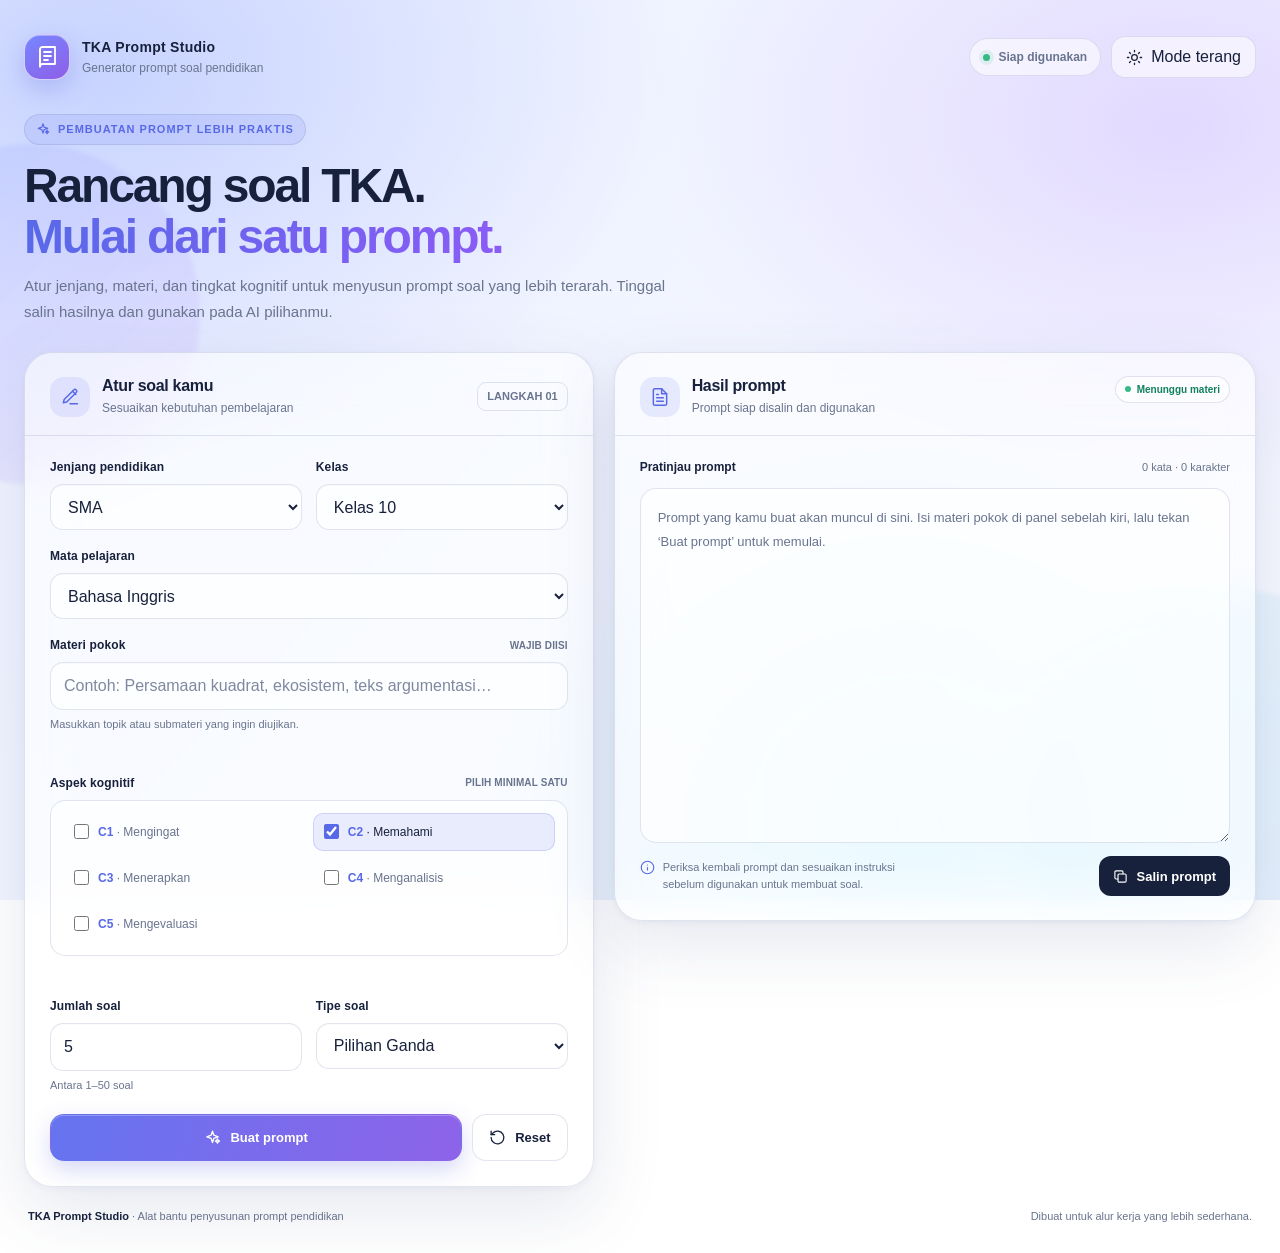
<file: html_folder/generator-tka-glass.html>
<!DOCTYPE html>
<html lang="id">
<head>
  <meta charset="UTF-8">
  <meta name="viewport" content="width=device-width, initial-scale=1.0">
  <meta name="theme-color" content="#eef3ff">
  <meta name="description" content="Generator prompt soal TKA. Susun prompt soal pendidikan berdasarkan jenjang, kelas, mata pelajaran, dan level kognitif.">
  <title>Generator Prompt Soal TKA</title>
  <style>
    :root {
      color-scheme: light;
      --bg: #edf2ff;
      --bg-2: #f7f8ff;
      --surface: rgba(255,255,255,.58);
      --surface-strong: rgba(255,255,255,.79);
      --surface-input: rgba(255,255,255,.63);
      --text: #17213c;
      --muted: #69748e;
      --line: rgba(100,119,166,.19);
      --accent: #5869e8;
      --accent-2: #8b5cf6;
      --accent-soft: rgba(88,105,232,.12);
      --success: #12805c;
      --shadow: 0 24px 70px rgba(59,74,130,.13), 0 2px 10px rgba(59,74,130,.05);
      --radius-xl: 28px;
      --radius-lg: 20px;
      --radius-md: 14px;
      --blur: blur(22px) saturate(150%);
    }
    :root[data-theme="dark"] {
      color-scheme: dark;
      --bg: #0b1020;
      --bg-2: #10182b;
      --surface: rgba(23,31,54,.64);
      --surface-strong: rgba(27,36,62,.84);
      --surface-input: rgba(10,16,32,.48);
      --text: #edf1ff;
      --muted: #a4aec9;
      --line: rgba(166,181,231,.16);
      --accent: #9aa6ff;
      --accent-2: #c0a1ff;
      --accent-soft: rgba(137,151,255,.15);
      --success: #6ee7b7;
      --shadow: 0 24px 70px rgba(0,0,0,.27), 0 2px 10px rgba(0,0,0,.14);
    }
    * { box-sizing: border-box; }
    html { min-height: 100%; scroll-behavior: smooth; }
    body {
      margin: 0;
      min-height: 100vh;
      color: var(--text);
      font-family: -apple-system, BlinkMacSystemFont, "SF Pro Display", "SF Pro Text", "Segoe UI", Roboto, Helvetica, Arial, sans-serif;
      background:
        radial-gradient(ellipse at 8% 8%, rgba(138,160,255,.38), transparent 35%),
        radial-gradient(ellipse at 92% 14%, rgba(191,158,255,.32), transparent 32%),
        radial-gradient(ellipse at 72% 92%, rgba(104,211,221,.22), transparent 34%),
        linear-gradient(135deg, var(--bg), var(--bg-2));
      background-attachment: fixed;
      line-height: 1.5;
      transition: background-color .25s ease, color .25s ease;
    }
    button, input, select, textarea { font: inherit; }
    button { -webkit-tap-highlight-color: transparent; }
    .ambient { position: fixed; inset: 0; z-index: -1; overflow: hidden; pointer-events: none; }
    .orb { position: absolute; border-radius: 999px; filter: blur(2px); opacity: .55; }
    .orb-one { width: 340px; height: 340px; background: linear-gradient(135deg,#91a9ff66,#d4a7ff55); top: 16%; left: -140px; }
    .orb-two { width: 420px; height: 420px; background: linear-gradient(135deg,#9ee9e455,#b8c5ff55); right: -160px; bottom: -110px; }
    .page { width: min(1240px, calc(100% - 48px)); margin: 0 auto; padding: 34px 0 28px; }
    .topbar { display: flex; align-items: center; justify-content: space-between; gap: 16px; margin-bottom: 34px; }
    .brand { display: flex; align-items: center; gap: 12px; min-width: 0; }
    .brand-mark { display: grid; place-items: center; flex: 0 0 46px; width: 46px; height: 46px; border: 1px solid rgba(255,255,255,.65); border-radius: 16px; color: white; background: linear-gradient(145deg,#7587ff,#8f5ee8); box-shadow: 0 9px 24px rgba(95,104,222,.28), inset 0 1px 0 rgba(255,255,255,.35); }
    .brand-mark svg { width: 24px; height: 24px; }
    .brand-name { font-size: 14px; font-weight: 750; letter-spacing: .02em; }
    .brand-sub { color: var(--muted); font-size: 12px; margin-top: 1px; }
    .top-actions { display: flex; align-items: center; gap: 10px; }
    .status-pill, .theme-toggle { border: 1px solid var(--line); background: var(--surface); backdrop-filter: var(--blur); -webkit-backdrop-filter: var(--blur); }
    .status-pill { display: inline-flex; align-items: center; gap: 8px; padding: 9px 13px; border-radius: 999px; color: var(--muted); font-size: 12px; font-weight: 650; }
    .status-dot { width: 7px; height: 7px; border-radius: 50%; background: #36bb86; box-shadow: 0 0 0 4px rgba(54,187,134,.12); }
    .theme-toggle { display: inline-flex; align-items: center; justify-content: center; gap: 8px; min-height: 42px; padding: 0 14px; border-radius: 14px; color: var(--text); cursor: pointer; transition: transform .2s ease, background .2s ease; }
    .theme-toggle:hover { transform: translateY(-1px); background: var(--surface-strong); }
    .theme-toggle svg { width: 17px; height: 17px; }
    .hero { margin: 0 0 26px; max-width: 770px; }
    .eyebrow { display: inline-flex; align-items: center; gap: 8px; color: var(--accent); background: var(--accent-soft); border: 1px solid var(--line); border-radius: 999px; padding: 6px 11px; font-size: 11px; font-weight: 800; letter-spacing: .09em; text-transform: uppercase; }
    .eyebrow svg { width: 14px; height: 14px; }
    h1 { margin: 15px 0 10px; font-size: clamp(30px, 4.1vw, 48px); line-height: 1.08; letter-spacing: -.045em; font-weight: 780; }
    .gradient-text { color: var(--accent); background: linear-gradient(100deg,var(--accent),var(--accent-2)); background-clip: text; -webkit-background-clip: text; -webkit-text-fill-color: transparent; }
    .hero p { max-width: 650px; margin: 0; color: var(--muted); font-size: 15px; line-height: 1.75; }
    .workspace { display: grid; grid-template-columns: minmax(0, .94fr) minmax(0, 1.06fr); align-items: start; gap: 20px; }
    .glass-card { border: 1px solid rgba(255,255,255,.54); border-color: var(--line); border-radius: var(--radius-xl); background: var(--surface); box-shadow: var(--shadow); backdrop-filter: var(--blur); -webkit-backdrop-filter: var(--blur); overflow: hidden; }
    .card-head { padding: 23px 25px 18px; border-bottom: 1px solid var(--line); display: flex; align-items: center; justify-content: space-between; gap: 12px; }
    .head-title { display: flex; align-items: center; gap: 12px; }
    .head-icon { display: grid; place-items: center; width: 40px; height: 40px; border-radius: 14px; background: var(--accent-soft); color: var(--accent); }
    .head-icon svg { width: 20px; height: 20px; }
    .card-head h2 { font-size: 16px; line-height: 1.3; margin: 0; letter-spacing: -.02em; }
    .card-head p { margin: 3px 0 0; font-size: 12px; color: var(--muted); }
    .step-label { padding: 5px 9px; border: 1px solid var(--line); border-radius: 9px; color: var(--muted); font-size: 11px; font-weight: 750; white-space: nowrap; }
    .form-body { padding: 22px 25px 25px; }
    .form-grid { display: grid; grid-template-columns: 1fr 1fr; gap: 17px 14px; }
    .field { min-width: 0; }
    .field.full { grid-column: 1 / -1; }
    .field-label { display: flex; align-items: center; justify-content: space-between; gap: 8px; margin: 0 0 8px; font-size: 12px; font-weight: 750; letter-spacing: .01em; }
    .optional { color: var(--muted); font-size: 10px; font-weight: 550; }
    .control { display: block; width: 100%; min-height: 46px; padding: 11px 13px; border: 1px solid var(--line); border-radius: 13px; outline: none; color: var(--text); background: var(--surface-input); box-shadow: inset 0 1px 1px rgba(20,32,65,.025); transition: border .2s ease, box-shadow .2s ease, background .2s ease; }
    .control:focus { border-color: var(--accent); box-shadow: 0 0 0 4px var(--accent-soft); }
    .control::placeholder { color: var(--muted); opacity: .85; }
    select.control { cursor: pointer; padding-right: 34px; }
    select.control option { color: #17213c; background: #fff; }
    input[type="number"] { appearance: textfield; -moz-appearance: textfield; }
    input[type="number"]::-webkit-inner-spin-button, input[type="number"]::-webkit-outer-spin-button { appearance: none; margin: 0; }
    .helper { color: var(--muted); margin-top: 6px; font-size: 11px; }
    .cognitive-box { display: grid; grid-template-columns: repeat(2,minmax(0,1fr)); gap: 8px; padding: 12px; border: 1px solid var(--line); border-radius: 15px; background: var(--surface-input); }
    .check-option { display: flex; align-items: center; gap: 9px; min-width: 0; padding: 9px 10px; border: 1px solid transparent; border-radius: 10px; color: var(--muted); font-size: 12px; cursor: pointer; transition: .18s ease; user-select: none; }
    .check-option:hover { background: var(--accent-soft); color: var(--text); }
    .check-option:has(input:checked) { color: var(--text); background: var(--accent-soft); border-color: rgba(113,127,238,.24); }
    .check-option input { width: 15px; height: 15px; margin: 0; accent-color: var(--accent); flex: 0 0 auto; }
    .check-code { color: var(--accent); font-weight: 800; }
    .form-actions { display: flex; gap: 10px; margin-top: 21px; }
    .btn { display: inline-flex; align-items: center; justify-content: center; gap: 9px; min-height: 47px; padding: 0 16px; border: 1px solid transparent; border-radius: 14px; font-weight: 750; font-size: 13px; cursor: pointer; transition: transform .18s ease, box-shadow .18s ease, background .18s ease, opacity .18s ease; }
    .btn:focus-visible, .theme-toggle:focus-visible { outline: 3px solid var(--accent); outline-offset: 3px; }
    .btn:hover { transform: translateY(-1px); }
    .btn:active { transform: translateY(0); }
    .btn svg { width: 17px; height: 17px; }
    .btn-primary { flex: 1; color: white; background: linear-gradient(105deg,#6574ef,#8d63e9); box-shadow: 0 9px 22px rgba(96,103,225,.25), inset 0 1px 0 rgba(255,255,255,.25); }
    .btn-primary:hover { box-shadow: 0 12px 27px rgba(96,103,225,.32), inset 0 1px 0 rgba(255,255,255,.25); }
    .btn-secondary { color: var(--text); border-color: var(--line); background: var(--surface-strong); }
    .btn-secondary:disabled { opacity: .42; cursor: not-allowed; transform: none; }
    .output-card { position: sticky; top: 18px; }
    .output-head { align-items: flex-start; }
    .output-state { display: inline-flex; align-items: center; gap: 6px; color: var(--success); border: 1px solid var(--line); border-radius: 999px; background: var(--surface-input); padding: 5px 9px; font-size: 10px; font-weight: 750; white-space: nowrap; }
    .output-state .status-dot { width: 6px; height: 6px; box-shadow: none; }
    .output-body { padding: 22px 25px 24px; }
    .output-toolbar { display: flex; align-items: center; justify-content: space-between; gap: 12px; margin-bottom: 12px; }
    .output-label { font-size: 12px; font-weight: 750; }
    .output-count { color: var(--muted); font-size: 11px; }
    .result-wrap { position: relative; }
    #result { display: block; width: 100%; min-height: 355px; resize: vertical; padding: 17px; border: 1px solid var(--line); border-radius: 16px; outline: none; color: var(--text); background: var(--surface-input); font-size: 13px; line-height: 1.8; overflow-wrap: anywhere; white-space: pre-wrap; transition: border-color .2s ease, box-shadow .2s ease; }
    #result:focus { border-color: var(--accent); box-shadow: 0 0 0 4px var(--accent-soft); }
    #result::placeholder { color: var(--muted); }
    .output-footer { display: flex; align-items: center; justify-content: space-between; gap: 12px; margin-top: 13px; }
    .tip { display: flex; align-items: flex-start; gap: 8px; color: var(--muted); font-size: 11px; line-height: 1.55; max-width: 270px; }
    .tip svg { width: 15px; height: 15px; flex: 0 0 auto; margin-top: 1px; color: var(--accent); }
    .btn-copy { color: white; background: var(--text); min-height: 40px; padding: 0 13px; border-radius: 12px; }
    :root[data-theme="dark"] .btn-copy { color: #11182a; background: #eef1ff; }
    .btn-copy svg { width: 15px; height: 15px; }
    .toast { position: fixed; z-index: 20; right: 22px; bottom: 22px; max-width: calc(100% - 44px); display: flex; align-items: center; gap: 9px; padding: 13px 16px; border: 1px solid var(--line); border-radius: 15px; color: var(--text); background: var(--surface-strong); backdrop-filter: var(--blur); -webkit-backdrop-filter: var(--blur); box-shadow: var(--shadow); font-size: 13px; font-weight: 650; opacity: 0; transform: translateY(12px); pointer-events: none; transition: .22s ease; }
    .toast.show { opacity: 1; transform: translateY(0); }
    .toast svg { width: 17px; height: 17px; color: var(--success); }
    .footer { display: flex; justify-content: space-between; gap: 12px; padding: 21px 4px 0; color: var(--muted); font-size: 11px; }
    .footer strong { color: var(--text); font-weight: 700; }
    .error-note { min-height: 17px; margin-top: 7px; color: #dc5454; font-size: 11px; }
    @media (max-width: 900px) {
      .page { width: min(760px, calc(100% - 32px)); padding-top: 24px; }
      .workspace { grid-template-columns: 1fr; }
      .output-card { position: static; }
      .hero { margin-bottom: 22px; }
      #result { min-height: 300px; }
    }
    @media (max-width: 560px) {
      .page { width: calc(100% - 24px); padding: 16px 0 18px; }
      .topbar { align-items: flex-start; margin-bottom: 25px; }
      .brand-mark { width: 42px; height: 42px; flex-basis: 42px; border-radius: 14px; }
      .brand-name { font-size: 13px; }
      .brand-sub { max-width: 185px; font-size: 10px; }
      .status-pill { display: none; }
      .theme-toggle { width: 42px; height: 42px; min-height: 42px; padding: 0; }
      .theme-toggle span { display: none; }
      .hero { margin-bottom: 19px; }
      h1 { font-size: clamp(29px, 9vw, 39px); margin-top: 13px; }
      .hero p { font-size: 13px; line-height: 1.7; }
      .glass-card { border-radius: 22px; }
      .card-head { padding: 18px 17px 15px; }
      .head-icon { width: 37px; height: 37px; border-radius: 12px; }
      .card-head h2 { font-size: 15px; }
      .card-head p { font-size: 11px; }
      .form-body, .output-body { padding: 18px 16px 19px; }
      .form-grid { grid-template-columns: 1fr; gap: 15px; }
      .field.full { grid-column: auto; }
      .cognitive-box { grid-template-columns: 1fr 1fr; gap: 5px; padding: 8px; }
      .check-option { padding: 9px 7px; font-size: 11px; }
      .form-actions { gap: 8px; }
      .btn { font-size: 12px; padding: 0 12px; }
      .output-head { align-items: center; }
      .output-head .head-title { gap: 9px; }
      .output-state { font-size: 9px; padding: 5px 7px; }
      #result { min-height: 300px; padding: 13px; font-size: 12px; }
      .output-footer { align-items: flex-start; }
      .tip { max-width: 60%; }
      .footer { flex-direction: column; padding: 17px 3px 0; gap: 5px; }
    }
    @media (prefers-reduced-motion: reduce) {
      *, *::before, *::after { scroll-behavior: auto !important; transition-duration: .01ms !important; animation-duration: .01ms !important; }
    }
  </style>
</head>
<body>
  <div class="ambient" aria-hidden="true"><div class="orb orb-one"></div><div class="orb orb-two"></div></div>
  <main class="page">
    <header class="topbar">
      <div class="brand" aria-label="Generator Prompt TKA">
        <div class="brand-mark" aria-hidden="true">
          <svg viewBox="0 0 24 24" fill="none" stroke="currentColor" stroke-width="1.8" stroke-linecap="round" stroke-linejoin="round"><path d="M5 4.5A2.5 2.5 0 0 1 7.5 2H20v17H7.5A2.5 2.5 0 0 0 5 21.5z"/><path d="M5 4.5v17M9 7h7M9 11h7M9 15h4"/></svg>
        </div>
        <div><div class="brand-name">TKA Prompt Studio</div><div class="brand-sub">Generator prompt soal pendidikan</div></div>
      </div>
      <div class="top-actions">
        <div class="status-pill"><span class="status-dot"></span> Siap digunakan</div>
        <button class="theme-toggle" id="themeToggle" type="button" aria-label="Ubah tema" title="Ubah tema">
          <svg id="themeIcon" viewBox="0 0 24 24" fill="none" stroke="currentColor" stroke-width="1.8" stroke-linecap="round" stroke-linejoin="round" aria-hidden="true"><circle cx="12" cy="12" r="4"/><path d="M12 2v2m0 16v2M4.93 4.93l1.42 1.42m11.3 11.3 1.42 1.42M2 12h2m16 0h2M4.93 19.07l1.42-1.42m11.3-11.3 1.42-1.42"/></svg>
          <span id="themeText">Mode terang</span>
        </button>
      </div>
    </header>

    <section class="hero">
      <div class="eyebrow"><svg viewBox="0 0 24 24" fill="none" stroke="currentColor" stroke-width="2" stroke-linecap="round" stroke-linejoin="round" aria-hidden="true"><path d="m12 3 1.9 5.8L20 11l-6.1 2.2L12 19l-1.9-5.8L4 11l6.1-2.2L12 3Z"/><path d="m19 14 1.1 2.2L22 17l-1.9.8L19 20l-1.1-2.2L16 17l1.9-.8L19 14Z"/></svg> Pembuatan prompt lebih praktis</div>
      <h1>Rancang soal TKA.<br><span class="gradient-text">Mulai dari satu prompt.</span></h1>
      <p>Atur jenjang, materi, dan tingkat kognitif untuk menyusun prompt soal yang lebih terarah. Tinggal salin hasilnya dan gunakan pada AI pilihanmu.</p>
    </section>

    <section class="workspace" aria-label="Generator prompt soal TKA">
      <section class="glass-card">
        <div class="card-head">
          <div class="head-title">
            <div class="head-icon" aria-hidden="true"><svg viewBox="0 0 24 24" fill="none" stroke="currentColor" stroke-width="1.8" stroke-linecap="round" stroke-linejoin="round"><path d="M12 20h9"/><path d="M16.5 3.5a2.12 2.12 0 0 1 3 3L8 18l-4 1 1-4Z"/><path d="m15 5 4 4"/></svg></div>
            <div><h2>Atur soal kamu</h2><p>Sesuaikan kebutuhan pembelajaran</p></div>
          </div>
          <span class="step-label">LANGKAH 01</span>
        </div>
        <form class="form-body" id="promptForm" novalidate>
          <div class="form-grid">
            <div class="field">
              <label class="field-label" for="level">Jenjang pendidikan</label>
              <select class="control" id="level" name="level"></select>
            </div>
            <div class="field">
              <label class="field-label" for="grade">Kelas</label>
              <select class="control" id="grade" name="grade"></select>
            </div>
            <div class="field full">
              <label class="field-label" for="subject">Mata pelajaran</label>
              <select class="control" id="subject" name="subject"></select>
            </div>
            <div class="field full">
              <label class="field-label" for="topic">Materi pokok <span class="optional">WAJIB DIISI</span></label>
              <input class="control" id="topic" name="topic" type="text" placeholder="Contoh: Persamaan kuadrat, ekosistem, teks argumentasi…" maxlength="300" autocomplete="off" aria-describedby="topicHelp topicError" required>
              <div class="helper" id="topicHelp">Masukkan topik atau submateri yang ingin diujikan.</div>
              <div class="error-note" id="topicError" role="alert"></div>
            </div>
            <div class="field full">
              <div class="field-label">Aspek kognitif <span class="optional">PILIH MINIMAL SATU</span></div>
              <div class="cognitive-box" id="cognitiveOptions">
                <label class="check-option"><input class="cognitive-check" type="checkbox" value="C1 (Mengingat)" id="c1"><span><span class="check-code">C1</span> · Mengingat</span></label>
                <label class="check-option"><input class="cognitive-check" type="checkbox" value="C2 (Memahami)" id="c2" checked><span><span class="check-code">C2</span> · Memahami</span></label>
                <label class="check-option"><input class="cognitive-check" type="checkbox" value="C3 (Menerapkan)" id="c3"><span><span class="check-code">C3</span> · Menerapkan</span></label>
                <label class="check-option"><input class="cognitive-check" type="checkbox" value="C4 (Menganalisis)" id="c4"><span><span class="check-code">C4</span> · Menganalisis</span></label>
                <label class="check-option"><input class="cognitive-check" type="checkbox" value="C5 (Mengevaluasi)" id="c5"><span><span class="check-code">C5</span> · Mengevaluasi</span></label>
              </div>
              <div class="error-note" id="cognitiveError" role="alert"></div>
            </div>
            <div class="field">
              <label class="field-label" for="questionCount">Jumlah soal</label>
              <input class="control" id="questionCount" name="questionCount" type="number" value="5" min="1" max="50" inputmode="numeric" required>
              <div class="helper">Antara 1–50 soal</div>
            </div>
            <div class="field">
              <label class="field-label" for="typeQuestion">Tipe soal</label>
              <select class="control" id="typeQuestion" name="typeQuestion"></select>
            </div>
          </div>
          <div class="form-actions">
            <button class="btn btn-primary" id="generateBtn" type="submit"><svg viewBox="0 0 24 24" fill="none" stroke="currentColor" stroke-width="1.9" stroke-linecap="round" stroke-linejoin="round" aria-hidden="true"><path d="m12 3 1.9 5.8L20 11l-6.1 2.2L12 19l-1.9-5.8L4 11l6.1-2.2L12 3Z"/><path d="m19 14 1.1 2.2L22 17l-1.9.8L19 20l-1.1-2.2L16 17l1.9-.8L19 14Z"/></svg> Buat prompt</button>
            <button class="btn btn-secondary" id="resetBtn" type="button" title="Kembalikan pengaturan awal"><svg viewBox="0 0 24 24" fill="none" stroke="currentColor" stroke-width="1.8" stroke-linecap="round" stroke-linejoin="round" aria-hidden="true"><path d="M3 12a9 9 0 1 0 2.64-6.36L3 8"/><path d="M3 3v5h5"/></svg> Reset</button>
          </div>
        </form>
      </section>

      <section class="glass-card output-card">
        <div class="card-head output-head">
          <div class="head-title">
            <div class="head-icon" aria-hidden="true"><svg viewBox="0 0 24 24" fill="none" stroke="currentColor" stroke-width="1.8" stroke-linecap="round" stroke-linejoin="round"><path d="M14 2H6a2 2 0 0 0-2 2v16a2 2 0 0 0 2 2h12a2 2 0 0 0 2-2V8Z"/><path d="M14 2v6h6M8 13h8M8 17h8M8 9h2"/></svg></div>
            <div><h2>Hasil prompt</h2><p>Prompt siap disalin dan digunakan</p></div>
          </div>
          <span class="output-state" id="outputState"><span class="status-dot"></span><span id="outputStateText">Menunggu materi</span></span>
        </div>
        <div class="output-body">
          <div class="output-toolbar"><label class="output-label" for="result">Pratinjau prompt</label><span class="output-count" id="outputCount">0 kata · 0 karakter</span></div>
          <div class="result-wrap"><textarea id="result" readonly spellcheck="false" placeholder="Prompt yang kamu buat akan muncul di sini. Isi materi pokok di panel sebelah kiri, lalu tekan ‘Buat prompt’ untuk memulai." aria-label="Hasil prompt yang dibuat"></textarea></div>
          <div class="output-footer">
            <div class="tip"><svg viewBox="0 0 24 24" fill="none" stroke="currentColor" stroke-width="1.8" stroke-linecap="round" stroke-linejoin="round" aria-hidden="true"><circle cx="12" cy="12" r="10"/><path d="M12 16v-4M12 8h.01"/></svg><span>Periksa kembali prompt dan sesuaikan instruksi sebelum digunakan untuk membuat soal.</span></div>
            <button class="btn btn-copy" id="copyBtn" type="button" disabled><svg viewBox="0 0 24 24" fill="none" stroke="currentColor" stroke-width="1.8" stroke-linecap="round" stroke-linejoin="round" aria-hidden="true"><rect x="8" y="8" width="13" height="13" rx="2"/><path d="M16 8V5a2 2 0 0 0-2-2H5a2 2 0 0 0-2 2v9a2 2 0 0 0 2 2h3"/></svg> Salin prompt</button>
          </div>
        </div>
      </section>
    </section>

    <footer class="footer"><span><strong>TKA Prompt Studio</strong> · Alat bantu penyusunan prompt pendidikan</span><span>Dibuat untuk alur kerja yang lebih sederhana.</span></footer>
  </main>
  <div class="toast" id="toast" role="status" aria-live="polite"><svg viewBox="0 0 24 24" fill="none" stroke="currentColor" stroke-width="2" stroke-linecap="round" stroke-linejoin="round" aria-hidden="true"><path d="m5 12 4 4L19 6"/></svg><span id="toastText">Prompt berhasil disalin.</span></div>

  <script>
    'use strict';
    const typeQ = ['Pilihan Ganda', 'Pernyataan', 'Benar Salah'];
    const educationalData = {
      'SD': {
        grades: ['Kelas 1', 'Kelas 2', 'Kelas 3', 'Kelas 4', 'Kelas 5', 'Kelas 6'],
        subjects: ['Matematika', 'Bahasa Indonesia', 'Ilmu Pengetahuan Alam (IPA)', 'Ilmu Pengetahuan Sosial (IPS)', 'Pendidikan Pancasila (PPKn)']
      },
      'SMP': {
        grades: ['Kelas 7', 'Kelas 8', 'Kelas 9'],
        subjects: ['Matematika', 'Bahasa Indonesia', 'Bahasa Inggris', 'IPA Terpadu (Fisika, Biologi)', 'IPS Terpadu (Sejarah, Geografi, Ekonomi)']
      },
      'SMA': {
        grades: ['Kelas 10', 'Kelas 11', 'Kelas 12'],
        subjects: ['Antropologi', 'Bahasa Indonesia', 'Bahasa Inggris', 'Bahasa Jerman', 'Bahasa Jawa', 'Biologi', 'Ekonomi', 'Fisika', 'Geografi', 'Informatika', 'Kimia', 'Matematika', 'Matematika Lanjut', 'Pendidikan Agama Islam dan Budi Pekerti', 'Pendidikan Agama Kristen dan Budi Pekerti', 'Pendidikan Agama Katolik dan Budi Pekerti', 'Pendidikan Jasmani, Olahraga, dan Kesehatan', 'Pendidikan Pancasila dan Kewarganegaraan', 'Seni Lukis', 'Seni Musik', 'Seni Tari', 'Sejarah Indonesia', 'Sosiologi']
      },
      'SMK': {
        grades: ['Kelas 10', 'Kelas 11', 'Kelas 12', 'Kelas 13'],
        subjects: ['Matematika Wajib', 'Bahasa Indonesia', 'Bahasa Inggris', 'Sejarah Indonesia', 'Fisika', 'Kimia', 'Biologi', 'Ekonomi', 'Geografi', 'Sosiologi']
      }
    };

    const $ = (id) => document.getElementById(id);
    const levelSelect = $('level');
    const gradeSelect = $('grade');
    const subjectSelect = $('subject');
    const typeQuestion = $('typeQuestion');
    const topicInput = $('topic');
    const questionCountInput = $('questionCount');
    const resultTextarea = $('result');
    const copyBtn = $('copyBtn');
    let currentPrompt = '';
    let toastTimer;

    function populateDropdown(element, items) {
      element.replaceChildren();
      items.forEach((item) => {
        const option = document.createElement('option');
        option.value = item;
        option.textContent = item;
        element.appendChild(option);
      });
    }

    function updateDropdowns(preferredGrade, preferredSubject) {
      const data = educationalData[levelSelect.value];
      populateDropdown(gradeSelect, data.grades);
      populateDropdown(subjectSelect, data.subjects);
      if (preferredGrade && data.grades.includes(preferredGrade)) gradeSelect.value = preferredGrade;
      if (preferredSubject && data.subjects.includes(preferredSubject)) subjectSelect.value = preferredSubject;
    }

    function readableList(items) {
      if (items.length <= 1) return items[0] || '';
      if (items.length === 2) return items.join(' dan ');
      return items.slice(0, -1).join(', ') + ', dan ' + items[items.length - 1];
    }

    function buildPrompt() {
      const level = levelSelect.value;
      const grade = gradeSelect.value;
      const subject = subjectSelect.value;
      const topic = topicInput.value.trim();
      const questionCount = Math.max(1, Math.min(50, Number.parseInt(questionCountInput.value, 10) || 1));
      questionCountInput.value = questionCount;
      const type = typeQuestion.value;
      const selectedCognitive = Array.from(document.querySelectorAll('.cognitive-check:checked')).map((cb) => cb.value);

      $('topicError').textContent = '';
      $('cognitiveError').textContent = '';
      topicInput.removeAttribute('aria-invalid');

      if (!topic) {
        $('topicError').textContent = 'Materi pokok perlu diisi terlebih dahulu.';
        topicInput.setAttribute('aria-invalid', 'true');
        topicInput.focus();
        updateOutput('', 'Materi belum diisi');
        return;
      }
      if (selectedCognitive.length === 0) {
        $('cognitiveError').textContent = 'Pilih minimal satu aspek kognitif.';
        $('cognitiveOptions').scrollIntoView({ behavior: 'smooth', block: 'center' });
        updateOutput('', 'Pilih aspek kognitif');
        return;
      }
      const cognitiveText = readableList(selectedCognitive);
      let prompt = '';
      if (type === 'Pilihan Ganda') {
        prompt = `Saya adalah guru mata pelajaran ${subject} pada kelas ${grade} untuk jenjang ${level}. Buatkan saya ${questionCount} soal tipe ${type} untuk mata pelajaran ${subject}, kelas ${grade}, jenjang ${level}, dengan materi pokok "${topic}" yang menguji aspek level kognitif ${cognitiveText}. Setiap soal memiliki 5 opsi jawaban. Sertakan kunci jawaban, penjelasan, Indikator Soal, Tujuan Pembelajaran, dan Lingkup Materi.`;
      } else if (type === 'Pernyataan') {
        prompt = `Saya adalah guru mata pelajaran ${subject} pada kelas ${grade} untuk jenjang ${level}. Buatkan ${questionCount} soal tipe Pernyataan dengan narasi yang berbeda-beda. Untuk setiap soal, buat narasi 4 kalimat berdasarkan materi "${topic}" yang menguji aspek level kognitif ${cognitiveText}. Setelah itu, berikan 5 pernyataan berdasarkan narasi dengan masing-masing satu kalimat yang cukup kompleks. Acak urutan pernyataan benar dan salah (misalnya nomor 1, 3, 5 benar serta 2, 4 salah), dan sediakan kotak centang di samping kiri setiap pernyataan. Sertakan kunci jawaban, penjelasan, Indikator Soal, Tujuan Pembelajaran, dan Lingkup Materi.`;
      } else if (type === 'Benar Salah') {
        prompt = `Saya adalah guru mata pelajaran ${subject} pada kelas ${grade} untuk jenjang ${level}. Buatkan ${questionCount} soal tipe Benar dan Salah dengan narasi berbeda-beda. Untuk setiap soal, buat narasi 4 kalimat berdasarkan materi "${topic}" yang menguji aspek level kognitif ${cognitiveText}. Kemudian berikan 3 pernyataan yang cukup kompleks berdasarkan narasi. Buat tabel dengan 3 kolom dan 4 baris: kolom pertama berjudul "Pernyataan", kolom kedua "Benar", dan kolom ketiga "Salah". Isi tiga baris berikutnya dengan pernyataan, serta sediakan lingkaran kosong pada kolom Benar dan Salah di setiap baris. Sertakan kunci jawaban, penjelasan, Indikator Soal, Tujuan Pembelajaran, dan Lingkup Materi.`;
      }
      updateOutput(prompt, 'Prompt siap');
    }

    function updateOutput(prompt, state) {
      currentPrompt = prompt;
      resultTextarea.value = prompt;
      copyBtn.disabled = !prompt;
      $('outputStateText').textContent = state;
      $('outputCount').textContent = `${prompt ? prompt.trim().split(/\s+/).length : 0} kata · ${prompt.length} karakter`;
    }

    function showToast(message) {
      $('toastText').textContent = message;
      $('toast').classList.add('show');
      window.clearTimeout(toastTimer);
      toastTimer = window.setTimeout(() => $('toast').classList.remove('show'), 2400);
    }

    async function copyPrompt() {
      if (!currentPrompt) return;
      try {
        if (navigator.clipboard && window.isSecureContext) {
          await navigator.clipboard.writeText(currentPrompt);
        } else {
          resultTextarea.focus();
          resultTextarea.select();
          const successful = document.execCommand('copy');
          if (!successful) throw new Error('Copy command failed');
          resultTextarea.setSelectionRange(0, 0);
        }
        showToast('Prompt berhasil disalin ke clipboard.');
      } catch (error) {
        resultTextarea.focus();
        resultTextarea.select();
        showToast('Salin manual dengan menekan Ctrl/Cmd + C.');
      }
    }

    function setTheme(theme) {
      const dark = theme === 'dark';
      document.documentElement.dataset.theme = dark ? 'dark' : 'light';
      $('themeText').textContent = dark ? 'Mode gelap' : 'Mode terang';
      $('themeIcon').innerHTML = dark
        ? '<path d="M20.9 13A9 9 0 0 1 11 3.1 9 9 0 1 0 20.9 13Z"/>'
        : '<circle cx="12" cy="12" r="4"/><path d="M12 2v2m0 16v2M4.93 4.93l1.42 1.42m11.3 11.3 1.42 1.42M2 12h2m16 0h2M4.93 19.07l1.42-1.42m11.3-11.3 1.42-1.42"/>';
      $('themeToggle').setAttribute('aria-label', dark ? 'Aktifkan mode terang' : 'Aktifkan mode gelap');
      document.querySelector('meta[name="theme-color"]').setAttribute('content', dark ? '#0b1020' : '#eef3ff');
      try { localStorage.setItem('tka-theme', dark ? 'dark' : 'light'); } catch (_) { /* Storage can be blocked in private contexts. */ }
    }

    function resetForm() {
      levelSelect.value = 'SMA';
      updateDropdowns('Kelas 10', 'Bahasa Inggris');
      typeQuestion.value = 'Pilihan Ganda';
      topicInput.value = '';
      questionCountInput.value = '5';
      document.querySelectorAll('.cognitive-check').forEach((cb) => { cb.checked = cb.id === 'c2'; });
      $('topicError').textContent = '';
      $('cognitiveError').textContent = '';
      topicInput.removeAttribute('aria-invalid');
      updateOutput('', 'Menunggu materi');
      topicInput.focus();
      showToast('Pengaturan dikembalikan ke awal.');
    }

    // Initial values and responsive, live dropdowns.
    populateDropdown(levelSelect, ['SMA', 'SMK', 'SMP', 'SD']);
    populateDropdown(typeQuestion, typeQ);
    levelSelect.value = 'SMA';
    updateDropdowns('Kelas 10', 'Bahasa Inggris');
    typeQuestion.value = 'Pilihan Ganda';
    try {
      const savedTheme = localStorage.getItem('tka-theme');
      const preferredTheme = window.matchMedia && window.matchMedia('(prefers-color-scheme: dark)').matches ? 'dark' : 'light';
      setTheme(savedTheme || preferredTheme);
    } catch (_) { setTheme('light'); }

    $('promptForm').addEventListener('submit', (event) => { event.preventDefault(); buildPrompt(); });
    levelSelect.addEventListener('change', () => updateDropdowns());
    $('themeToggle').addEventListener('click', () => setTheme(document.documentElement.dataset.theme === 'dark' ? 'light' : 'dark'));
    copyBtn.addEventListener('click', copyPrompt);
    $('resetBtn').addEventListener('click', resetForm);
    topicInput.addEventListener('input', () => {
      if (topicInput.value.trim()) { $('topicError').textContent = ''; topicInput.removeAttribute('aria-invalid'); }
    });
    document.querySelectorAll('.cognitive-check').forEach((cb) => cb.addEventListener('change', () => {
      if (document.querySelector('.cognitive-check:checked')) $('cognitiveError').textContent = '';
    }));
  </script>
</body>
</html>
</file>
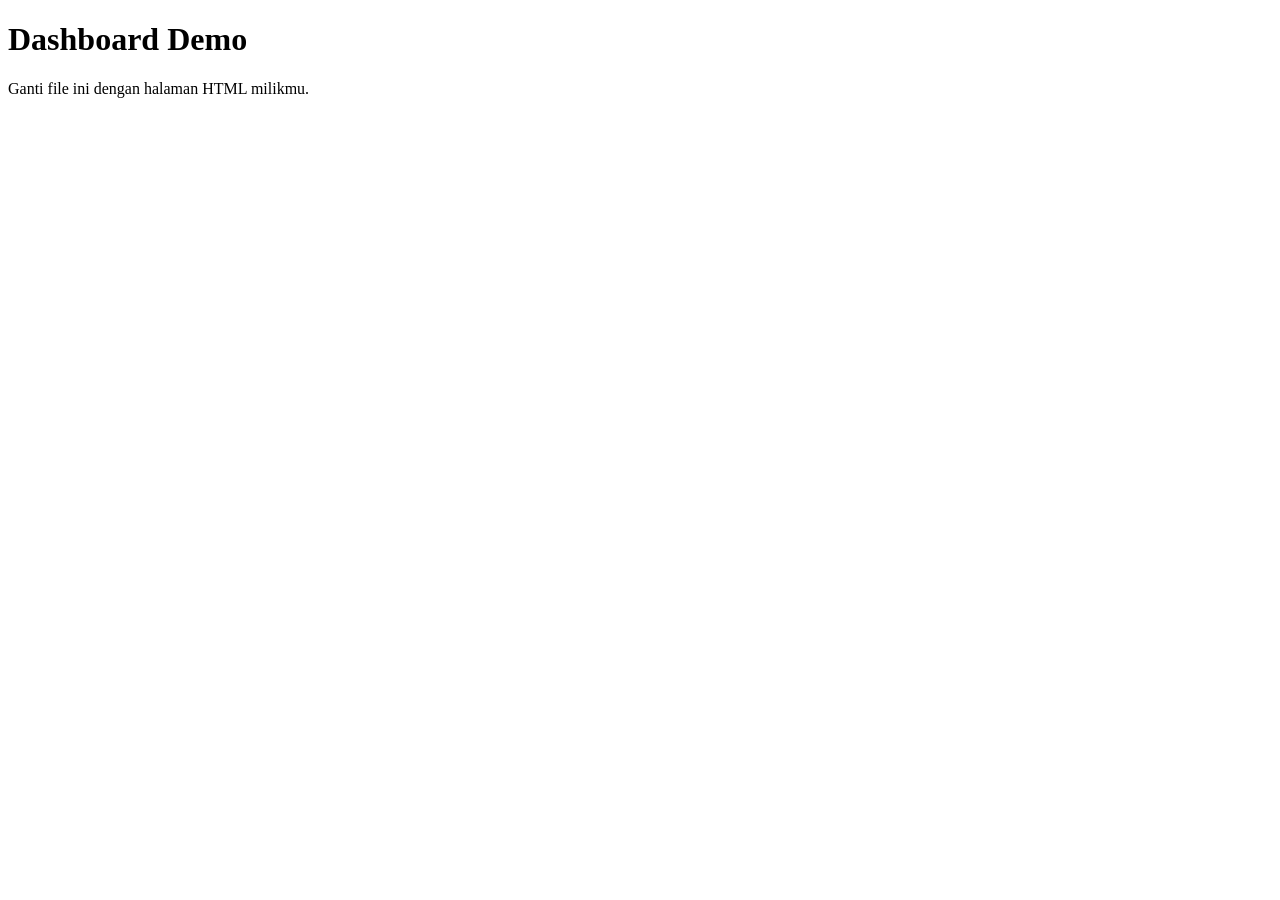
<file: html_folder/html2.html>
<!DOCTYPE html>
<html lang="id">
<head>
    <meta charset="UTF-8">
    <meta name="viewport" content="width=device-width, initial-scale=1.0">
    <title>Dashboard Demo</title>
</head>
<body>
    <h1>Dashboard Demo</h1>
    <p>Ganti file ini dengan halaman HTML milikmu.</p>
</body>
</html>
</file>
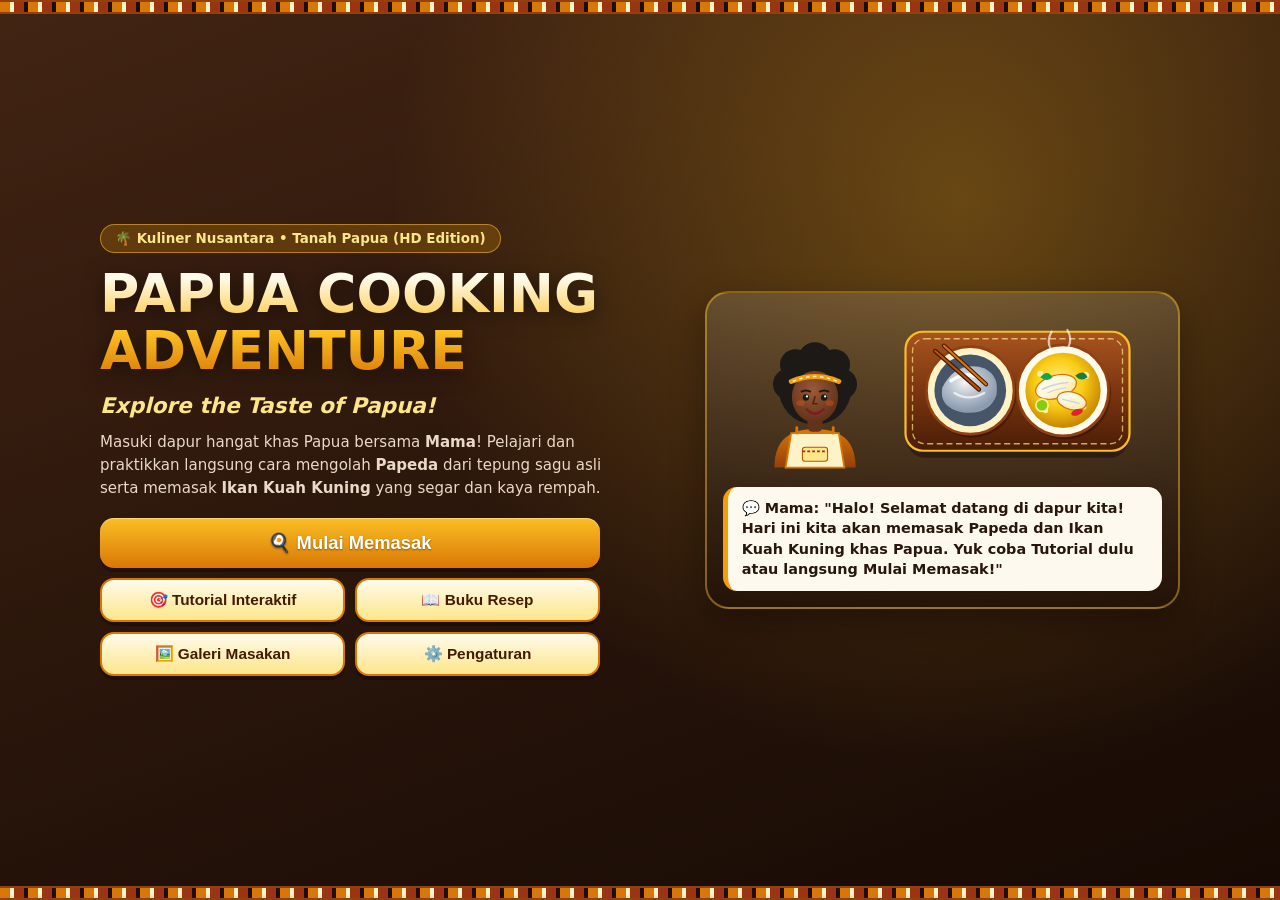
<file: html_folder/html3.html>
<!DOCTYPE html>
<html lang="id">
<head>
  <meta charset="UTF-8" />
  <meta name="viewport" content="width=device-width, initial-scale=1.0, maximum-scale=1.0, user-scalable=no" />
  <title>PAPUA COOKING ADVENTURE — HD Culinary Edition</title>
  <style>
    :root {
      --bg-wood-dark: #26130a;
      --bg-wood-mid: #4a2816;
      --bg-wood-light: #7c4726;
      --accent-gold: #f59e0b;
      --accent-turmeric: #eab308;
      --accent-terracotta: #c2410c;
      --accent-leaf: #15803d;
      --accent-leaf-light: #22c55e;
      --cream-paper: #fef9ef;
      --text-dark: #29170d;
      --text-muted: #6b4c3b;
      --shadow-soft: 0 14px 32px rgba(15, 6, 2, 0.42);
      --shadow-card: 0 6px 18px rgba(41, 23, 13, 0.2);
      --radius-lg: 20px;
      --radius-md: 14px;
      --radius-sm: 10px;
    }

    * {
      box-sizing: border-box;
      margin: 0;
      padding: 0;
      -webkit-tap-highlight-color: transparent;
      user-select: none;
    }

    html, body {
      width: 100%;
      height: 100dvh;
      overflow: hidden;
      font-family: 'Segoe UI', system-ui, -apple-system, BlinkMacSystemFont, Roboto, sans-serif;
      background: radial-gradient(circle at top, #5c3720 0%, #1a0c05 100%);
      color: var(--text-dark);
    }

    /* ==================== SCREEN SYSTEM ==================== */
    .screen {
      position: fixed;
      inset: 0;
      width: 100%;
      height: 100dvh;
      display: none;
      flex-direction: column;
      z-index: 10;
      animation: fadeIn 0.32s ease;
    }

    .screen.active {
      display: flex;
    }

    @keyframes fadeIn {
      from { opacity: 0; transform: scale(0.99); }
      to { opacity: 1; transform: scale(1); }
    }

    @keyframes floatSlow {
      0%, 100% { transform: translateY(0px); }
      50% { transform: translateY(-6px); }
    }

    @keyframes pulseGlow {
      0%, 100% { box-shadow: 0 0 0 0 rgba(245, 158, 11, 0.6); }
      50% { box-shadow: 0 0 0 12px rgba(245, 158, 11, 0); }
    }

    /* Traditional Papuan Woodcarving Geometric Border */
    .papua-border-strip {
      height: 14px;
      width: 100%;
      background-color: #2d160b;
      background-image: repeating-linear-gradient(
        90deg,
        #d97706 0px, #d97706 10px,
        #fef3c7 10px, #fef3c7 14px,
        #9a3412 14px, #9a3412 24px,
        #1c0d06 24px, #1c0d06 28px
      );
      border-top: 2px solid #92400e;
      border-bottom: 2px solid #92400e;
      flex-shrink: 0;
    }

    /* Buttons */
    .btn {
      border: none;
      border-radius: var(--radius-md);
      padding: 11px 18px;
      font-size: 0.96rem;
      font-weight: 700;
      cursor: pointer;
      display: inline-flex;
      align-items: center;
      justify-content: center;
      gap: 7px;
      transition: transform 0.12s ease, filter 0.12s ease;
      min-height: 44px;
      box-shadow: 0 4px 0 rgba(0,0,0,0.28), inset 0 1px 0 rgba(255,255,255,0.35);
    }

    .btn:active {
      transform: translateY(2px);
      box-shadow: 0 1px 0 rgba(0,0,0,0.28);
    }

    .btn-primary {
      background: linear-gradient(180deg, #fbbf24 0%, #d97706 100%);
      color: #fff;
      text-shadow: 0 1px 2px rgba(0,0,0,0.4);
    }

    .btn-green {
      background: linear-gradient(180deg, #22c55e 0%, #15803d 100%);
      color: #fff;
      text-shadow: 0 1px 2px rgba(0,0,0,0.35);
    }

    .btn-secondary {
      background: linear-gradient(180deg, #fffbeb 0%, #fde68a 100%);
      color: #451a03;
      border: 2px solid #d97706;
    }

    .btn-danger {
      background: linear-gradient(180deg, #ef4444 0%, #b91c1c 100%);
      color: #fff;
    }

    .btn-sm {
      padding: 6px 11px;
      font-size: 0.82rem;
      min-height: 35px;
      border-radius: var(--radius-sm);
    }

    /* ==================== 1. MAIN MENU SCREEN ==================== */
    #screen-menu {
      background:
        radial-gradient(circle at 75% 22%, rgba(251, 191, 36, 0.28), transparent 48%),
        linear-gradient(160deg, #422413 0%, #241209 65%, #160a04 100%);
      color: var(--cream-paper);
      justify-content: space-between;
      overflow-y: auto;
    }

    .menu-container {
      flex: 1;
      max-width: 1120px;
      width: 100%;
      margin: 0 auto;
      padding: 16px 20px;
      display: grid;
      grid-template-columns: 1.1fr 0.9fr;
      gap: 24px;
      align-items: center;
    }

    .menu-hero {
      display: flex;
      flex-direction: column;
      gap: 13px;
    }

    .badge-papua {
      display: inline-flex;
      align-items: center;
      gap: 8px;
      background: rgba(245, 158, 11, 0.22);
      border: 1px solid rgba(251, 191, 36, 0.55);
      color: #fde68a;
      padding: 6px 14px;
      border-radius: 999px;
      font-size: 0.84rem;
      font-weight: 700;
      width: fit-content;
    }

    .game-logo-title {
      font-size: clamp(2rem, 4.4vw, 3.35rem);
      font-weight: 900;
      line-height: 1.06;
      background: linear-gradient(180deg, #fffbeb 10%, #fbbf24 58%, #d97706 100%);
      -webkit-background-clip: text;
      -webkit-text-fill-color: transparent;
      filter: drop-shadow(0 4px 10px rgba(0,0,0,0.5));
    }

    .game-tagline {
      font-size: clamp(1.05rem, 2vw, 1.35rem);
      color: #fde68a;
      font-weight: 600;
      font-style: italic;
    }

    .menu-desc {
      color: #ebd9c8;
      font-size: 0.94rem;
      line-height: 1.55;
      max-width: 520px;
    }

    .menu-buttons-grid {
      display: grid;
      grid-template-columns: 1fr 1fr;
      gap: 10px;
      margin-top: 4px;
      max-width: 500px;
    }

    .menu-buttons-grid .btn-start-main {
      grid-column: span 2;
      font-size: 1.15rem;
      padding: 14px 22px;
      animation: pulseGlow 2.4s infinite;
    }

    .menu-visual-card {
      background: linear-gradient(180deg, rgba(255, 251, 235, 0.14) 0%, rgba(36, 18, 9, 0.78) 100%);
      border: 2px solid rgba(251, 191, 36, 0.45);
      border-radius: 24px;
      padding: 16px;
      display: flex;
      flex-direction: column;
      align-items: center;
      gap: 12px;
      box-shadow: var(--shadow-soft);
    }

    .menu-showcase-row {
      display: flex;
      align-items: flex-end;
      justify-content: center;
      gap: 10px;
      width: 100%;
    }

    .menu-mama-box {
      width: 140px;
      animation: floatSlow 3.5s ease-in-out infinite;
    }

    .menu-dish-box {
      flex: 1;
      max-width: 245px;
    }

    .mama-welcome-bubble {
      background: var(--cream-paper);
      color: var(--text-dark);
      padding: 11px 14px;
      border-radius: 14px;
      font-size: 0.9rem;
      font-weight: 600;
      line-height: 1.42;
      box-shadow: var(--shadow-card);
      border-left: 5px solid var(--accent-gold);
      width: 100%;
    }

    /* ==================== 2. GAMEPLAY SCREEN ==================== */
    #screen-game {
      background: #2b180e;
      justify-content: space-between;
    }

    .game-hud {
      background: linear-gradient(180deg, #472715 0%, #29150a 100%);
      color: #fffbeb;
      padding: 7px 10px;
      display: flex;
      align-items: center;
      justify-content: space-between;
      gap: 8px;
      border-bottom: 2px solid #78350f;
      z-index: 20;
      flex-shrink: 0;
      box-shadow: 0 4px 12px rgba(0,0,0,0.35);
    }

    .hud-left, .hud-right {
      display: flex;
      align-items: center;
      gap: 6px;
    }

    .hud-pill {
      background: rgba(0, 0, 0, 0.45);
      border: 1px solid rgba(251, 191, 36, 0.45);
      padding: 5px 10px;
      border-radius: 999px;
      font-size: 0.8rem;
      font-weight: 700;
      display: flex;
      align-items: center;
      gap: 4px;
      white-space: nowrap;
    }

    .stage-progress-bar-wrap {
      flex: 1;
      min-width: 0;
      max-width: 350px;
      display: flex;
      flex-direction: column;
      gap: 3px;
    }

    .stage-progress-label {
      display: flex;
      justify-content: space-between;
      font-size: 0.73rem;
      color: #fde68a;
      font-weight: 700;
      gap: 4px;
    }

    .stage-progress-label span:first-child {
      overflow: hidden;
      text-overflow: ellipsis;
      white-space: nowrap;
    }

    .stage-progress-track {
      width: 100%;
      height: 7px;
      background: rgba(255,255,255,0.16);
      border-radius: 999px;
      overflow: hidden;
    }

    .stage-progress-fill {
      height: 100%;
      width: 0%;
      background: linear-gradient(90deg, #f59e0b, #22c55e);
      border-radius: 999px;
      transition: width 0.4s ease;
    }

    .game-workspace {
      flex: 1;
      display: grid;
      grid-template-columns: 275px 1fr;
      overflow: hidden;
      position: relative;
      min-height: 0;
    }

    .mama-side-panel {
      background: linear-gradient(180deg, #4b2b18 0%, #311a0e 100%);
      border-right: 2px solid #78350f;
      padding: 12px;
      display: flex;
      flex-direction: column;
      justify-content: space-between;
      gap: 9px;
      z-index: 15;
      overflow-y: auto;
    }

    .mama-card {
      background: rgba(255, 251, 235, 0.08);
      border: 1px solid rgba(251, 191, 36, 0.28);
      border-radius: 16px;
      padding: 10px;
      display: flex;
      flex-direction: column;
      align-items: center;
      gap: 8px;
    }

    .mama-avatar-wrap {
      width: 110px;
      height: 110px;
      border-radius: 50%;
      background: radial-gradient(circle, #fde68a 0%, #d97706 100%);
      padding: 4px;
      box-shadow: 0 6px 14px rgba(0,0,0,0.35);
      overflow: hidden;
      display: flex;
      align-items: center;
      justify-content: center;
      flex-shrink: 0;
    }

    .mama-avatar-wrap.speaking {
      animation: mamaTalkBounce 0.42s ease infinite alternate;
    }

    @keyframes mamaTalkBounce {
      from { transform: scale(1) translateY(0); }
      to { transform: scale(1.04) translateY(-3px); }
    }

    .mama-name-tag {
      background: #d97706;
      color: #fff;
      font-size: 0.75rem;
      font-weight: 800;
      padding: 3px 12px;
      border-radius: 999px;
    }

    .mama-dialogue-box {
      background: var(--cream-paper);
      color: var(--text-dark);
      border-radius: 12px;
      padding: 9px 11px;
      font-size: 0.87rem;
      line-height: 1.38;
      font-weight: 600;
      box-shadow: var(--shadow-card);
    }

    .instruction-card {
      background: #fffbeb;
      border: 2px solid #f59e0b;
      border-radius: 12px;
      padding: 8px 11px;
      color: #451a03;
    }

    .instruction-title {
      font-size: 0.72rem;
      text-transform: uppercase;
      letter-spacing: 0.5px;
      color: #b45309;
      font-weight: 800;
      margin-bottom: 3px;
    }

    .instruction-text {
      font-size: 0.84rem;
      font-weight: 700;
      line-height: 1.35;
    }

    .step-checklist {
      display: flex;
      flex-direction: column;
      gap: 4px;
      font-size: 0.77rem;
      color: #fef3c7;
    }

    .step-check-item {
      display: flex;
      align-items: center;
      gap: 7px;
      padding: 5px 8px;
      border-radius: 8px;
      background: rgba(0,0,0,0.24);
      opacity: 0.65;
    }

    .step-check-item.active {
      opacity: 1;
      background: rgba(245, 158, 11, 0.28);
      border: 1px solid rgba(251, 191, 36, 0.55);
      font-weight: 700;
    }

    .step-check-item.done {
      opacity: 0.95;
      color: #86efac;
    }

    /* 3D Hybrid First-Person HD Kitchen Stage */
    .kitchen-stage-area {
      position: relative;
      width: 100%;
      height: 100%;
      min-height: 260px;
      overflow: hidden;
      perspective: 1000px;
      background:
        radial-gradient(circle at 75% 18%, rgba(254, 240, 138, 0.22), transparent 50%),
        linear-gradient(180deg, #6b4125 0%, #482815 48%, #2e180b 100%);
      display: flex;
      flex-direction: column;
    }

    .kitchen-3d-backdrop {
      position: absolute;
      inset: 0;
      pointer-events: none;
      z-index: 1;
      transition: transform 0.6s cubic-bezier(0.22, 1, 0.36, 1);
    }

    .kitchen-3d-backdrop.camera-closeup {
      transform: scale(1.06) translateY(-8px);
    }

    .kitchen-wall-trim {
      position: absolute;
      top: 0;
      left: 0;
      right: 0;
      height: 12px;
      background: repeating-linear-gradient(
        90deg,
        #d97706 0px, #d97706 14px,
        #fef3c7 14px, #fef3c7 18px,
        #7c2d12 18px, #7c2d12 32px
      );
      opacity: 0.9;
    }

    .kitchen-window {
      position: absolute;
      top: 18px;
      right: 18px;
      width: 126px;
      height: 80px;
      background: linear-gradient(180deg, #bae6fd 0%, #fef08a 100%);
      border: 5px solid #451a03;
      border-radius: 10px;
      box-shadow: inset 0 0 22px rgba(255,255,255,0.85), 0 8px 18px rgba(0,0,0,0.35);
      opacity: 0.78;
    }

    .kitchen-window::after {
      content: "";
      position: absolute;
      inset: 0;
      background:
        linear-gradient(90deg, transparent 48%, #451a03 48%, #451a03 52%, transparent 52%),
        linear-gradient(180deg, transparent 48%, #451a03 48%, #451a03 52%, transparent 52%);
    }

    .kitchen-counter-3d {
      position: absolute;
      bottom: 0;
      left: -6%;
      width: 112%;
      height: 67%;
      background:
        repeating-linear-gradient(
          90deg,
          rgba(0,0,0,0.08) 0px,
          rgba(0,0,0,0.08) 2px,
          transparent 2px,
          transparent 76px
        ),
        radial-gradient(ellipse at 50% 25%, rgba(255, 224, 178, 0.22), transparent 65%),
        linear-gradient(180deg, #b87342 0%, #874e26 48%, #542d12 100%);
      transform: rotateX(22deg);
      transform-origin: bottom center;
      border-top: 8px solid #d99664;
      box-shadow: 0 -14px 36px rgba(0,0,0,0.45);
      z-index: 2;
      pointer-events: none;
    }

    #cooking-canvas {
      position: relative;
      z-index: 5;
      width: 100%;
      height: 100%;
      display: block;
      touch-action: none;
      cursor: grab;
    }

    #cooking-canvas:active {
      cursor: grabbing;
    }

    .canvas-overlay-ui {
      position: absolute;
      inset: 0;
      z-index: 8;
      pointer-events: none;
      display: flex;
      flex-direction: column;
      justify-content: space-between;
      padding: 10px 12px;
    }

    .top-action-banner {
      display: flex;
      align-items: center;
      justify-content: space-between;
      gap: 6px;
      flex-wrap: wrap;
    }

    .meter-card {
      background: rgba(34, 17, 8, 0.92);
      border: 1.5px solid rgba(251, 191, 36, 0.6);
      color: #fffbeb;
      padding: 6px 11px;
      border-radius: 12px;
      display: flex;
      align-items: center;
      gap: 7px;
      box-shadow: 0 4px 14px rgba(0,0,0,0.35);
      pointer-events: auto;
    }

    .meter-bar-outer {
      width: 96px;
      height: 10px;
      background: rgba(255,255,255,0.18);
      border-radius: 999px;
      overflow: hidden;
    }

    .meter-bar-inner {
      height: 100%;
      width: 0%;
      background: linear-gradient(90deg, #f59e0b, #22c55e);
      transition: width 0.14s ease;
    }

    .retry-stage-btn {
      pointer-events: auto;
      background: rgba(69, 26, 3, 0.9);
      color: #fde68a;
      border: 1.5px solid #f59e0b;
      border-radius: 10px;
      padding: 5px 10px;
      font-size: 0.76rem;
      font-weight: 700;
      cursor: pointer;
    }

    .feedback-toast {
      align-self: center;
      background: rgba(21, 128, 61, 0.96);
      color: #fff;
      padding: 7px 16px;
      border-radius: 999px;
      font-weight: 800;
      font-size: 0.88rem;
      box-shadow: 0 6px 18px rgba(0,0,0,0.38);
      opacity: 0;
      transform: translateY(-8px);
      transition: opacity 0.2s ease, transform 0.2s ease;
      text-align: center;
      max-width: 92%;
    }

    .feedback-toast.show {
      opacity: 1;
      transform: translateY(0);
    }

    .feedback-toast.warn {
      background: rgba(194, 65, 12, 0.96);
    }

    .bottom-interactive-controls {
      display: flex;
      justify-content: center;
      align-items: center;
      gap: 12px;
      pointer-events: none;
      padding-bottom: 4px;
    }

    .hold-heat-btn {
      pointer-events: auto;
      background: linear-gradient(180deg, #f97316 0%, #c2410c 100%);
      color: #fff;
      border: 3px solid #fed7aa;
      border-radius: 999px;
      padding: 13px 24px;
      font-size: 0.96rem;
      font-weight: 800;
      box-shadow: 0 6px 20px rgba(194, 65, 12, 0.65);
      cursor: pointer;
      display: none;
      align-items: center;
      gap: 8px;
      touch-action: none;
    }

    .hold-heat-btn.visible {
      display: inline-flex;
    }

    .hold-heat-btn.active-flame {
      transform: scale(0.96);
      background: linear-gradient(180deg, #ef4444 0%, #991b1b 100%);
      box-shadow: 0 0 28px rgba(239, 68, 68, 0.95);
    }

    /* ==================== MODALS & RESULT SCREEN ==================== */
    .modal-backdrop {
      position: fixed;
      inset: 0;
      background: rgba(20, 10, 4, 0.84);
      z-index: 50;
      display: none;
      align-items: center;
      justify-content: center;
      padding: 14px;
    }

    .modal-backdrop.active {
      display: flex;
      animation: fadeIn 0.22s ease;
    }

    .modal-box {
      background: var(--cream-paper);
      color: var(--text-dark);
      width: 100%;
      max-width: 780px;
      max-height: 90dvh;
      border-radius: 22px;
      border: 3px solid #d97706;
      box-shadow: 0 20px 50px rgba(0,0,0,0.62);
      display: flex;
      flex-direction: column;
      overflow: hidden;
    }

    .modal-header {
      background: linear-gradient(90deg, #451a03 0%, #78350f 100%);
      color: #fffbeb;
      padding: 13px 18px;
      display: flex;
      align-items: center;
      justify-content: space-between;
      gap: 10px;
    }

    .modal-header h2 {
      font-size: 1.12rem;
      display: flex;
      align-items: center;
      gap: 8px;
    }

    .modal-body {
      padding: 16px 18px;
      overflow-y: auto;
      flex: 1;
      line-height: 1.52;
    }

    .modal-footer {
      padding: 11px 18px;
      background: #fef3c7;
      border-top: 1px solid #fcd34d;
      display: flex;
      justify-content: flex-end;
      gap: 10px;
      flex-wrap: wrap;
    }

    .recipe-tabs {
      display: flex;
      gap: 8px;
      margin-bottom: 14px;
      flex-wrap: wrap;
    }

    .recipe-tab-btn {
      padding: 7px 14px;
      border-radius: 999px;
      border: 2px solid #d97706;
      background: #fffbeb;
      color: #78350f;
      font-weight: 700;
      font-size: 0.85rem;
      cursor: pointer;
    }

    .recipe-tab-btn.active {
      background: #d97706;
      color: #fff;
    }

    .recipe-grid {
      display: grid;
      grid-template-columns: 1fr 1fr;
      gap: 14px;
      margin-top: 12px;
    }

    .recipe-card-section {
      background: #fff;
      border: 1px solid #fde68a;
      border-radius: 14px;
      padding: 12px;
      box-shadow: var(--shadow-card);
    }

    .recipe-card-section h3 {
      color: #9a3412;
      margin-bottom: 6px;
      font-size: 1rem;
    }

    .recipe-card-section ul, .recipe-card-section ol {
      padding-left: 18px;
      font-size: 0.9rem;
    }

    .culture-note {
      background: #fffbeb;
      border-left: 4px solid #15803d;
      padding: 11px 13px;
      border-radius: 10px;
      margin-top: 12px;
      font-size: 0.9rem;
    }

    .tutorial-canvas-wrap {
      width: 100%;
      height: 240px;
      background: #3e2212;
      border-radius: 14px;
      border: 2px solid #d97706;
      position: relative;
      overflow: hidden;
      margin: 10px 0;
    }

    #tutorial-canvas {
      width: 100%;
      height: 100%;
      display: block;
      touch-action: none;
    }

    .tutorial-steps-pills {
      display: flex;
      gap: 6px;
      flex-wrap: wrap;
      margin-bottom: 8px;
    }

    .tut-pill {
      padding: 4px 10px;
      border-radius: 999px;
      font-size: 0.78rem;
      font-weight: 700;
      background: #fde68a;
      color: #78350f;
    }

    .tut-pill.active {
      background: #d97706;
      color: #fff;
    }

    .tut-pill.done {
      background: #15803d;
      color: #fff;
    }

    .gallery-grid {
      display: grid;
      grid-template-columns: repeat(auto-fill, minmax(210px, 1fr));
      gap: 12px;
    }

    .gallery-item {
      background: #fff;
      border: 2px solid #fcd34d;
      border-radius: 14px;
      padding: 10px;
      display: flex;
      flex-direction: column;
      gap: 6px;
      box-shadow: var(--shadow-card);
    }

    .gallery-thumb {
      width: 100%;
      height: 108px;
      background: radial-gradient(circle, #fef3c7, #fde68a);
      border-radius: 10px;
      display: flex;
      align-items: center;
      justify-content: center;
    }

    #screen-result {
      background: radial-gradient(circle at center, #4a2815 0%, #1e0e06 100%);
      color: var(--cream-paper);
      align-items: center;
      justify-content: center;
      padding: 14px;
      overflow-y: auto;
    }

    .result-card {
      background: var(--cream-paper);
      color: var(--text-dark);
      width: 100%;
      max-width: 720px;
      border-radius: 24px;
      border: 4px solid #f59e0b;
      padding: 18px;
      box-shadow: 0 24px 60px rgba(0,0,0,0.65);
      display: flex;
      flex-direction: column;
      gap: 12px;
      max-height: 94dvh;
      overflow-y: auto;
    }

    .stars-row {
      display: flex;
      justify-content: center;
      gap: 10px;
      font-size: 2.4rem;
    }

    .star-icon {
      filter: grayscale(1) opacity(0.35);
      transition: transform 0.4s cubic-bezier(0.34, 1.56, 0.64, 1), filter 0.3s ease;
    }

    .star-icon.earned {
      filter: none;
      transform: scale(1.12);
    }

    .score-breakdown {
      display: grid;
      grid-template-columns: 1fr 1fr;
      gap: 8px;
      background: #fffbeb;
      padding: 10px;
      border-radius: 14px;
      border: 1px solid #fde68a;
      font-size: 0.85rem;
    }

    .score-row-item {
      display: flex;
      justify-content: space-between;
      padding: 4px 8px;
      background: #fff;
      border-radius: 8px;
      font-weight: 600;
    }

    .certificate-paper {
      background: linear-gradient(135deg, #fffdf7 0%, #fef3c7 100%);
      border: 8px double #b45309;
      border-radius: 16px;
      padding: 18px;
      text-align: center;
      position: relative;
      box-shadow: var(--shadow-card);
    }

    .cert-title {
      font-size: 1.35rem;
      font-weight: 900;
      color: #78350f;
    }

    .cert-name-input {
      font-size: 1.25rem;
      font-weight: 800;
      text-align: center;
      border: none;
      border-bottom: 2px dashed #b45309;
      background: rgba(255,255,255,0.75);
      color: #29170d;
      padding: 5px 12px;
      margin: 8px auto;
      width: 88%;
      max-width: 350px;
      border-radius: 6px;
    }

    .setting-row {
      display: flex;
      align-items: center;
      justify-content: space-between;
      gap: 12px;
      padding: 12px 0;
      border-bottom: 1px solid #fde68a;
    }

    .setting-row input[type="range"] {
      width: 150px;
      accent-color: #d97706;
    }

    /* Responsive Mobile Portrait & Tablet */
    @media (max-width: 860px) {
      .menu-container {
        grid-template-columns: 1fr;
        text-align: center;
        padding: 14px;
      }
      .badge-papua, .menu-buttons-grid {
        margin-left: auto;
        margin-right: auto;
      }
      .game-workspace {
        grid-template-columns: 1fr;
        grid-template-rows: auto 1fr;
      }
      .mama-side-panel {
        flex-direction: column;
        border-right: none;
        border-bottom: 2px solid #78350f;
        padding: 7px 10px;
        gap: 6px;
        overflow: visible;
      }
      .mama-card {
        flex-direction: row;
        padding: 6px 8px;
        gap: 8px;
      }
      .mama-avatar-wrap {
        width: 48px;
        height: 48px;
      }
      .mama-name-tag {
        display: none;
      }
      .mama-dialogue-box {
        font-size: 0.78rem;
        padding: 6px 9px;
      }
      .instruction-card {
        padding: 6px 10px;
      }
      .instruction-title {
        display: none;
      }
      .instruction-text {
        font-size: 0.78rem;
      }
      .step-checklist {
        display: none;
      }
      .recipe-grid, .score-breakdown {
        grid-template-columns: 1fr;
      }
    }

    @media print {
      body * { visibility: hidden; }
      #certificate-printable, #certificate-printable * { visibility: visible; }
      #certificate-printable {
        position: fixed;
        inset: 0;
        width: 100%;
        background: #fffdf7;
      }
    }
  </style>
</head>
<body>

  <!-- ==================== 1. MAIN MENU SCREEN ==================== -->
  <section id="screen-menu" class="screen active">
    <div class="papua-border-strip"></div>
    <div class="menu-container">
      <div class="menu-hero">
        <div class="badge-papua">🌴 Kuliner Nusantara • Tanah Papua (HD Edition)</div>
        <h1 class="game-logo-title">PAPUA COOKING ADVENTURE</h1>
        <p class="game-tagline">Explore the Taste of Papua!</p>
        <p class="menu-desc">
          Masuki dapur hangat khas Papua bersama <strong>Mama</strong>! Pelajari dan praktikkan langsung cara mengolah <strong>Papeda</strong> dari tepung sagu asli serta memasak <strong>Ikan Kuah Kuning</strong> yang segar dan kaya rempah.
        </p>
        <div class="menu-buttons-grid">
          <button class="btn btn-primary btn-start-main" onclick="APP.startNewGame()">
            🍳 Mulai Memasak
          </button>
          <button class="btn btn-secondary" onclick="UI.openModal('modal-tutorial')">
            🎯 Tutorial Interaktif
          </button>
          <button class="btn btn-secondary" onclick="UI.openModal('modal-recipe')">
            📖 Buku Resep
          </button>
          <button class="btn btn-secondary" onclick="UI.openModal('modal-gallery')">
            🖼️ Galeri Masakan
          </button>
          <button class="btn btn-secondary" onclick="UI.openModal('modal-settings')">
            ⚙️ Pengaturan
          </button>
        </div>
      </div>

      <div class="menu-visual-card">
        <div class="menu-showcase-row">
          <div class="menu-mama-box" id="menu-mama-illustration"></div>
          <div class="menu-dish-box" id="menu-dish-illustration"></div>
        </div>
        <div class="mama-welcome-bubble">
          💬 <strong>Mama:</strong> "Halo! Selamat datang di dapur kita! Hari ini kita akan memasak Papeda dan Ikan Kuah Kuning khas Papua. Yuk coba Tutorial dulu atau langsung Mulai Memasak!"
        </div>
      </div>
    </div>
    <div class="papua-border-strip"></div>
  </section>

  <!-- ==================== 2. GAMEPLAY SCREEN ==================== -->
  <section id="screen-game" class="screen">
    <header class="game-hud">
      <div class="hud-left">
        <button class="btn btn-secondary btn-sm" onclick="APP.pauseGame()" title="Jeda Permainan">
          ⏸️ Jeda
        </button>
        <div class="hud-pill" id="hud-timer">⏱️ 00:00</div>
      </div>

      <div class="stage-progress-bar-wrap">
        <div class="stage-progress-label">
          <span id="hud-stage-name">Tahap 1/7: Persiapan Bahan</span>
          <span id="hud-stage-pct">0%</span>
        </div>
        <div class="stage-progress-track">
          <div class="stage-progress-fill" id="hud-stage-fill"></div>
        </div>
      </div>

      <div class="hud-right">
        <button class="btn btn-secondary btn-sm" id="hud-mute-btn" onclick="AUDIO.toggleMute()" title="Suara">
          🔊
        </button>
        <button class="btn btn-secondary btn-sm" onclick="UI.openModal('modal-recipe')" title="Lihat Resep">
          📖
        </button>
      </div>
    </header>

    <div class="game-workspace">
      <aside class="mama-side-panel">
        <div class="mama-card">
          <div class="mama-avatar-wrap" id="game-mama-avatar"></div>
          <span class="mama-name-tag">MAMA • PEMANDU DAPUR</span>
          <div class="mama-dialogue-box" id="mama-dialogue-text">
            "Halo! Ayo kita siapkan bahan-bahan segar di meja dapur terlebih dahulu!"
          </div>
        </div>

        <div class="instruction-card">
          <div class="instruction-title">📌 Instruksi Aktivitas</div>
          <div class="instruction-text" id="stage-instruction-text">
            Seret atau ketuk bahan Papeda dan Ikan Kuah Kuning ke baki persiapan.
          </div>
        </div>

        <div class="step-checklist" id="stage-checklist"></div>
      </aside>

      <main class="kitchen-stage-area" id="kitchen-stage-container">
        <div class="kitchen-3d-backdrop" id="kitchen-backdrop">
          <div class="kitchen-wall-trim"></div>
          <div class="kitchen-window"></div>
          <div class="kitchen-counter-3d"></div>
        </div>

        <canvas id="cooking-canvas"></canvas>

        <div class="canvas-overlay-ui">
          <div class="top-action-banner">
            <div class="meter-card" id="task-meter-card">
              <span id="task-meter-label" style="font-size:0.78rem;font-weight:700;">Progres Tahap:</span>
              <div class="meter-bar-outer">
                <div class="meter-bar-inner" id="task-meter-fill"></div>
              </div>
              <span id="task-meter-val" style="font-size:0.78rem;font-weight:800;">0%</span>
            </div>

            <div class="meter-card" id="heat-meter-card" style="display:none;">
              <span style="font-size:0.78rem;font-weight:700;">🔥 Suhu:</span>
              <div class="meter-bar-outer" style="width:105px;position:relative;background:linear-gradient(90deg,#38bdf8 0%,#22c55e 40%,#22c55e 72%,#ef4444 100%);">
                <div id="heat-needle" style="position:absolute;top:-2px;bottom:-2px;width:5px;background:#fff;border:1px solid #000;left:20%;"></div>
              </div>
              <span id="heat-status-text" style="font-size:0.76rem;font-weight:800;">Kecil</span>
            </div>

            <button class="retry-stage-btn" onclick="STAGES.retryCurrentStage()" title="Ulangi Tahap Ini">
              ↺ Ulang Tahap
            </button>
          </div>

          <div class="feedback-toast" id="feedback-toast">Bagus Sekali!</div>

          <div class="bottom-interactive-controls">
            <button class="hold-heat-btn" id="btn-hold-heat">
              🔥 TAHAN API KOMPOR
            </button>
          </div>
        </div>
      </main>
    </div>
  </section>

  <!-- ==================== 3. RESULT SCREEN ==================== -->
  <section id="screen-result" class="screen">
    <div class="result-card">
      <div style="text-align:center;">
        <span class="badge-papua" style="background:#fef3c7;color:#92400e;border-color:#f59e0b;">🎉 Hidangan Selesai Disajikan!</span>
        <h2 style="font-size:1.6rem;color:#451a03;margin-top:6px;">Papeda & Ikan Kuah Kuning</h2>
      </div>

      <div style="display:flex;align-items:center;justify-content:center;gap:16px;flex-wrap:wrap;">
        <div id="result-dish-visual" style="width:215px;"></div>
        <div style="text-align:center;">
          <div class="stars-row" id="result-stars">
            <span class="star-icon">⭐</span>
            <span class="star-icon">⭐</span>
            <span class="star-icon">⭐</span>
          </div>
          <div style="font-size:1.85rem;font-weight:900;color:#b45309;margin-top:4px;" id="result-total-score">95 / 100</div>
          <div style="font-size:0.92rem;font-weight:700;color:#15803d;" id="result-rank-title">Gelar: Master Koki Papua</div>
          <div style="font-size:0.84rem;color:#6b4c3b;margin-top:2px;" id="result-time-taken">Waktu Memasak: 03:20</div>
        </div>
      </div>

      <div class="mama-welcome-bubble" id="result-mama-comment">
        💬 <strong>Mama:</strong> "Hebat sekali! Papedamu bening kenyal dan Ikan Kuah Kuningnya harum menggugah selera!"
      </div>

      <div class="score-breakdown" id="result-score-breakdown"></div>

      <div style="display:flex;gap:10px;justify-content:center;flex-wrap:wrap;margin-top:4px;">
        <button class="btn btn-primary" onclick="APP.startNewGame()">🔄 Main Lagi</button>
        <button class="btn btn-green" onclick="UI.openCertificate()">📜 Lihat Sertifikat</button>
        <button class="btn btn-secondary" onclick="UI.openModal('modal-gallery')">🖼️ Galeri Masakan</button>
        <button class="btn btn-secondary" onclick="APP.goToMenu()">🏠 Menu Utama</button>
      </div>
    </div>
  </section>

  <!-- ==================== MODALS ==================== -->

  <!-- MODAL: TUTORIAL INTERAKTIF -->
  <div class="modal-backdrop" id="modal-tutorial">
    <div class="modal-box">
      <div class="modal-header">
        <h2>🎯 Tutorial Interaktif Dapur</h2>
        <button class="btn btn-danger btn-sm" onclick="UI.closeModal('modal-tutorial')">✖ Tutup</button>
      </div>
      <div class="modal-body">
        <div class="tutorial-steps-pills" id="tutorial-pills">
          <span class="tut-pill active" data-tut="0">1. Swipe (Potong)</span>
          <span class="tut-pill" data-tut="1">2. Drag & Drop</span>
          <span class="tut-pill" data-tut="2">3. Mengaduk Melingkar</span>
          <span class="tut-pill" data-tut="3">4. Hold Api & Jeda</span>
        </div>
        <p id="tutorial-instruction" style="font-weight:700;color:#451a03;">
          Latihan 1: Usap (swipe) melintasi garis putus-putus pada serai untuk memotongnya!
        </p>
        <div class="tutorial-canvas-wrap">
          <canvas id="tutorial-canvas"></canvas>
        </div>
        <div style="display:flex;justify-content:space-between;align-items:center;gap:10px;flex-wrap:wrap;">
          <span id="tutorial-status-msg" style="font-size:0.88rem;font-weight:700;color:#15803d;">
            Coba langsung di area papan di atas!
          </span>
          <button class="btn btn-secondary btn-sm" id="tut-pause-demo-btn" style="display:none;" onclick="TUTORIAL.triggerPauseDemo()">
            ⏸️ Uji Tombol Pause
          </button>
        </div>
      </div>
      <div class="modal-footer">
        <button class="btn btn-secondary" onclick="TUTORIAL.reset()">↺ Ulangi Latihan</button>
        <button class="btn btn-primary" onclick="UI.closeModal('modal-tutorial'); APP.startNewGame();">🍳 Langsung Mulai Memasak</button>
      </div>
    </div>
  </div>

  <!-- MODAL: BUKU RESEP & BUDAYA -->
  <div class="modal-backdrop" id="modal-recipe">
    <div class="modal-box">
      <div class="modal-header">
        <h2>📖 Buku Resep & Budaya Kuliner Papua</h2>
        <button class="btn btn-danger btn-sm" onclick="UI.closeModal('modal-recipe')">✖ Tutup</button>
      </div>
      <div class="modal-body">
        <div class="recipe-tabs">
          <button class="recipe-tab-btn active" onclick="UI.switchRecipeTab('papeda', this)">🥣 Resep Papeda</button>
          <button class="recipe-tab-btn" onclick="UI.switchRecipeTab('kuahkuning', this)">🐟 Ikan Kuah Kuning</button>
          <button class="recipe-tab-btn" onclick="UI.switchRecipeTab('budaya', this)">🌴 Wawasan Budaya Papua</button>
        </div>

        <div id="recipe-content-papeda" class="recipe-tab-pane">
          <div style="display:flex;align-items:center;gap:14px;flex-wrap:wrap;background:#fff;padding:12px;border-radius:14px;border:1px solid #fde68a;">
            <div id="recipe-papeda-svg" style="width:120px;flex-shrink:0;"></div>
            <div>
              <h3 style="color:#78350f;font-size:1.15rem;">Papeda (Bubur Sagu Khas Papua)</h3>
              <p style="font-size:0.88rem;color:#573a28;">
                Makanan pokok masyarakat pesisir dan dataran rendah Papua serta Maluku yang terbuat dari pati pohon sagu (<em>Metroxylon sagu</em>). Bertekstur kenyal, bening keabu-abuan, dan kaya serat.
              </p>
            </div>
          </div>
          <div class="recipe-grid">
            <div class="recipe-card-section">
              <h3>🧺 Daftar Bahan</h3>
              <ul>
                <li>200 gram <strong>Tepung Sagu</strong> asli Papua</li>
                <li>250 ml <strong>Air dingin / suhu ruang</strong></li>
                <li>800 ml <strong>Air mendidih</strong></li>
                <li>½ sendok teh <strong>Garam</strong> (opsional)</li>
              </ul>
            </div>
            <div class="recipe-card-section">
              <h3>👩‍🍳 Cara Membuat</h3>
              <ol>
                <li>Masukkan tepung sagu dan sedikit garam ke mangkuk besar tahan panas.</li>
                <li>Tuang air dingin sedikit demi sedikit sambil diaduk hingga larut rata.</li>
                <li>Tuangkan air yang benar-benar mendidih sambil terus diaduk cepat dan searah.</li>
                <li>Aduk hingga warna putih susu berubah menjadi bening kental mengkilap.</li>
                <li>Gulung Papeda menggunakan sumpit kayu khusus (<em>gata-gata</em>).</li>
              </ol>
            </div>
          </div>
        </div>

        <div id="recipe-content-kuahkuning" class="recipe-tab-pane" style="display:none;">
          <div style="display:flex;align-items:center;gap:14px;flex-wrap:wrap;background:#fff;padding:12px;border-radius:14px;border:1px solid #fde68a;">
            <div id="recipe-fish-svg" style="width:120px;flex-shrink:0;"></div>
            <div>
              <h3 style="color:#78350f;font-size:1.15rem;">Ikan Kuah Kuning Papua</h3>
              <p style="font-size:0.88rem;color:#573a28;">
                Pendamping utama Papeda dari ikan segar (tongkol, kakap, mubara, atau ikan Danau Sentani) dengan kuah bening kuning kunyit tanpa santan yang segar.
              </p>
            </div>
          </div>
          <div class="recipe-grid">
            <div class="recipe-card-section">
              <h3>🧺 Daftar Bahan</h3>
              <ul>
                <li>500 gram <strong>Ikan segar</strong>, potong 4 bagian</li>
                <li>1 buah <strong>Jeruk nipis</strong> & garam</li>
                <li>4 cm <strong>Kunyit</strong>, 3 cm <strong>Jahe</strong></li>
                <li>6 siung <strong>Bawang merah</strong>, 3 siung <strong>Bawang putih</strong></li>
                <li>2 batang <strong>Serai</strong> & 2 lembar <strong>Daun salam</strong></li>
                <li><strong>Daun kemangi</strong>, <strong>Tomat</strong>, & <strong>Cabai</strong></li>
                <li>700 ml <strong>Air bersih</strong> & sedikit minyak</li>
              </ul>
            </div>
            <div class="recipe-card-section">
              <h3>👩‍🍳 Cara Memasak</h3>
              <ol>
                <li>Bersihkan sisik ikan, bilas bersih, lalu lumuri air jeruk nipis.</li>
                <li>Haluskan kunyit, bawang merah, bawang putih, dan jahe di cobek.</li>
                <li>Tumis bumbu halus bersama serai dan daun salam hingga harum.</li>
                <li>Tuangkan air dan didihkan, lalu masukkan potongan ikan segar.</li>
                <li>Masak dengan api sedang, tambahkan garam, tomat, dan daun kemangi.</li>
              </ol>
            </div>
          </div>
        </div>

        <div id="recipe-content-budaya" class="recipe-tab-pane" style="display:none;">
          <div class="culture-note">
            <strong>🌿 Fakta Kuliner & Tradisi Sagu Papua:</strong><br/>
            Pohon sagu tumbuh subur di wilayah rawa dan pesisir Papua seperti Sentani, Merauke, Sorong, dan Asmat. Satu batang pohon sagu matang menghasilkan pati sagu yang menjadi sumber pangan utama secara turun-temurun.
          </div>
          <div class="culture-note" style="border-left-color:#d97706;">
            <strong>🥢 Etika & Cara Menyantap Papeda:</strong><br/>
            Papeda digulung menggunakan sepasang sumpit kayu bernama <em>gata-gata</em>, diletakkan di piring berisi kuah kuning, lalu langsung diseruput hangat-hangat bersama potongan ikan.
          </div>
          <div class="culture-note" style="border-left-color:#9a3412;">
            <strong>🗺️ Variasi Resep Daerah & Keluarga:</strong><br/>
            Di wilayah pesisir seperti Jayapura dan Biak, Ikan Kuah Kuning umumnya memakai ikan laut (tongkol/mubara). Di sekitar Danau Sentani, masyarakat juga kerap memakai ikan gabus atau mujair segar, dan beberapa keluarga menambahkan belimbing wuluh atau kenari tumbuk.
          </div>
        </div>
      </div>
    </div>
  </div>

  <!-- MODAL: GALERI MASAKAN -->
  <div class="modal-backdrop" id="modal-gallery">
    <div class="modal-box">
      <div class="modal-header">
        <h2>🖼️ Galeri Hasil Masakan</h2>
        <button class="btn btn-danger btn-sm" onclick="UI.closeModal('modal-gallery')">✖ Tutup</button>
      </div>
      <div class="modal-body">
        <p style="font-size:0.88rem;color:#6b4c3b;margin-bottom:12px;">
          Rekam jejak hidangan Papeda & Ikan Kuah Kuning yang telah berhasil kamu selesaikan di dapur Papua.
        </p>
        <div class="gallery-grid" id="gallery-list-container"></div>
      </div>
      <div class="modal-footer">
        <button class="btn btn-secondary btn-sm" onclick="STORAGE.clearGallery()">🗑️ Bersihkan Riwayat</button>
        <button class="btn btn-primary btn-sm" onclick="UI.closeModal('modal-gallery')">Selesai</button>
      </div>
    </div>
  </div>

  <!-- MODAL: SERTIFIKAT PENCAPAIAN -->
  <div class="modal-backdrop" id="modal-certificate">
    <div class="modal-box">
      <div class="modal-header">
        <h2>📜 Sertifikat Pencapaian Koki</h2>
        <button class="btn btn-danger btn-sm" onclick="UI.closeModal('modal-certificate')">✖ Tutup</button>
      </div>
      <div class="modal-body">
        <div class="certificate-paper" id="certificate-printable">
          <div style="font-size:0.82rem;font-weight:800;color:#9a3412;letter-spacing:1.5px;">PAPUA COOKING ADVENTURE</div>
          <div class="cert-title">SERTIFIKAT APRESIASI KULINER</div>
          <p style="font-size:0.88rem;color:#573a28;margin-top:8px;">Diberikan dengan bangga kepada:</p>
          <input type="text" id="cert-player-name" class="cert-name-input" value="Koki Muda Nusantara" placeholder="Ketik namamu di sini..." />
          <p style="font-size:0.88rem;color:#451a03;max-width:520px;margin:8px auto;">
            Telah berhasil menyelesaikan seluruh tahapan memasak hidangan tradisional Papua <strong>Papeda & Ikan Kuah Kuning</strong> dengan penuh ketelitian dan rasa cinta budaya.
          </p>
          <div style="display:flex;justify-content:center;gap:14px;margin:12px 0;flex-wrap:wrap;">
            <div style="background:#fff;padding:7px 14px;border-radius:10px;border:1px solid #f59e0b;">
              <div style="font-size:0.72rem;color:#78350f;">BINTANG</div>
              <div id="cert-stars-display" style="font-size:1.2rem;">⭐⭐⭐</div>
            </div>
            <div style="background:#fff;padding:7px 14px;border-radius:10px;border:1px solid #f59e0b;">
              <div style="font-size:0.72rem;color:#78350f;">SKOR AKHIR</div>
              <div id="cert-score-display" style="font-size:1.15rem;font-weight:900;color:#b45309;">95 / 100</div>
            </div>
            <div style="background:#fff;padding:7px 14px;border-radius:10px;border:1px solid #f59e0b;">
              <div style="font-size:0.72rem;color:#78350f;">GELAR</div>
              <div id="cert-rank-display" style="font-size:1rem;font-weight:800;color:#15803d;">Master Koki Papua</div>
            </div>
          </div>
          <div style="display:flex;justify-content:space-between;align-items:flex-end;margin-top:14px;padding:0 12px;font-size:0.8rem;color:#78350f;">
            <div id="cert-date-display">Tanggal: 20 November 2026</div>
            <div style="text-align:center;">
              <div style="font-family:cursive;font-size:1.05rem;color:#9a3412;font-weight:700;">Mama Papua</div>
              <div style="border-top:1px solid #78350f;padding-top:2px;">Instruktur Dapur</div>
            </div>
          </div>
        </div>
      </div>
      <div class="modal-footer">
        <button class="btn btn-green" onclick="CERT.downloadPNG()">⬇️ Unduh PNG</button>
        <button class="btn btn-primary" onclick="window.print()">🖨️ Cetak Sertifikat</button>
      </div>
    </div>
  </div>

  <!-- MODAL: PENGATURAN -->
  <div class="modal-backdrop" id="modal-settings">
    <div class="modal-box" style="max-width:480px;">
      <div class="modal-header">
        <h2>⚙️ Pengaturan Audio & Game</h2>
        <button class="btn btn-danger btn-sm" onclick="UI.closeModal('modal-settings')">✖ Tutup</button>
      </div>
      <div class="modal-body">
        <div class="setting-row">
          <div>
            <strong>🎵 Volume Musik Latar</strong>
            <div style="font-size:0.8rem;color:#6b4c3b;">Alunan melodi ceria khas dapur Papua</div>
          </div>
          <input type="range" id="slider-bgm" min="0" max="100" value="45" oninput="AUDIO.setBgmVolume(this.value)" />
        </div>
        <div class="setting-row">
          <div>
            <strong>🔔 Volume Efek Suara (SFX)</strong>
            <div style="font-size:0.8rem;color:#6b4c3b;">Suara memotong, mengaduk, mendidih & Mama</div>
          </div>
          <input type="range" id="slider-sfx" min="0" max="100" value="75" oninput="AUDIO.setSfxVolume(this.value)" />
        </div>
        <div class="setting-row" style="border-bottom:none;">
          <div>
            <strong>🔇 Mode Senyap (Mute Semua)</strong>
            <div style="font-size:0.8rem;color:#6b4c3b;">Matikan seluruh suara sementara</div>
          </div>
          <button class="btn btn-secondary btn-sm" id="settings-mute-btn" onclick="AUDIO.toggleMute()">🔊 Aktif</button>
        </div>
      </div>
      <div class="modal-footer">
        <button class="btn btn-primary" onclick="UI.closeModal('modal-settings')">Simpan & Tutup</button>
      </div>
    </div>
  </div>

  <!-- MODAL: PAUSE MENU -->
  <div class="modal-backdrop" id="modal-pause">
    <div class="modal-box" style="max-width:420px;text-align:center;">
      <div class="modal-header">
        <h2>⏸️ Permainan Dijeda</h2>
      </div>
      <div class="modal-body" style="display:flex;flex-direction:column;gap:12px;">
        <p style="font-weight:600;color:#573a28;">Timer dan aktivitas dapur sedang dihentikan sementara.</p>
        <button class="btn btn-green" onclick="APP.resumeGame()">▶️ Lanjutkan Memasak</button>
        <button class="btn btn-secondary" onclick="UI.openModal('modal-settings')">⚙️ Pengaturan Audio</button>
        <button class="btn btn-secondary" onclick="UI.openModal('modal-recipe')">📖 Lihat Buku Resep</button>
        <button class="btn btn-danger" onclick="APP.confirmQuitToMenu()">🏠 Kembali ke Menu Utama</button>
      </div>
    </div>
  </div>

  <script>
    /* Safe polyfill for Canvas roundRect on older Android WebViews */
    if (window.CanvasRenderingContext2D && !CanvasRenderingContext2D.prototype.roundRect) {
      CanvasRenderingContext2D.prototype.roundRect = function (x, y, w, h, r) {
        if (typeof r === 'number') r = { tl: r, tr: r, br: r, bl: r };
        else r = { tl: 0, tr: 0, br: 0, bl: 0, ...r };
        this.beginPath();
        this.moveTo(x + r.tl, y);
        this.lineTo(x + w - r.tr, y);
        this.quadraticCurveTo(x + w, y, x + w, y + r.tr);
        this.lineTo(x + w, y + h - r.br);
        this.quadraticCurveTo(x + w, y + h, x + w - r.br, y + h);
        this.lineTo(x + r.bl, y + h);
        this.quadraticCurveTo(x, y + h, x, y + h - r.bl);
        this.lineTo(x, y + r.tl);
        this.quadraticCurveTo(x, y, x + r.tl, y);
        this.closePath();
        return this;
      };
    }

    /* ============================================================================
       1. GAME CONFIGURATION & CULINARY DATA
    ============================================================================ */
    const CONFIG = {
      stages: [
        { id: 0, name: 'Tahap 1/7: Persiapan Bahan', short: 'Persiapan Bahan', closeup: false },
        { id: 1, name: 'Tahap 2/7: Membersihkan Ikan', short: 'Bersihkan Ikan', closeup: true },
        { id: 2, name: 'Tahap 3/7: Menyiapkan Bumbu', short: 'Potong Bumbu', closeup: true },
        { id: 3, name: 'Tahap 4/7: Menghaluskan Bumbu', short: 'Ulek Bumbu', closeup: true },
        { id: 4, name: 'Tahap 5/7: Memasak Ikan Kuah Kuning', short: 'Masak Kuah Kuning', closeup: true },
        { id: 5, name: 'Tahap 6/7: Membuat Papeda', short: 'Buat Papeda', closeup: true },
        { id: 6, name: 'Tahap 7/7: Penyajian Makanan', short: 'Plating Sajian', closeup: false }
      ],
      prepIngredients: [
        { id: 'sagu', name: 'Tepung Sagu', icon: '🥣', required: true },
        { id: 'air', name: 'Air Bersih', icon: '💧', required: true },
        { id: 'garam', name: 'Garam', icon: '🧂', required: true },
        { id: 'ikan', name: 'Ikan Segar', icon: '🐟', required: true },
        { id: 'kunyit', name: 'Kunyit', icon: '🫚', required: true },
        { id: 'bamer', name: 'Bawang Merah', icon: '🧅', required: true },
        { id: 'baput', name: 'Bawang Putih', icon: '🧄', required: true },
        { id: 'jahe', name: 'Jahe', icon: '🥔', required: true },
        { id: 'serai', name: 'Serai', icon: '🌿', required: true },
        { id: 'salam', name: 'Daun Kemangi', icon: '🍃', required: true },
        { id: 'jeruk', name: 'Jeruk Nipis', icon: '🍋', required: true },
        { id: 'tomat', name: 'Tomat & Cabai', icon: '🍅', required: true },
        { id: 'santan', name: 'Santan Kelapa', icon: '🥥', required: false, hint: 'Ikan Kuah Kuning khas Papua tidak memakai santan agar kuahnya segar!' },
        { id: 'kecap', name: 'Kecap Manis', icon: '🍾', required: false, hint: 'Kita tidak pakai kecap manis supaya warna kuning kunyit tetap cerah!' }
      ]
    };

    /* ============================================================================
       2. CENTRALIZED REACTIVE GAME STATE (WITH ZERO-LEAK TRANSITION SCHEDULER)
    ============================================================================ */
    const STATE = {
      screen: 'menu',
      paused: false,
      isTransitioning: false,
      gameFinished: false,
      stageIndex: 0,
      subStep: 0,
      elapsedSeconds: 0,
      timerInterval: null,
      pendingTimeout: null,
      scores: {
        chopping: 100,
        spices: 100,
        fishCooking: 100,
        papedaMaking: 100,
        plating: 100
      },
      lastResult: null,
      stageData: {},

      schedule(fn, ms) {
        if (this.pendingTimeout) {
          clearTimeout(this.pendingTimeout);
          this.pendingTimeout = null;
        }
        this.pendingTimeout = setTimeout(() => {
          this.pendingTimeout = null;
          fn();
        }, ms);
      },

      clearScheduled() {
        if (this.pendingTimeout) {
          clearTimeout(this.pendingTimeout);
          this.pendingTimeout = null;
        }
      }
    };

    /* ============================================================================
       3. PROCEDURAL WEB AUDIO ENGINE
    ============================================================================ */
    const AUDIO = {
      ctx: null,
      bgmVolume: 0.45,
      sfxVolume: 0.75,
      muted: false,
      bgmTimer: null,
      bgmStep: 0,

      init() {
        if (!this.ctx) {
          const AudioCtx = window.AudioContext || window.webkitAudioContext;
          if (AudioCtx) this.ctx = new AudioCtx();
        }
        if (this.ctx && this.ctx.state === 'suspended') {
          this.ctx.resume().catch(() => {});
        }
      },

      startBgm() {
        this.init();
        if (this.bgmTimer) return;
        const notes = [523.25, 659.25, 783.99, 659.25, 880.00, 783.99, 659.25, 587.33,
                       523.25, 587.33, 659.25, 783.99, 659.25, 523.25, 587.33, 523.25];
        this.bgmTimer = setInterval(() => {
          if (this.muted || STATE.paused || STATE.screen !== 'game') return;
          if (!this.ctx || this.bgmVolume <= 0.01) return;
          const freq = notes[this.bgmStep % notes.length];
          this.bgmStep++;
          this.playTone(freq, 'triangle', 0.22, this.bgmVolume * 0.14);
        }, 420);
      },

      stopBgm() {
        if (this.bgmTimer) {
          clearInterval(this.bgmTimer);
          this.bgmTimer = null;
        }
      },

      setBgmVolume(val) { this.bgmVolume = Number(val) / 100; },
      setSfxVolume(val) { this.sfxVolume = Number(val) / 100; },

      toggleMute() {
        this.muted = !this.muted;
        const label = this.muted ? '🔇' : '🔊';
        const hudBtn = document.getElementById('hud-mute-btn');
        const setBtn = document.getElementById('settings-mute-btn');
        if (hudBtn) hudBtn.textContent = label;
        if (setBtn) setBtn.textContent = this.muted ? '🔇 Senyap' : '🔊 Aktif';
      },

      playTone(freq, type = 'sine', duration = 0.15, vol = 0.25) {
        if (this.muted || !this.ctx || vol <= 0) return;
        try {
          const now = this.ctx.currentTime;
          const osc = this.ctx.createOscillator();
          const gain = this.ctx.createGain();
          osc.type = type;
          osc.frequency.setValueAtTime(freq, now);
          gain.gain.setValueAtTime(vol, now);
          gain.gain.exponentialRampToValueAtTime(0.001, now + duration);
          osc.connect(gain);
          gain.connect(this.ctx.destination);
          osc.start(now);
          osc.stop(now + duration);
        } catch (e) {}
      },

      playNoise(duration = 0.12, vol = 0.18, filterFreq = 1200) {
        if (this.muted || !this.ctx || vol <= 0) return;
        try {
          const bufferSize = Math.floor(this.ctx.sampleRate * duration);
          const buffer = this.ctx.createBuffer(1, bufferSize, this.ctx.sampleRate);
          const data = buffer.getChannelData(0);
          for (let i = 0; i < bufferSize; i++) data[i] = Math.random() * 2 - 1;

          const noise = this.ctx.createBufferSource();
          noise.buffer = buffer;

          const filter = this.ctx.createBiquadFilter();
          filter.type = 'bandpass';
          filter.frequency.value = filterFreq;

          const gain = this.ctx.createGain();
          const now = this.ctx.currentTime;
          gain.gain.setValueAtTime(vol, now);
          gain.gain.exponentialRampToValueAtTime(0.001, now + duration);

          noise.connect(filter);
          filter.connect(gain);
          gain.connect(this.ctx.destination);
          noise.start(now);
        } catch (e) {}
      },

      sfx(type) {
        this.init();
        const v = this.sfxVolume;
        if (this.muted || v <= 0.01) return;

        switch (type) {
          case 'chop':
            this.playTone(190, 'square', 0.07, v * 0.25);
            this.playNoise(0.06, v * 0.3, 900);
            break;
          case 'scrub':
            this.playNoise(0.09, v * 0.2, 2200);
            break;
          case 'pour':
            this.playNoise(0.25, v * 0.22, 650);
            break;
          case 'grind':
            this.playTone(130, 'sawtooth', 0.09, v * 0.14);
            this.playNoise(0.08, v * 0.16, 500);
            break;
          case 'stir':
            this.playNoise(0.1, v * 0.15, 800);
            break;
          case 'sizzle':
            this.playNoise(0.22, v * 0.22, 3200);
            break;
          case 'pop':
            this.playTone(540, 'sine', 0.1, v * 0.22);
            break;
          case 'warn':
            this.playTone(240, 'sawtooth', 0.18, v * 0.22);
            break;
          case 'talk':
            this.playTone(460 + Math.random() * 120, 'sine', 0.06, v * 0.1);
            break;
          case 'success':
            this.playTone(523.25, 'triangle', 0.14, v * 0.28);
            setTimeout(() => this.playTone(659.25, 'triangle', 0.14, v * 0.28), 110);
            setTimeout(() => this.playTone(783.99, 'triangle', 0.25, v * 0.3), 220);
            break;
          case 'fanfare':
            [523.25, 659.25, 783.99, 1046.5].forEach((n, idx) => {
              setTimeout(() => this.playTone(n, 'triangle', 0.28, v * 0.32), idx * 130);
            });
            break;
        }
      }
    };

    /* ============================================================================
       4. HD VECTOR ART ASSETS (MAMA & ULTRA-DETAILED COOKED DISHES)
    ============================================================================ */
    const ASSETS = {
      getMamaSVG(expression = 'happy') {
        const mouthMap = {
          happy: '<path d="M88 112 Q100 124 112 112" stroke="#7f1d1d" stroke-width="3.5" fill="none" stroke-linecap="round"/>',
          proud: '<path d="M86 110 Q100 128 114 110 Z" fill="#dc2626" stroke="#7f1d1d" stroke-width="2"/>',
          talking: '<ellipse cx="100" cy="114" rx="8" ry="6" fill="#991b1b"/>',
          warn: '<path d="M90 118 Q100 110 110 118" stroke="#7f1d1d" stroke-width="3.5" fill="none" stroke-linecap="round"/>'
        };
        const browMap = {
          happy: '<path d="M80 87 Q87 83 94 87" stroke="#1c1917" stroke-width="3" fill="none"/><path d="M106 87 Q113 83 120 87" stroke="#1c1917" stroke-width="3" fill="none"/>',
          proud: '<path d="M80 84 Q87 79 94 85" stroke="#1c1917" stroke-width="3" fill="none"/><path d="M106 85 Q113 79 120 84" stroke="#1c1917" stroke-width="3" fill="none"/>',
          talking: '<path d="M80 86 Q87 82 94 86" stroke="#1c1917" stroke-width="3" fill="none"/><path d="M106 86 Q113 82 120 86" stroke="#1c1917" stroke-width="3" fill="none"/>',
          warn: '<path d="M80 84 L94 89" stroke="#1c1917" stroke-width="3" fill="none"/><path d="M120 84 L106 89" stroke="#1c1917" stroke-width="3" fill="none"/>'
        };

        return `
        <svg viewBox="0 0 200 200" width="100%" height="100%" xmlns="http://www.w3.org/2000/svg">
          <defs>
            <radialGradient id="skinGrad" cx="45%" cy="38%" r="60%">
              <stop offset="0%" stop-color="#9c5a38"/>
              <stop offset="100%" stop-color="#61331b"/>
            </radialGradient>
            <linearGradient id="dressGrad" x1="0" y1="0" x2="0" y2="1">
              <stop offset="0%" stop-color="#d97706"/>
              <stop offset="100%" stop-color="#92400e"/>
            </linearGradient>
          </defs>
          <circle cx="100" cy="82" r="52" fill="#1c1917"/>
          <circle cx="62" cy="76" r="22" fill="#1c1917"/>
          <circle cx="138" cy="76" r="22" fill="#1c1917"/>
          <circle cx="72" cy="48" r="22" fill="#1c1917"/>
          <circle cx="128" cy="48" r="22" fill="#1c1917"/>
          <circle cx="100" cy="40" r="24" fill="#1c1917"/>
          <path d="M42 195 C42 152 68 140 100 140 C132 140 158 152 158 195 Z" fill="url(#dressGrad)"/>
          <path d="M66 146 L134 146 L142 195 L58 195 Z" fill="#fef3c7" stroke="#d97706" stroke-width="2.5"/>
          <path d="M74 146 L74 138 M126 146 L126 138" stroke="#d97706" stroke-width="4" stroke-linecap="round"/>
          <rect x="82" y="166" width="36" height="20" rx="4" fill="#fde68a" stroke="#b45309" stroke-width="1.5"/>
          <line x1="82" y1="172" x2="118" y2="172" stroke="#9a3412" stroke-width="2.5" stroke-dasharray="4 3"/>
          <rect x="89" y="122" width="22" height="22" rx="8" fill="#61331b"/>
          <ellipse cx="100" cy="94" rx="33" ry="37" fill="url(#skinGrad)"/>
          <ellipse cx="79" cy="103" rx="6" ry="4" fill="#ea580c" opacity="0.38"/>
          <ellipse cx="121" cy="103" rx="6" ry="4" fill="#ea580c" opacity="0.38"/>
          <path d="M66 72 Q100 58 134 72" stroke="#f59e0b" stroke-width="7" fill="none" stroke-linecap="round"/>
          <path d="M68 72 Q100 58 132 72" stroke="#fef3c7" stroke-width="2" stroke-dasharray="5 5" fill="none"/>
          <circle cx="87" cy="95" r="4.5" fill="#1c1917"/>
          <circle cx="113" cy="95" r="4.5" fill="#1c1917"/>
          <circle cx="88.5" cy="93.5" r="1.6" fill="#ffffff"/>
          <circle cx="114.5" cy="93.5" r="1.6" fill="#ffffff"/>
          ${browMap[expression] || browMap.happy}
          <path d="M100 94 L97 104 L103 104" stroke="#4a2511" stroke-width="2.2" fill="none" stroke-linecap="round"/>
          ${mouthMap[expression] || mouthMap.happy}
        </svg>`;
      },

      getDishDuoSVG() {
        return `
        <svg viewBox="0 0 280 185" width="100%" height="100%" xmlns="http://www.w3.org/2000/svg">
          <defs>
            <linearGradient id="dulangWood" x1="0" y1="0" x2="0" y2="1">
              <stop offset="0%" stop-color="#a8551f"/>
              <stop offset="50%" stop-color="#7c3510"/>
              <stop offset="100%" stop-color="#4a1d06"/>
            </linearGradient>
            <radialGradient id="papedaGel" cx="42%" cy="35%" r="60%">
              <stop offset="0%" stop-color="#ffffff" stop-opacity="0.95"/>
              <stop offset="55%" stop-color="#cbd5e1" stop-opacity="0.82"/>
              <stop offset="100%" stop-color="#94a3b8" stop-opacity="0.9"/>
            </radialGradient>
            <radialGradient id="kuahKuningHD" cx="45%" cy="40%" r="58%">
              <stop offset="0%" stop-color="#fef08a"/>
              <stop offset="55%" stop-color="#facc15"/>
              <stop offset="100%" stop-color="#ca8a04"/>
            </radialGradient>
            <linearGradient id="cookedFishHD" x1="0" y1="0" x2="1" y2="1">
              <stop offset="0%" stop-color="#ffffff"/>
              <stop offset="65%" stop-color="#fef3c7"/>
              <stop offset="100%" stop-color="#fde68a"/>
            </linearGradient>
          </defs>
          <!-- Drop Shadow -->
          <rect x="14" y="34" width="252" height="136" rx="20" fill="rgba(0,0,0,0.35)"/>
          <!-- Carved Wooden Dulang Platter -->
          <rect x="12" y="26" width="256" height="136" rx="20" fill="url(#dulangWood)" stroke="#fbbf24" stroke-width="2.5"/>
          <rect x="20" y="34" width="240" height="120" rx="14" fill="none" stroke="#fde68a" stroke-width="1.5" stroke-dasharray="7 4" opacity="0.7"/>

          <!-- Left Bowl: Glossy Cooked Papeda -->
          <circle cx="88" cy="96" r="51" fill="rgba(0,0,0,0.28)"/>
          <circle cx="86" cy="93" r="50" fill="#fef3c7" stroke="#92400e" stroke-width="3"/>
          <circle cx="86" cy="93" r="41" fill="#475569"/>
          <!-- Translucent Glossy Papeda Mound -->
          <path d="M54 90 Q68 62 96 66 Q120 72 116 98 Q108 122 76 118 Q50 112 54 90 Z" fill="url(#papedaGel)"/>
          <!-- Specular Gloss Highlights on Papeda -->
          <path d="M64 82 Q82 70 98 80" stroke="#ffffff" stroke-width="4" fill="none" stroke-linecap="round" opacity="0.95"/>
          <path d="M68 96 Q84 106 102 96" stroke="#ffffff" stroke-width="2.5" fill="none" stroke-linecap="round" opacity="0.7"/>
          <!-- Wooden Gata-Gata Chopsticks -->
          <line x1="46" y1="48" x2="96" y2="92" stroke="#451a03" stroke-width="5" stroke-linecap="round"/>
          <line x1="46" y1="48" x2="96" y2="92" stroke="#b45309" stroke-width="2.5" stroke-linecap="round"/>
          <line x1="56" y1="42" x2="104" y2="86" stroke="#451a03" stroke-width="5" stroke-linecap="round"/>
          <line x1="56" y1="42" x2="104" y2="86" stroke="#d97706" stroke-width="2.5" stroke-linecap="round"/>

          <!-- Right Bowl: Steaming HD Ikan Kuah Kuning -->
          <circle cx="194" cy="96" r="53" fill="rgba(0,0,0,0.28)"/>
          <circle cx="192" cy="93" r="52" fill="#fffbeb" stroke="#92400e" stroke-width="3"/>
          <circle cx="192" cy="93" r="43" fill="url(#kuahKuningHD)"/>
          <!-- Glistening Turmeric Oil Droplets -->
          <circle cx="166" cy="74" r="3.5" fill="#fef9c3" opacity="0.85"/>
          <circle cx="218" cy="76" r="4" fill="#fef9c3" opacity="0.8"/>
          <circle cx="172" cy="116" r="3" fill="#fef9c3" opacity="0.85"/>
          <circle cx="216" cy="112" r="2.8" fill="#fef9c3" opacity="0.85"/>
          <!-- Cooked Flaky Fish Fillets -->
          <ellipse cx="184" cy="89" rx="24" ry="13" transform="rotate(-16 184 89)" fill="url(#cookedFishHD)" stroke="#d97706" stroke-width="1.5"/>
          <path d="M168 92 Q182 85 198 84" stroke="#cbd5e1" stroke-width="1.8" fill="none"/>
          <path d="M174 96 Q186 91 196 90" stroke="#cbd5e1" stroke-width="1.4" fill="none"/>
          <ellipse cx="202" cy="105" rx="17" ry="10" transform="rotate(14 202 105)" fill="url(#cookedFishHD)" stroke="#d97706" stroke-width="1.5"/>
          <path d="M191 103 L211 108" stroke="#cbd5e1" stroke-width="1.5"/>
          <!-- Fresh Kemangi Leaves, Red Chili & Lime -->
          <path d="M166 78 Q174 68 180 78 Q174 84 166 78 Z" fill="#16a34a"/>
          <path d="M206 76 Q216 68 220 78 Q212 84 206 76 Z" fill="#15803d"/>
          <ellipse cx="208" cy="118" rx="7" ry="3.5" transform="rotate(-20 208 118)" fill="#dc2626"/>
          <circle cx="168" cy="110" r="7" fill="#84cc16" stroke="#fef08a" stroke-width="1.8"/>
          <!-- Rising Steam Wisps -->
          <path d="M178 46 Q173 36 179 26" stroke="#ffffff" stroke-width="2.5" fill="none" stroke-linecap="round" opacity="0.65"/>
          <path d="M198 44 Q203 34 197 24" stroke="#ffffff" stroke-width="2.5" fill="none" stroke-linecap="round" opacity="0.65"/>
        </svg>`;
      }
    };

    /* ============================================================================
       5. HD CANVAS PROCEDURAL GRAPHICS RENDERER ("BENERAN MATENG" SHADING)
    ============================================================================ */
    const HD_RENDER = {
      drawWoodBoard(ctx, x, y, w, h) {
        // Deep Contact Shadow
        ctx.fillStyle = 'rgba(15, 6, 2, 0.38)';
        ctx.beginPath();
        ctx.roundRect(x + 5, y + 8, w, h, 24);
        ctx.fill();

        // 3D Thickness Edge
        ctx.fillStyle = '#5c280a';
        ctx.beginPath();
        ctx.roundRect(x, y + 5, w, h, 22);
        ctx.fill();

        // Main Wood Surface Gradient
        const grad = ctx.createLinearGradient(x, y, x, y + h);
        grad.addColorStop(0, '#d47f3b');
        grad.addColorStop(0.5, '#b05d1e');
        grad.addColorStop(1, '#8c4210');
        ctx.fillStyle = grad;
        ctx.beginPath();
        ctx.roundRect(x, y, w, h, 22);
        ctx.fill();

        // Subtle Wood Grain Lines
        ctx.save();
        ctx.clip();
        ctx.strokeStyle = 'rgba(69, 26, 3, 0.14)';
        ctx.lineWidth = 2;
        for (let i = 1; i <= 6; i++) {
          const gy = y + (h / 7) * i;
          ctx.beginPath();
          ctx.moveTo(x, gy);
          ctx.bezierCurveTo(x + w * 0.33, gy - 6, x + w * 0.66, gy + 6, x + w, gy);
          ctx.stroke();
        }
        ctx.restore();

        // Inner Carved Rim
        ctx.strokeStyle = 'rgba(254, 243, 199, 0.55)';
        ctx.lineWidth = 2.5;
        ctx.beginPath();
        ctx.roundRect(x + 6, y + 6, w - 12, h - 12, 18);
        ctx.stroke();
      },

      drawDetailedFish(ctx, cx, cy, rx, ry, opts = {}) {
        const { wetRatio = 0, limeRatio = 0, cuts = [] } = opts;

        // Shadow on board
        ctx.fillStyle = 'rgba(28, 12, 4, 0.32)';
        ctx.beginPath();
        ctx.ellipse(cx + 4, cy + 8, rx * 1.04, ry * 0.96, 0, 0, Math.PI * 2);
        ctx.fill();

        // Tail Fin
        const tailGrad = ctx.createLinearGradient(cx + rx * 0.8, cy, cx + rx * 1.32, cy);
        tailGrad.addColorStop(0, '#475569');
        tailGrad.addColorStop(1, '#1e293b');
        ctx.fillStyle = tailGrad;
        ctx.beginPath();
        ctx.moveTo(cx + rx * 0.82, cy);
        ctx.lineTo(cx + rx * 1.32, cy - ry * 0.95);
        ctx.quadraticCurveTo(cx + rx * 1.15, cy, cx + rx * 1.32, cy + ry * 0.95);
        ctx.closePath();
        ctx.fill();

        // Dorsal & Belly Fins
        ctx.fillStyle = '#64748b';
        ctx.beginPath();
        ctx.moveTo(cx - rx * 0.2, cy - ry * 0.88);
        ctx.quadraticCurveTo(cx + rx * 0.15, cy - ry * 1.38, cx + rx * 0.45, cy - ry * 0.82);
        ctx.closePath();
        ctx.fill();

        ctx.beginPath();
        ctx.moveTo(cx - rx * 0.1, cy + ry * 0.88);
        ctx.quadraticCurveTo(cx + rx * 0.15, cy + ry * 1.28, cx + rx * 0.38, cy + ry * 0.84);
        ctx.closePath();
        ctx.fill();

        // Main Fish Body Metallic Gradient
        const bodyGrad = ctx.createLinearGradient(cx, cy - ry, cx, cy + ry);
        bodyGrad.addColorStop(0, '#1e293b');
        bodyGrad.addColorStop(0.32, '#64748b');
        bodyGrad.addColorStop(0.65, '#cbd5e1');
        bodyGrad.addColorStop(1, '#f8fafc');

        ctx.fillStyle = bodyGrad;
        ctx.beginPath();
        ctx.ellipse(cx, cy, rx, ry, 0, 0, Math.PI * 2);
        ctx.fill();
        ctx.strokeStyle = '#334155';
        ctx.lineWidth = 2;
        ctx.stroke();

        // Subtle Scale Mesh Texture
        ctx.save();
        ctx.clip();
        ctx.strokeStyle = 'rgba(255,255,255,0.22)';
        ctx.lineWidth = 1.2;
        for (let sx = cx - rx * 0.4; sx < cx + rx * 0.75; sx += 14) {
          for (let sy = cy - ry * 0.6; sy < cy + ry * 0.6; sy += 12) {
            ctx.beginPath();
            ctx.arc(sx, sy, 7, -Math.PI * 0.4, Math.PI * 0.4);
            ctx.stroke();
          }
        }

        // Glistening Wet & Citrus Marinade Sheen
        if (wetRatio > 0 || limeRatio > 0) {
          const sheenAlpha = Math.min(0.55, wetRatio * 0.35 + limeRatio * 0.35);
          const sheenGrad = ctx.createLinearGradient(cx - rx, cy - ry, cx + rx, cy);
          sheenGrad.addColorStop(0, `rgba(255,255,255,${sheenAlpha})`);
          sheenGrad.addColorStop(0.5, limeRatio > 0 ? `rgba(190, 242, 100, ${limeRatio * 0.45})` : `rgba(186, 230, 253, ${wetRatio * 0.4})`);
          sheenGrad.addColorStop(1, 'rgba(255,255,255,0)');
          ctx.fillStyle = sheenGrad;
          ctx.fillRect(cx - rx, cy - ry, rx * 2, ry * 2);
        }
        ctx.restore();

        // Gill Cover & Pectoral Fin
        ctx.strokeStyle = '#334155';
        ctx.lineWidth = 2.5;
        ctx.beginPath();
        ctx.arc(cx - rx * 0.46, cy, ry * 0.64, -0.75, 0.75);
        ctx.stroke();

        // Glossy Fish Eye
        ctx.fillStyle = '#fef08a';
        ctx.beginPath();
        ctx.arc(cx - rx * 0.68, cy - ry * 0.16, 7.5, 0, Math.PI * 2);
        ctx.fill();
        ctx.fillStyle = '#0f172a';
        ctx.beginPath();
        ctx.arc(cx - rx * 0.68, cy - ry * 0.16, 4.2, 0, Math.PI * 2);
        ctx.fill();
        ctx.fillStyle = '#ffffff';
        ctx.beginPath();
        ctx.arc(cx - rx * 0.70, cy - ry * 0.22, 1.8, 0, Math.PI * 2);
        ctx.fill();

        // Fresh Pink-White Flesh Cross-Section on Completed Cuts
        cuts.forEach(c => {
          if (c.done) {
            const cutX = c.x * ENGINE.w;
            ctx.fillStyle = '#fecdd3';
            ctx.beginPath();
            ctx.ellipse(cutX, cy, 4.5, ry * 0.88, 0, 0, Math.PI * 2);
            ctx.fill();
            ctx.strokeStyle = '#be123c';
            ctx.lineWidth = 1.5;
            ctx.stroke();
          }
        });
      },

      drawSpiceHD(ctx, w, h, cur) {
        const cx = w * 0.5;
        const cy = h * 0.54;

        if (cur.mode === 'peel') {
          // Shadow
          ctx.fillStyle = 'rgba(0,0,0,0.28)';
          ctx.beginPath();
          ctx.ellipse(cx + 3, cy + 12, 46, 36, 0, 0, Math.PI * 2);
          ctx.fill();

          // Peeled Glossy Inner Bulb
          const innerGrad = ctx.createRadialGradient(cx - 12, cy - 12, 6, cx, cy, 46);
          if (cur.id === 'bamer') {
            innerGrad.addColorStop(0, '#fbcfe8');
            innerGrad.addColorStop(0.55, '#db2777');
            innerGrad.addColorStop(1, '#831843');
          } else {
            innerGrad.addColorStop(0, '#ffffff');
            innerGrad.addColorStop(0.7, '#fef3c7');
            innerGrad.addColorStop(1, '#d6d3d1');
          }
          ctx.fillStyle = innerGrad;
          ctx.beginPath();
          ctx.ellipse(cx, cy, 44, 38, 0, 0, Math.PI * 2);
          ctx.fill();

          // Clove Crease Lines
          ctx.strokeStyle = cur.id === 'bamer' ? 'rgba(131,24,67,0.35)' : 'rgba(168,162,158,0.45)';
          ctx.lineWidth = 2;
          ctx.beginPath();
          ctx.arc(cx, cy, 24, -1.2, 1.2);
          ctx.stroke();

          // Specular Wet Shine
          ctx.fillStyle = 'rgba(255,255,255,0.55)';
          ctx.beginPath();
          ctx.ellipse(cx - 14, cy - 14, 12, 6, -0.5, 0, Math.PI * 2);
          ctx.fill();

          // Outer Papery Skin Layer (Fades as peeled)
          const skinAlpha = Math.max(0, 1 - cur.progress / 100);
          if (skinAlpha > 0.02) {
            ctx.save();
            ctx.globalAlpha = skinAlpha;
            ctx.fillStyle = cur.id === 'bamer' ? '#9d174d' : '#e7e5e4';
            ctx.beginPath();
            ctx.ellipse(cx, cy, 49, 43, 0, 0, Math.PI * 2);
            ctx.fill();
            ctx.strokeStyle = '#78716c';
            ctx.lineWidth = 2;
            ctx.stroke();
            ctx.restore();
          }
        } else {
          // Slicing Mode (Kunyit, Jahe, Serai & Tomat)
          const isPortrait = h > w;
          const barW = isPortrait ? w * 0.56 : w * 0.42;
          const barH = h * 0.13;
          const startX = cx - barW * 0.5;
          const topY = cy - barH * 0.5;

          // Shadow
          ctx.fillStyle = 'rgba(0,0,0,0.28)';
          ctx.beginPath();
          ctx.roundRect(startX + 4, topY + 7, barW, barH, 20);
          ctx.fill();

          // Rich 3D Gradient Body
          const rootGrad = ctx.createLinearGradient(startX, topY, startX, topY + barH);
          if (cur.id === 'kunyit') {
            rootGrad.addColorStop(0, '#fbbf24');
            rootGrad.addColorStop(0.5, '#ea580c');
            rootGrad.addColorStop(1, '#9a3412');
          } else if (cur.id === 'jahe') {
            rootGrad.addColorStop(0, '#fde68a');
            rootGrad.addColorStop(0.5, '#d97706');
            rootGrad.addColorStop(1, '#78350f');
          } else {
            rootGrad.addColorStop(0, '#bef264');
            rootGrad.addColorStop(0.5, '#65a30d');
            rootGrad.addColorStop(1, '#365314');
          }

          ctx.fillStyle = rootGrad;
          ctx.beginPath();
          ctx.roundRect(startX, topY, barW, barH, 20);
          ctx.fill();

          // Top Specular Highlight
          ctx.fillStyle = 'rgba(255,255,255,0.32)';
          ctx.beginPath();
          ctx.roundRect(startX + 10, topY + 4, barW - 20, barH * 0.26, 8);
          ctx.fill();

          // Cut Lines & Juicy Inner Cross-Sections
          cur.cuts.forEach((cxNorm, i) => {
            const cutX = cxNorm * w;
            if (cur.cutDone[i]) {
              ctx.fillStyle = cur.id === 'kunyit' ? '#facc15' : (cur.id === 'jahe' ? '#fef3c7' : '#ecfccb');
              ctx.beginPath();
              ctx.ellipse(cutX, cy, 4, barH * 0.48, 0, 0, Math.PI * 2);
              ctx.fill();
              ctx.strokeStyle = '#451a03';
              ctx.lineWidth = 1.5;
              ctx.stroke();
            } else {
              ctx.strokeStyle = '#ffffff';
              ctx.lineWidth = 4;
              ctx.setLineDash([7, 5]);
              ctx.beginPath();
              ctx.moveTo(cutX, topY - 12);
              ctx.lineTo(cutX, topY + barH + 12);
              ctx.stroke();
              ctx.setLineDash([]);
            }
          });
        }
      },

      drawCobekHD(ctx, w, h, d) {
        const cx = w * 0.5;
        const cy = h * 0.54;
        const cobekR = Math.min(Math.min(w, h) * 0.34, 124);

        // Table Contact Shadow
        ctx.fillStyle = 'rgba(15, 6, 2, 0.42)';
        ctx.beginPath();
        ctx.arc(cx + 5, cy + 10, cobekR * 1.02, 0, Math.PI * 2);
        ctx.fill();

        // Volcanic Basalt Stone Outer Rim
        const stoneOuter = ctx.createRadialGradient(cx - 25, cy - 25, 20, cx, cy, cobekR);
        stoneOuter.addColorStop(0, '#57534e');
        stoneOuter.addColorStop(0.7, '#292524');
        stoneOuter.addColorStop(1, '#1c1917');
        ctx.fillStyle = stoneOuter;
        ctx.beginPath();
        ctx.arc(cx, cy, cobekR, 0, Math.PI * 2);
        ctx.fill();

        // Inner Mortar Basin
        const basinGrad = ctx.createRadialGradient(cx + 15, cy + 15, 10, cx, cy, cobekR * 0.83);
        basinGrad.addColorStop(0, '#44403c');
        basinGrad.addColorStop(1, '#1c1917');
        ctx.fillStyle = basinGrad;
        ctx.beginPath();
        ctx.arc(cx, cy, cobekR * 0.83, 0, Math.PI * 2);
        ctx.fill();

        // Basalt Stone Speckles
        ctx.fillStyle = 'rgba(255,255,255,0.08)';
        for (let i = 0; i < 18; i++) {
          const a = i * 2.1;
          const r = (cobekR * 0.72) * ((i % 5) / 5);
          ctx.beginPath();
          ctx.arc(cx + Math.cos(a) * r, cy + Math.sin(a) * r, 2, 0, Math.PI * 2);
          ctx.fill();
        }

        // Spice Paste Transition (Chunky -> Smooth Glossy Golden Bumbu Halus)
        const t = d.smoothness / 100;
        const pasteR = cobekR * (0.28 + t * 0.32);
        const pasteGrad = ctx.createRadialGradient(cx - 10, cy - 10, 5, cx, cy, pasteR);
        pasteGrad.addColorStop(0, '#fde047');
        pasteGrad.addColorStop(0.55, '#f59e0b');
        pasteGrad.addColorStop(1, '#b45309');

        ctx.fillStyle = pasteGrad;
        ctx.beginPath();
        ctx.arc(cx, cy, pasteR, 0, Math.PI * 2);
        ctx.fill();

        // Glossy Oil Sheen on Smooth Paste
        if (t > 0.35) {
          ctx.fillStyle = `rgba(255, 255, 255, ${t * 0.45})`;
          ctx.beginPath();
          ctx.ellipse(cx - pasteR * 0.25, cy - pasteR * 0.25, pasteR * 0.35, pasteR * 0.16, -0.5, 0, Math.PI * 2);
          ctx.fill();
        }

        // Uncrushed Spice Chunks (Disappear as smoothness increases)
        if (t < 0.85) {
          const chunkCount = Math.ceil((1 - t) * 7);
          for (let c = 0; c < chunkCount; c++) {
            const ang = c * 1.4 + t * 4;
            const dist = pasteR * 0.55;
            ctx.fillStyle = c % 2 === 0 ? '#dc2626' : '#fef3c7';
            ctx.beginPath();
            ctx.arc(cx + Math.cos(ang) * dist, cy + Math.sin(ang) * dist, 5 * (1 - t * 0.6), 0, Math.PI * 2);
            ctx.fill();
          }
        }

        // 3D Stone Ulekan (Pestle)
        const ux = d.ulekanX * w;
        const uy = d.ulekanY * h;
        ctx.fillStyle = 'rgba(0,0,0,0.42)';
        ctx.beginPath();
        ctx.roundRect(ux - 13, uy - 30, 32, 68, 15);
        ctx.fill();

        const ulekanGrad = ctx.createLinearGradient(ux - 16, uy, ux + 16, uy);
        ulekanGrad.addColorStop(0, '#57534e');
        ulekanGrad.addColorStop(0.4, '#292524');
        ulekanGrad.addColorStop(1, '#0c0a09');
        ctx.fillStyle = ulekanGrad;
        ctx.beginPath();
        ctx.roundRect(ux - 16, uy - 38, 32, 68, 15);
        ctx.fill();
        ctx.strokeStyle = '#78716c';
        ctx.lineWidth = 1.5;
        ctx.stroke();
      },

      drawCookingPotHD(ctx, w, h, d, animTime) {
        const potR = Math.min(Math.min(w, h) * 0.31, 114);
        const cx = w * 0.5;
        const cy = h * 0.58;

        // Stove Burner Base
        ctx.fillStyle = '#1c1917';
        ctx.beginPath();
        ctx.arc(cx, cy, potR + 22, 0, Math.PI * 2);
        ctx.fill();

        // Animated Gas Flame Ring (Blue-Orange Flames)
        if (STATE.subStep >= 1) {
          const heatLevel = STATE.subStep === 4 ? (d.heatTemp / 100) : 0.45;
          const flameCount = 16;
          for (let f = 0; f < flameCount; f++) {
            const ang = (f / flameCount) * Math.PI * 2 + animTime * 2;
            const flicker = Math.sin(animTime * 22 + f * 1.9) * 4;
            const fLen = 10 + heatLevel * 18 + (d.holdingHeat ? flicker : 0);
            const fx = cx + Math.cos(ang) * (potR + 4);
            const fy = cy + Math.sin(ang) * (potR + 4);

            ctx.fillStyle = (STATE.subStep === 4 && d.heatTemp > 74)
              ? 'rgba(239, 68, 68, 0.82)'
              : (d.holdingHeat ? 'rgba(249, 115, 22, 0.85)' : 'rgba(56, 189, 248, 0.65)');
            ctx.beginPath();
            ctx.arc(fx + Math.cos(ang) * (fLen * 0.45), fy + Math.sin(ang) * (fLen * 0.45), 6 + heatLevel * 4, 0, Math.PI * 2);
            ctx.fill();
          }
        }

        // Pot Side Handles
        ctx.fillStyle = '#1e293b';
        ctx.beginPath();
        ctx.roundRect(cx - potR - 18, cy - 16, 22, 32, 8);
        ctx.roundRect(cx + potR - 4, cy - 16, 22, 32, 8);
        ctx.fill();

        // Brushed Metallic Pot Outer Rim
        const rimGrad = ctx.createLinearGradient(cx - potR, cy - potR, cx + potR, cy + potR);
        rimGrad.addColorStop(0, '#f8fafc');
        rimGrad.addColorStop(0.5, '#94a3b8');
        rimGrad.addColorStop(1, '#334155');
        ctx.fillStyle = rimGrad;
        ctx.beginPath();
        ctx.arc(cx, cy, potR, 0, Math.PI * 2);
        ctx.fill();

        // Interior Broth / Cooking Base
        const innerR = potR * 0.86;
        if (STATE.subStep >= 2) {
          // Rich Turmeric Yellow Broth ("Kuah Kuning")
          const brothGrad = ctx.createRadialGradient(cx - 18, cy - 18, 12, cx, cy, innerR);
          brothGrad.addColorStop(0, '#fef08a');
          brothGrad.addColorStop(0.55, '#facc15');
          brothGrad.addColorStop(1, '#ca8a04');
          ctx.fillStyle = brothGrad;
          ctx.beginPath();
          ctx.arc(cx, cy, innerR, 0, Math.PI * 2);
          ctx.fill();

          // Glistening Golden Oil Droplets on Broth Surface
          ctx.fillStyle = 'rgba(254, 249, 195, 0.72)';
          const droplets = [
            [-0.45, -0.35, 5], [0.48, -0.32, 6], [-0.38, 0.42, 4.5],
            [0.42, 0.38, 5.5], [0.05, -0.55, 4], [-0.55, 0.05, 4.5]
          ];
          droplets.forEach(([dx, dy, dr], idx) => {
            const ox = cx + dx * innerR + Math.sin(animTime * 1.5 + idx) * 2;
            const oy = cy + dy * innerR + Math.cos(animTime * 1.5 + idx) * 2;
            ctx.beginPath();
            ctx.arc(ox, oy, dr, 0, Math.PI * 2);
            ctx.fill();
          });
        } else {
          // Pot Bottom + Oil + Sautéed Spice Paste
          ctx.fillStyle = '#334155';
          ctx.beginPath();
          ctx.arc(cx, cy, innerR, 0, Math.PI * 2);
          ctx.fill();

          if (d.oilAdded) {
            ctx.fillStyle = 'rgba(254, 240, 138, 0.32)';
            ctx.beginPath();
            ctx.arc(cx, cy, innerR * 0.75, 0, Math.PI * 2);
            ctx.fill();
          }
          if (d.spiceAdded) {
            const spiceGrad = ctx.createRadialGradient(cx, cy, 8, cx, cy, innerR * 0.55);
            spiceGrad.addColorStop(0, '#facc15');
            spiceGrad.addColorStop(1, '#b45309');
            ctx.fillStyle = spiceGrad;
            ctx.beginPath();
            ctx.arc(cx, cy, innerR * 0.55, 0, Math.PI * 2);
            ctx.fill();
          }
        }

        // Simmering Bubbles when Hot
        if (STATE.subStep === 4 && d.heatTemp > 38) {
          ctx.strokeStyle = 'rgba(255,255,255,0.75)';
          ctx.lineWidth = 2;
          for (let b = 0; b < 7; b++) {
            const bx = cx + Math.cos(animTime * 2.2 + b * 1.1) * (innerR * 0.55);
            const by = cy + Math.sin(animTime * 2.6 + b * 1.5) * (innerR * 0.55);
            const br = 3 + ((animTime * 12 + b * 3) % 7);
            ctx.beginPath();
            ctx.arc(bx, by, br, 0, Math.PI * 2);
            ctx.stroke();
          }
        }

        // Fish Fillets Transitioning from Raw Pink-Grey to COOKED Flaky White-Gold ("Beneran Mateng")
        if (d.fishAdded) {
          const cookedRatio = STATE.subStep === 4 ? (d.simmerProgress / 100) : 0;
          const drawCookedFillet = (fx, fy, frx, fry, rot) => {
            ctx.save();
            ctx.translate(fx, fy);
            ctx.rotate(rot);

            // Base Fillet Shape
            const fGrad = ctx.createLinearGradient(-frx, -fry, frx, fry);
            if (cookedRatio < 0.5) {
              // Raw translucent pinkish-grey
              fGrad.addColorStop(0, '#fbcfe8');
              fGrad.addColorStop(1, '#cbd5e1');
            } else {
              // Cooked firm opaque white with golden turmeric edges!
              fGrad.addColorStop(0, '#ffffff');
              fGrad.addColorStop(0.7, '#fef9c3');
              fGrad.addColorStop(1, '#fde047');
            }

            ctx.fillStyle = fGrad;
            ctx.beginPath();
            ctx.ellipse(0, 0, frx, fry, 0, 0, Math.PI * 2);
            ctx.fill();
            ctx.strokeStyle = cookedRatio > 0.5 ? '#ca8a04' : '#94a3b8';
            ctx.lineWidth = 1.8;
            ctx.stroke();

            // Flaky Cooked Muscle Lines (Appear as fish cooks!)
            if (cookedRatio > 0.25) {
              ctx.strokeStyle = `rgba(148, 163, 184, ${cookedRatio * 0.75})`;
              ctx.lineWidth = 1.6;
              for (let l = -2; l <= 2; l++) {
                ctx.beginPath();
                ctx.moveTo(l * (frx * 0.32), -fry * 0.65);
                ctx.quadraticCurveTo(l * (frx * 0.32) + 3, 0, l * (frx * 0.32), fry * 0.65);
                ctx.stroke();
              }
            }
            ctx.restore();
          };

          drawCookedFillet(cx - innerR * 0.22, cy - innerR * 0.12, innerR * 0.32, innerR * 0.17, -0.25);
          drawCookedFillet(cx + innerR * 0.20, cy + innerR * 0.16, innerR * 0.28, innerR * 0.15, 0.28);
        }

        // Fresh Green Kemangi Leaves, Tomato Wedges & Chili Slices
        if (d.herbAdded) {
          // Kemangi Leaves
          ctx.fillStyle = '#15803d';
          [[-0.32, -0.34, 0.4], [0.34, -0.26, -0.5], [-0.15, 0.36, 0.8]].forEach(([lx, ly, rot]) => {
            ctx.save();
            ctx.translate(cx + lx * innerR, cy + ly * innerR);
            ctx.rotate(rot);
            ctx.beginPath();
            ctx.ellipse(0, 0, 11, 6, 0, 0, Math.PI * 2);
            ctx.fill();
            ctx.restore();
          });
          // Red Chili & Tomato
          ctx.fillStyle = '#ef4444';
          ctx.beginPath();
          ctx.arc(cx + innerR * 0.36, cy - innerR * 0.05, 6, 0, Math.PI * 2);
          ctx.arc(cx - innerR * 0.38, cy + innerR * 0.14, 5, 0, Math.PI * 2);
          ctx.fill();
        }
      },

      drawPapedaBowlHD(ctx, w, h, d) {
        const bowlR = Math.min(Math.min(w, h) * 0.31, 116);
        const cx = w * 0.5;
        const cy = h * 0.58;

        // Bowl Drop Shadow
        ctx.fillStyle = 'rgba(15, 6, 2, 0.4)';
        ctx.beginPath();
        ctx.arc(cx + 5, cy + 9, bowlR * 1.02, 0, Math.PI * 2);
        ctx.fill();

        // Traditional Carved Wooden / Terracotta Bowl Rim
        const bowlRim = ctx.createRadialGradient(cx - 25, cy - 25, 15, cx, cy, bowlR);
        bowlRim.addColorStop(0, '#fef3c7');
        bowlRim.addColorStop(0.75, '#f59e0b');
        bowlRim.addColorStop(1, '#92400e');
        ctx.fillStyle = bowlRim;
        ctx.beginPath();
        ctx.arc(cx, cy, bowlR, 0, Math.PI * 2);
        ctx.fill();

        // Dark Ceramic Bowl Interior
        const innerR = bowlR * 0.84;
        ctx.fillStyle = '#334155';
        ctx.beginPath();
        ctx.arc(cx, cy, innerR, 0, Math.PI * 2);
        ctx.fill();

        // Sagu -> Milky Slurry -> GLOSSY TRANSLUCENT ELASTIC PAPEDA ("Beneran Mateng")
        if (d.saguAdded) {
          if (STATE.subStep <= 2) {
            // Chalky White Sagu Powder / Slurry
            const slurryGrad = ctx.createRadialGradient(cx - 15, cy - 15, 10, cx, cy, innerR * 0.94);
            slurryGrad.addColorStop(0, '#ffffff');
            slurryGrad.addColorStop(1, d.coldWaterPct > 20 ? '#e2e8f0' : '#cbd5e1');
            ctx.fillStyle = slurryGrad;
            ctx.beginPath();
            ctx.arc(cx, cy, innerR * 0.94, 0, Math.PI * 2);
            ctx.fill();
          } else {
            // Dramatic Transformation to Glossy Translucent Gelatinous Papeda!
            const g = STATE.subStep === 4 ? 1 : (d.gelPct / 100);
            const papedaGrad = ctx.createRadialGradient(cx - 20, cy - 20, 8, cx, cy, innerR * 0.94);
            if (g < 0.5) {
              papedaGrad.addColorStop(0, '#ffffff');
              papedaGrad.addColorStop(1, '#cbd5e1');
            } else {
              // Translucent glossy grey-pearl gel with depth
              papedaGrad.addColorStop(0, 'rgba(255, 255, 255, 0.92)');
              papedaGrad.addColorStop(0.45, 'rgba(203, 213, 225, 0.78)');
              papedaGrad.addColorStop(1, 'rgba(100, 116, 139, 0.85)');
            }

            ctx.fillStyle = papedaGrad;
            ctx.beginPath();
            ctx.arc(cx, cy, innerR * 0.94, 0, Math.PI * 2);
            ctx.fill();

            // Elastic Swirling Gelatinous Ribbons & Specular Gloss Highlights
            if (g > 0.2) {
              ctx.save();
              ctx.strokeStyle = `rgba(255, 255, 255, ${0.4 + g * 0.55})`;
              ctx.lineWidth = 4.5;
              ctx.lineCap = 'round';
              ctx.beginPath();
              ctx.arc(cx, cy, innerR * 0.52, d.spoonAngle, d.spoonAngle + Math.PI * 1.35);
              ctx.stroke();

              ctx.lineWidth = 2.5;
              ctx.beginPath();
              ctx.arc(cx, cy, innerR * 0.28, d.spoonAngle + 1.2, d.spoonAngle + Math.PI * 2.1);
              ctx.stroke();
              ctx.restore();
            }
          }
        }

        // Stirring Spoon or Pair of Wooden Gata-Gata Chopsticks in Stage 5 SubStep 4
        if (STATE.subStep === 1 || STATE.subStep === 3) {
          const sx = cx + Math.cos(d.spoonAngle) * (innerR * 0.42);
          const sy = cy + Math.sin(d.spoonAngle) * (innerR * 0.42);
          ctx.strokeStyle = '#451a03';
          ctx.lineWidth = 11;
          ctx.lineCap = 'round';
          ctx.beginPath();
          ctx.moveTo(sx, sy);
          ctx.lineTo(sx + 46, sy - 54);
          ctx.stroke();
          ctx.strokeStyle = '#b45309';
          ctx.lineWidth = 5;
          ctx.beginPath();
          ctx.moveTo(sx, sy);
          ctx.lineTo(sx + 46, sy - 54);
          ctx.stroke();
        } else if (STATE.subStep === 4) {
          // Pair of Gata-Gata Chopsticks twirling a glossy Papeda ball!
          const sx = cx + Math.cos(d.spoonAngle) * (innerR * 0.32);
          const sy = cy + Math.sin(d.spoonAngle) * (innerR * 0.32);

          // Glossy Papeda swirl wrapped around chopsticks
          const rollR = 14 + (d.twirlPct / 100) * 14;
          const rollGrad = ctx.createRadialGradient(sx - 4, sy - 4, 2, sx, sy, rollR);
          rollGrad.addColorStop(0, '#ffffff');
          rollGrad.addColorStop(0.6, 'rgba(226, 232, 240, 0.9)');
          rollGrad.addColorStop(1, 'rgba(148, 163, 184, 0.85)');
          ctx.fillStyle = rollGrad;
          ctx.beginPath();
          ctx.arc(sx, sy, rollR, 0, Math.PI * 2);
          ctx.fill();

          // Two Gata-Gata Sticks
          ctx.strokeStyle = '#78350f';
          ctx.lineWidth = 6;
          ctx.lineCap = 'round';
          ctx.beginPath();
          ctx.moveTo(sx - 6, sy);
          ctx.lineTo(sx + 38, sy - 58);
          ctx.moveTo(sx + 6, sy + 4);
          ctx.lineTo(sx + 52, sy - 50);
          ctx.stroke();
        }
      }
    };

    /* ============================================================================
       6. UI & MODAL MANAGEMENT
    ============================================================================ */
    const UI = {
      initVisuals() {
        document.getElementById('menu-mama-illustration').innerHTML = ASSETS.getMamaSVG('happy');
        document.getElementById('menu-dish-illustration').innerHTML = ASSETS.getDishDuoSVG();
        document.getElementById('game-mama-avatar').innerHTML = ASSETS.getMamaSVG('happy');
        document.getElementById('result-dish-visual').innerHTML = ASSETS.getDishDuoSVG();
        document.getElementById('recipe-papeda-svg').innerHTML = ASSETS.getDishDuoSVG();
        document.getElementById('recipe-fish-svg').innerHTML = ASSETS.getDishDuoSVG();
        this.renderGallery();
      },

      showScreen(screenId) {
        document.querySelectorAll('.screen').forEach(s => s.classList.remove('active'));
        const target = document.getElementById(screenId);
        if (target) target.classList.add('active');
        STATE.screen = screenId.replace('screen-', '');
        if (screenId === 'screen-game') {
          ENGINE.resize();
          requestAnimationFrame(() => ENGINE.resize());
        }
      },

      openModal(modalId) {
        AUDIO.sfx('pop');
        document.getElementById(modalId).classList.add('active');
        if (modalId === 'modal-tutorial') {
          TUTORIAL.init();
        } else if (modalId === 'modal-gallery') {
          this.renderGallery();
        }
      },

      closeModal(modalId) {
        AUDIO.sfx('pop');
        document.getElementById(modalId).classList.remove('active');
      },

      setMamaDialogue(text, expression = 'happy') {
        const box = document.getElementById('mama-dialogue-text');
        const avatar = document.getElementById('game-mama-avatar');
        if (box) box.textContent = `"${text}"`;
        if (avatar) {
          avatar.innerHTML = ASSETS.getMamaSVG(expression);
          avatar.classList.remove('speaking');
          void avatar.offsetWidth;
          avatar.classList.add('speaking');
          setTimeout(() => avatar.classList.remove('speaking'), 1300);
        }
        AUDIO.sfx('talk');
      },

      setInstruction(text) {
        const el = document.getElementById('stage-instruction-text');
        if (el) el.textContent = text;
      },

      updateChecklist(items, activeIndex) {
        const list = document.getElementById('stage-checklist');
        if (!list) return;
        list.innerHTML = items.map((label, idx) => {
          const cls = idx < activeIndex ? 'done' : (idx === activeIndex ? 'active' : '');
          const icon = idx < activeIndex ? '✅' : (idx === activeIndex ? '👉' : '⭕');
          return `<div class="step-check-item ${cls}">${icon} <span>${label}</span></div>`;
        }).join('');
      },

      updateHUD() {
        const st = CONFIG.stages[STATE.stageIndex];
        if (!st) return;
        document.getElementById('hud-stage-name').textContent = st.name;
        const overallPct = Math.round(((STATE.stageIndex) / CONFIG.stages.length) * 100);
        document.getElementById('hud-stage-pct').textContent = `${overallPct}%`;
        document.getElementById('hud-stage-fill').style.width = `${overallPct}%`;

        const backdrop = document.getElementById('kitchen-backdrop');
        if (st.closeup) backdrop.classList.add('camera-closeup');
        else backdrop.classList.remove('camera-closeup');
      },

      setTaskMeter(label, pct) {
        const clamped = Math.max(0, Math.min(100, Math.round(pct)));
        document.getElementById('task-meter-label').textContent = label;
        document.getElementById('task-meter-fill').style.width = `${clamped}%`;
        document.getElementById('task-meter-val').textContent = `${clamped}%`;
      },

      toast(msg, isWarn = false) {
        const el = document.getElementById('feedback-toast');
        el.textContent = msg;
        el.classList.toggle('warn', isWarn);
        el.classList.add('show');
        clearTimeout(this._toastTimer);
        this._toastTimer = setTimeout(() => el.classList.remove('show'), 1600);
      },

      switchRecipeTab(tabName, btn) {
        AUDIO.sfx('pop');
        document.querySelectorAll('.recipe-tab-btn').forEach(b => b.classList.remove('active'));
        btn.classList.add('active');
        document.querySelectorAll('.recipe-tab-pane').forEach(p => p.style.display = 'none');
        document.getElementById(`recipe-content-${tabName}`).style.display = 'block';
      },

      renderGallery() {
        const container = document.getElementById('gallery-list-container');
        const entries = STORAGE.getGallery();
        if (!entries.length) {
          container.innerHTML = `
            <div style="grid-column:1/-1;text-align:center;padding:24px;background:#fff;border-radius:14px;border:1px dashed #d97706;">
              <p style="font-weight:700;color:#78350f;">Belum ada masakan tersimpan di galeri.</p>
              <p style="font-size:0.86rem;color:#6b4c3b;margin-top:4px;">Selesaikan sesi memasak Papeda & Ikan Kuah Kuning untuk menyimpan hasil kreasimu di sini!</p>
            </div>`;
          return;
        }
        container.innerHTML = entries.map((item, idx) => `
          <div class="gallery-item">
            <div class="gallery-thumb">${ASSETS.getDishDuoSVG()}</div>
            <div style="display:flex;justify-content:space-between;align-items:center;">
              <strong style="font-size:0.9rem;color:#451a03;">#${entries.length - idx} Papeda & Kuah Kuning</strong>
              <span>${'⭐'.repeat(item.stars)}</span>
            </div>
            <div style="font-size:0.8rem;color:#573a28;">
              Skor: <strong>${item.score}/100</strong> • Waktu: <strong>${item.timeStr}</strong>
            </div>
            <div style="font-size:0.75rem;color:#78350f;">${item.dateStr}</div>
          </div>
        `).join('');
      },

      openCertificate() {
        CERT.syncFromLastResult();
        this.openModal('modal-certificate');
      }
    };

    /* ============================================================================
       7. STORAGE & CERTIFICATE SYSTEM
    ============================================================================ */
    const STORAGE = {
      KEY: 'papua_cooking_gallery_v1',
      getGallery() {
        try { return JSON.parse(localStorage.getItem(this.KEY) || '[]'); } catch (e) { return []; }
      },
      saveEntry(entry) {
        try {
          const list = this.getGallery();
          list.unshift(entry);
          localStorage.setItem(this.KEY, JSON.stringify(list.slice(0, 20)));
        } catch (e) {}
      },
      clearGallery() {
        localStorage.removeItem(this.KEY);
        UI.renderGallery();
        UI.toast('Riwayat galeri dibersihkan.');
      }
    };

    const CERT = {
      syncFromLastResult() {
        const res = STATE.lastResult || {
          score: 95,
          stars: 3,
          rank: 'Master Koki Papua',
          dateStr: new Date().toLocaleDateString('id-ID', { day: 'numeric', month: 'long', year: 'numeric' })
        };
        document.getElementById('cert-stars-display').textContent = '⭐'.repeat(res.stars);
        document.getElementById('cert-score-display').textContent = `${res.score} / 100`;
        document.getElementById('cert-rank-display').textContent = res.rank;
        document.getElementById('cert-date-display').textContent = `Tanggal: ${res.dateStr}`;
      },
      downloadPNG() {
        const playerName = (document.getElementById('cert-player-name').value || 'Koki Muda Nusantara').trim();
        const res = STATE.lastResult || { score: 95, stars: 3, rank: 'Master Koki Papua', dateStr: '2026' };

        const canvas = document.createElement('canvas');
        canvas.width = 1000;
        canvas.height = 680;
        const ctx = canvas.getContext('2d');

        const grad = ctx.createLinearGradient(0, 0, 1000, 680);
        grad.addColorStop(0, '#fffdf7');
        grad.addColorStop(1, '#fde68a');
        ctx.fillStyle = grad;
        ctx.fillRect(0, 0, 1000, 680);

        ctx.strokeStyle = '#92400e';
        ctx.lineWidth = 14;
        ctx.strokeRect(24, 24, 952, 632);
        ctx.strokeStyle = '#d97706';
        ctx.lineWidth = 4;
        ctx.strokeRect(42, 42, 916, 596);

        ctx.textAlign = 'center';
        ctx.fillStyle = '#9a3412';
        ctx.font = 'bold 22px sans-serif';
        ctx.fillText('PAPUA COOKING ADVENTURE', 500, 105);

        ctx.fillStyle = '#451a03';
        ctx.font = '900 42px sans-serif';
        ctx.fillText('SERTIFIKAT APRESIASI KULINER', 500, 160);

        ctx.fillStyle = '#573a28';
        ctx.font = '22px sans-serif';
        ctx.fillText('Diberikan dengan bangga kepada:', 500, 220);

        ctx.fillStyle = '#1c1917';
        ctx.font = 'bold 44px serif';
        ctx.fillText(playerName, 500, 285);

        ctx.strokeStyle = '#b45309';
        ctx.lineWidth = 2;
        ctx.beginPath();
        ctx.moveTo(240, 302);
        ctx.lineTo(760, 302);
        ctx.stroke();

        ctx.fillStyle = '#451a03';
        ctx.font = '21px sans-serif';
        ctx.fillText('Telah menyelesaikan seluruh proses memasak hidangan tradisional Papua:', 500, 355);
        ctx.font = 'bold 26px sans-serif';
        ctx.fillStyle = '#b45309';
        ctx.fillText('PAPEDA & IKAN KUAH KUNING', 500, 395);

        ctx.fillStyle = '#15803d';
        ctx.font = 'bold 24px sans-serif';
        ctx.fillText(`Skor: ${res.score}/100  •  Bintang: ${'★'.repeat(res.stars)}  •  ${res.rank}`, 500, 455);

        ctx.fillStyle = '#78350f';
        ctx.font = '19px sans-serif';
        ctx.textAlign = 'left';
        ctx.fillText(`Tanggal: ${res.dateStr}`, 90, 580);

        ctx.textAlign = 'right';
        ctx.font = 'italic bold 24px serif';
        ctx.fillText('Mama Papua', 910, 555);
        ctx.font = '18px sans-serif';
        ctx.fillText('Instruktur Dapur Papua', 910, 582);

        const link = document.createElement('a');
        link.download = `Sertifikat-Papua-Cooking-${playerName.replace(/\s+/g, '-')}.png`;
        link.href = canvas.toDataURL('image/png');
        link.click();
        AUDIO.sfx('success');
      }
    };

    /* ============================================================================
       8. INTERACTIVE TUTORIAL ENGINE
    ============================================================================ */
    const TUTORIAL = {
      step: 0,
      dragging: false,
      items: [],
      rafRunning: false,

      init() {
        this.step = 0;
        this.setupStep(0);
        this.bindEvents();
        if (!this.rafRunning) {
          this.rafRunning = true;
          this.loop();
        }
      },

      reset() {
        AUDIO.sfx('pop');
        this.setupStep(this.step);
      },

      setupStep(idx) {
        this.step = idx;
        this.dragging = false;
        document.querySelectorAll('.tut-pill').forEach((p, i) => {
          p.classList.remove('active', 'done');
          if (i < idx) p.classList.add('done');
          if (i === idx) p.classList.add('active');
        });

        const pauseBtn = document.getElementById('tut-pause-demo-btn');
        pauseBtn.style.display = idx === 3 ? 'inline-flex' : 'none';

        const instructions = [
          'Latihan 1 (Swipe): Usap melintasi 3 garis potong pada batang serai di papan!',
          'Latihan 2 (Drag & Drop): Seret mangkuk sagu ke dalam lingkaran alas saji!',
          'Latihan 3 (Mengaduk Melingkar): Putar sendok kayu di dalam mangkuk secara melingkar!',
          'Latihan 4 (Pause & Kontrol): Tekan tombol "Uji Tombol Pause" di bawah untuk menyelesaikan tutorial!'
        ];
        document.getElementById('tutorial-instruction').textContent = instructions[idx];
        document.getElementById('tutorial-status-msg').textContent = 'Lakukan gerakan sesuai petunjuk di atas.';

        if (idx === 0) {
          this.items = [{ x: 0.35, cut: false }, { x: 0.50, cut: false }, { x: 0.65, cut: false }];
        } else if (idx === 1) {
          this.items = [{ x: 0.25, y: 0.5, targetX: 0.72, targetY: 0.5, done: false }];
        } else if (idx === 2) {
          this.items = [{ angle: 0, totalSpin: 0 }];
        }
      },

      triggerPauseDemo() {
        if (this.step !== 3) return;
        AUDIO.sfx('success');
        document.getElementById('tutorial-status-msg').textContent = '🎉 Hebat! Semua teknik dasar sudah kamu kuasai!';
        document.querySelectorAll('.tut-pill')[3].classList.add('done');
      },

      bindEvents() {
        const canvas = document.getElementById('tutorial-canvas');
        if (canvas._bound) return;
        canvas._bound = true;

        const getPos = (e) => {
          const rect = canvas.getBoundingClientRect();
          const pt = e.touches ? e.touches[0] : e;
          return {
            x: Math.max(0, Math.min(1, (pt.clientX - rect.left) / (rect.width || 1))),
            y: Math.max(0, Math.min(1, (pt.clientY - rect.top) / (rect.height || 1)))
          };
        };

        const onDown = (e) => { e.preventDefault(); this.dragging = true; };
        const onMove = (e) => {
          if (!this.dragging) return;
          e.preventDefault();
          const pos = getPos(e);

          if (this.step === 0) {
            this.items.forEach(line => {
              if (!line.cut && Math.abs(pos.x - line.x) < 0.05 && pos.y > 0.2 && pos.y < 0.8) {
                line.cut = true;
                AUDIO.sfx('chop');
              }
            });
            if (this.items.every(l => l.cut)) {
              AUDIO.sfx('success');
              setTimeout(() => this.setupStep(1), 400);
            }
          } else if (this.step === 1) {
            const bowl = this.items[0];
            if (!bowl.done) {
              bowl.x = pos.x;
              bowl.y = pos.y;
              if (Math.hypot(bowl.x - bowl.targetX, bowl.y - bowl.targetY) < 0.12) {
                bowl.x = bowl.targetX;
                bowl.y = bowl.targetY;
                bowl.done = true;
                AUDIO.sfx('success');
                setTimeout(() => this.setupStep(2), 400);
              }
            }
          } else if (this.step === 2) {
            const stir = this.items[0];
            const dx = pos.x - 0.5;
            const dy = pos.y - 0.5;
            if (Math.hypot(dx, dy) < 0.4) {
              const ang = Math.atan2(dy, dx);
              let diff = ang - stir.angle;
              while (diff > Math.PI) diff -= Math.PI * 2;
              while (diff < -Math.PI) diff += Math.PI * 2;
              stir.totalSpin += Math.abs(diff);
              stir.angle = ang;
              if (Math.random() < 0.2) AUDIO.sfx('stir');
              if (stir.totalSpin > 8) {
                AUDIO.sfx('success');
                setTimeout(() => this.setupStep(3), 400);
              }
            }
          }
        };
        const onUp = () => { this.dragging = false; };

        canvas.addEventListener('mousedown', onDown);
        window.addEventListener('mousemove', onMove);
        window.addEventListener('mouseup', onUp);
        canvas.addEventListener('touchstart', onDown, { passive: false });
        canvas.addEventListener('touchmove', onMove, { passive: false });
        canvas.addEventListener('touchend', onUp);
      },

      loop() {
        const modal = document.getElementById('modal-tutorial');
        if (!modal.classList.contains('active')) {
          this.rafRunning = false;
          return;
        }

        const canvas = document.getElementById('tutorial-canvas');
        const rect = canvas.getBoundingClientRect();
        if (rect.width > 0 && rect.height > 0 && (canvas.width !== Math.round(rect.width) || canvas.height !== Math.round(rect.height))) {
          canvas.width = Math.round(rect.width);
          canvas.height = Math.round(rect.height);
        }
        const ctx = canvas.getContext('2d');
        const w = canvas.width;
        const h = canvas.height;

        ctx.clearRect(0, 0, w, h);
        HD_RENDER.drawWoodBoard(ctx, w * 0.1, h * 0.12, w * 0.8, h * 0.76);

        if (this.step === 0) {
          ctx.fillStyle = '#84cc16';
          ctx.beginPath();
          ctx.roundRect(w * 0.22, h * 0.44, w * 0.56, h * 0.12, 16);
          ctx.fill();

          this.items.forEach(line => {
            ctx.strokeStyle = line.cut ? '#22c55e' : '#fef08a';
            ctx.lineWidth = 4;
            ctx.setLineDash(line.cut ? [] : [8, 6]);
            ctx.beginPath();
            ctx.moveTo(w * line.x, h * 0.3);
            ctx.lineTo(w * line.x, h * 0.7);
            ctx.stroke();
            ctx.setLineDash([]);
          });
        } else if (this.step === 1) {
          const b = this.items[0];
          ctx.strokeStyle = '#fde68a';
          ctx.lineWidth = 4;
          ctx.setLineDash([8, 6]);
          ctx.beginPath();
          ctx.arc(w * b.targetX, h * b.targetY, 44, 0, Math.PI * 2);
          ctx.stroke();
          ctx.setLineDash([]);
          ctx.fillStyle = '#fef3c7';
          ctx.font = 'bold 13px sans-serif';
          ctx.textAlign = 'center';
          ctx.fillText('Taruh Sini', w * b.targetX, h * b.targetY + 5);

          ctx.fillStyle = '#fff';
          ctx.beginPath();
          ctx.arc(w * b.x, h * b.y, 38, 0, Math.PI * 2);
          ctx.fill();
          ctx.fillStyle = '#78350f';
          ctx.fillText('Mangkuk', w * b.x, h * b.y + 5);
        } else if (this.step === 2) {
          const stir = this.items[0];
          ctx.fillStyle = '#fef3c7';
          ctx.beginPath();
          ctx.arc(w * 0.5, h * 0.5, 68, 0, Math.PI * 2);
          ctx.fill();

          const pct = Math.min(100, Math.round((stir.totalSpin / 8) * 100));
          ctx.fillStyle = '#78350f';
          ctx.font = 'bold 16px sans-serif';
          ctx.textAlign = 'center';
          ctx.fillText(`Aduk: ${pct}%`, w * 0.5, h * 0.5 + 6);

          const sx = w * 0.5 + Math.cos(stir.angle) * 42;
          const sy = h * 0.5 + Math.sin(stir.angle) * 42;
          ctx.strokeStyle = '#7c2d12';
          ctx.lineWidth = 10;
          ctx.lineCap = 'round';
          ctx.beginPath();
          ctx.moveTo(sx, sy);
          ctx.lineTo(sx + 38, sy - 42);
          ctx.stroke();
        } else if (this.step === 3) {
          ctx.fillStyle = '#fef3c7';
          ctx.font = 'bold 16px sans-serif';
          ctx.textAlign = 'center';
          ctx.fillText('Klik tombol "Uji Tombol Pause" di bawah!', w * 0.5, h * 0.5);
        }

        requestAnimationFrame(() => this.loop());
      }
    };

    /* ============================================================================
       9. MAIN INTERACTIVE CANVAS COOKING ENGINE (MULTI-TOUCH SAFE)
    ============================================================================ */
    const ENGINE = {
      canvas: null,
      ctx: null,
      w: 0,
      h: 0,
      animTime: 0,
      pointer: {
        x: 0.5, y: 0.5, down: false, touchId: null,
        prevX: 0.5, prevY: 0.5, startX: 0.5, startY: 0.5
      },
      particles: [],
      rafId: null,

      init() {
        this.canvas = document.getElementById('cooking-canvas');
        this.ctx = this.canvas.getContext('2d');
        this.bindPointerEvents();
        this.bindHeatButton();
        this.resize();
        window.addEventListener('resize', () => this.resize());
        this.startLoop();
      },

      resize() {
        if (!this.canvas || !this.canvas.parentElement) return;
        const rect = this.canvas.parentElement.getBoundingClientRect();
        if (rect.width <= 0 || rect.height <= 0) return;
        const dpr = Math.min(window.devicePixelRatio || 1, 2);
        this.w = rect.width;
        this.h = rect.height;
        this.canvas.width = Math.round(rect.width * dpr);
        this.canvas.height = Math.round(rect.height * dpr);
        this.ctx.setTransform(dpr, 0, 0, dpr, 0, 0);

        if (STATE.screen === 'game' && STATE.stageIndex === 0 && STATE.stageData.items) {
          STAGES.layoutPrepGrid();
        }
      },

      spawnParticles(nx, ny, color, count = 8, isSteam = false) {
        if (this.w <= 0 || this.h <= 0) return;
        for (let i = 0; i < count; i++) {
          const ang = Math.random() * Math.PI * 2;
          const spd = isSteam ? (0.4 + Math.random() * 1.1) : (1 + Math.random() * 3.5);
          this.particles.push({
            x: nx * this.w + (isSteam ? (Math.random() - 0.5) * 60 : 0),
            y: ny * this.h,
            vx: isSteam ? (Math.random() - 0.5) * 0.6 : Math.cos(ang) * spd,
            vy: isSteam ? -(0.8 + Math.random() * 1.4) : (Math.sin(ang) * spd - 1.5),
            r: isSteam ? (7 + Math.random() * 8) : (3 + Math.random() * 4),
            color,
            life: 1,
            isSteam
          });
        }
      },

      bindHeatButton() {
        const btn = document.getElementById('btn-hold-heat');
        const setHold = (active) => {
          if (STATE.paused || STATE.isTransitioning) {
            STATE.stageData.holdingHeat = false;
            btn.classList.remove('active-flame');
            return;
          }
          STATE.stageData.holdingHeat = active;
          btn.classList.toggle('active-flame', active);
        };
        btn.addEventListener('mousedown', (e) => { e.preventDefault(); e.stopPropagation(); setHold(true); });
        window.addEventListener('mouseup', () => setHold(false));
        window.addEventListener('blur', () => setHold(false));
        btn.addEventListener('touchstart', (e) => { e.preventDefault(); e.stopPropagation(); setHold(true); }, { passive: false });
        btn.addEventListener('touchend', (e) => { e.preventDefault(); setHold(false); });
        btn.addEventListener('touchcancel', () => setHold(false));
      },

      bindPointerEvents() {
        const getClientPt = (e, touchId = null) => {
          if (e.touches && e.touches.length > 0) {
            if (touchId !== null) {
              for (let i = 0; i < e.touches.length; i++) {
                if (e.touches[i].identifier === touchId) return e.touches[i];
              }
            }
            return e.touches[0];
          }
          return e;
        };

        const toNorm = (pt) => {
          const rect = this.canvas.getBoundingClientRect();
          return {
            x: Math.max(0, Math.min(1, (pt.clientX - rect.left) / (rect.width || 1))),
            y: Math.max(0, Math.min(1, (pt.clientY - rect.top) / (rect.height || 1)))
          };
        };

        const handleStart = (e) => {
          if (STATE.paused || STATE.isTransitioning || STATE.screen !== 'game') return;
          if (this.pointer.down) return; // Ignore multi-touch secondary fingers
          e.preventDefault();
          AUDIO.init();

          const pt = getClientPt(e);
          this.pointer.touchId = e.changedTouches ? e.changedTouches[0].identifier : 'mouse';
          const p = toNorm(pt);

          this.pointer.down = true;
          this.pointer.x = p.x;
          this.pointer.y = p.y;
          this.pointer.prevX = p.x;
          this.pointer.prevY = p.y;
          this.pointer.startX = p.x;
          this.pointer.startY = p.y;
          STAGES.onPointerDown(p.x, p.y);
        };

        const handleMove = (e) => {
          if (!this.pointer.down || STATE.paused || STATE.isTransitioning || STATE.screen !== 'game') return;
          const pt = getClientPt(e, this.pointer.touchId);
          if (!pt) return;
          e.preventDefault();

          const p = toNorm(pt);
          this.pointer.prevX = this.pointer.x;
          this.pointer.prevY = this.pointer.y;
          this.pointer.x = p.x;
          this.pointer.y = p.y;
          STAGES.onPointerMove(p.x, p.y, this.pointer.prevX, this.pointer.prevY);
        };

        const handleEnd = (e) => {
          if (!this.pointer.down) return;
          if (e.changedTouches && this.pointer.touchId !== 'mouse') {
            let matched = false;
            for (let i = 0; i < e.changedTouches.length; i++) {
              if (e.changedTouches[i].identifier === this.pointer.touchId) matched = true;
            }
            if (!matched) return;
          }
          this.pointer.down = false;
          this.pointer.touchId = null;
          if (STATE.isTransitioning) return;
          const movedDist = Math.hypot(this.pointer.x - this.pointer.startX, this.pointer.y - this.pointer.startY);
          STAGES.onPointerUp(this.pointer.x, this.pointer.y, movedDist < 0.025);
        };

        this.canvas.addEventListener('mousedown', handleStart);
        window.addEventListener('mousemove', handleMove);
        window.addEventListener('mouseup', handleEnd);
        this.canvas.addEventListener('touchstart', handleStart, { passive: false });
        this.canvas.addEventListener('touchmove', handleMove, { passive: false });
        this.canvas.addEventListener('touchend', handleEnd);
        this.canvas.addEventListener('touchcancel', handleEnd);
      },

      startLoop() {
        let lastTime = performance.now();
        const frame = (now) => {
          const dt = Math.min((now - lastTime) / 1000, 0.05);
          lastTime = now;
          this.animTime += dt;

          if (STATE.screen === 'game') {
            if (this.canvas && this.canvas.parentElement) {
              const r = this.canvas.parentElement.getBoundingClientRect();
              if (r.width > 0 && r.height > 0 && (Math.abs(r.width - this.w) > 2 || Math.abs(r.height - this.h) > 2)) {
                this.resize();
              }
            }
            if (!STATE.paused && !STATE.isTransitioning) {
              STAGES.update(dt);
            }
          }
          this.render();
          this.rafId = requestAnimationFrame(frame);
        };
        this.rafId = requestAnimationFrame(frame);
      },

      render() {
        const ctx = this.ctx;
        if (!ctx || this.w <= 0 || this.h <= 0) return;
        ctx.clearRect(0, 0, this.w, this.h);

        if (STATE.screen === 'game') {
          STAGES.render(ctx, this.w, this.h, this.animTime);
        }

        for (let i = this.particles.length - 1; i >= 0; i--) {
          const pt = this.particles[i];
          pt.x += pt.vx;
          pt.y += pt.vy;
          if (!pt.isSteam) pt.vy += 0.08;
          else pt.r += 0.12;
          pt.life -= pt.isSteam ? 0.018 : 0.028;
          if (pt.life <= 0) {
            this.particles.splice(i, 1);
            continue;
          }
          ctx.globalAlpha = pt.isSteam ? pt.life * 0.45 : pt.life;
          ctx.fillStyle = pt.color;
          ctx.beginPath();
          ctx.arc(pt.x, pt.y, pt.r, 0, Math.PI * 2);
          ctx.fill();
        }
        ctx.globalAlpha = 1;
      }
    };

    /* ============================================================================
       10. ALL 7 COOKING STAGES (HD VISUALS & STRICT TRANSITION LOCKS)
    ============================================================================ */
    const STAGES = {
      loadStage(index) {
        STATE.clearScheduled();
        STATE.isTransitioning = false;
        STATE.stageIndex = index;
        STATE.subStep = 0;
        ENGINE.particles = [];
        document.getElementById('heat-meter-card').style.display = 'none';
        const heatBtn = document.getElementById('btn-hold-heat');
        heatBtn.classList.remove('visible', 'active-flame');
        UI.updateHUD();

        switch (index) {
          case 0: this.initStage0_Prep(); break;
          case 1: this.initStage1_Fish(); break;
          case 2: this.initStage2_Chop(); break;
          case 3: this.initStage3_Grind(); break;
          case 4: this.initStage4_CookFish(); break;
          case 5: this.initStage5_Papeda(); break;
          case 6: this.initStage6_Plating(); break;
          default: APP.finishGame(); break;
        }
      },

      retryCurrentStage() {
        STATE.clearScheduled();
        STATE.isTransitioning = false;
        AUDIO.sfx('pop');
        UI.toast('Mengulang tahap ini dari awal...');
        this.loadStage(STATE.stageIndex);
      },

      advanceSubStep(setupFn) {
        if (STATE.isTransitioning) return;
        STATE.isTransitioning = true;
        STATE.stageData.holdingHeat = false;
        document.getElementById('btn-hold-heat').classList.remove('active-flame');
        AUDIO.sfx('success');
        ENGINE.spawnParticles(0.5, 0.5, '#fde047', 14);
        STATE.schedule(() => {
          STATE.isTransitioning = false;
          setupFn();
        }, 420);
      },

      completeStage() {
        if (STATE.isTransitioning) return;
        STATE.isTransitioning = true;
        STATE.stageData.holdingHeat = false;
        document.getElementById('btn-hold-heat').classList.remove('active-flame');
        AUDIO.sfx('success');
        ENGINE.spawnParticles(0.5, 0.45, '#fbbf24', 26);
        const nextIdx = STATE.stageIndex + 1;
        STATE.schedule(() => {
          this.loadStage(nextIdx);
        }, 750);
      },

      /* -------------------- STAGE 1: PERSIAPAN BAHAN -------------------- */
      initStage0_Prep() {
        UI.setMamaDialogue('Ayo pilih 12 bahan asli Papeda & Ikan Kuah Kuning ke baki persiapan di bawah!', 'happy');
        UI.setInstruction('Seret ATAU ketuk langsung 12 bahan yang dibutuhkan ke Baki Persiapan. Hindari bahan pengecoh!');
        UI.updateChecklist(['Pilih 12 Bahan Utama Papeda & Ikan Kuah Kuning'], 0);

        const items = CONFIG.prepIngredients.map(ing => ({
          ...ing,
          homeX: 0.5,
          homeY: 0.3,
          x: 0.5,
          y: 0.3,
          collected: false
        }));

        STATE.stageData = {
          items,
          dragged: null,
          collectedCount: 0,
          totalRequired: items.filter(i => i.required).length
        };
        this.layoutPrepGrid();
        UI.setTaskMeter('Bahan Terkumpul:', 0);
      },

      layoutPrepGrid() {
        const d = STATE.stageData;
        if (!d || !d.items) return;
        const isPortrait = ENGINE.h > ENGINE.w;
        const cols = isPortrait ? 4 : 7;
        const rows = Math.ceil(d.items.length / cols);

        const startX = isPortrait ? 0.14 : 0.09;
        const endX = isPortrait ? 0.86 : 0.91;
        const startY = isPortrait ? 0.19 : 0.22;
        const endY = isPortrait ? 0.61 : 0.50;

        d.items.forEach((it, i) => {
          const r = Math.floor(i / cols);
          const c = i % cols;
          const itemsInThisRow = (r === rows - 1 && d.items.length % cols !== 0) ? (d.items.length % cols) : cols;
          const rowOffset = (cols - itemsInThisRow) * ((endX - startX) / Math.max(1, cols - 1)) * 0.5;
          const hx = startX + rowOffset + c * ((endX - startX) / Math.max(1, cols - 1));
          const hy = startY + r * ((endY - startY) / Math.max(1, rows - 1));
          it.homeX = hx;
          it.homeY = hy;
          if (!it.collected && d.dragged !== it) {
            it.x = hx;
            it.y = hy;
          }
        });
      },

      collectPrepItem(item) {
        if (STATE.isTransitioning || item.collected) return;
        const d = STATE.stageData;
        item.collected = true;
        d.dragged = null;
        d.collectedCount++;
        AUDIO.sfx('pop');
        ENGINE.spawnParticles(0.5, 0.82, '#22c55e', 10);
        const pct = (d.collectedCount / d.totalRequired) * 100;
        UI.setTaskMeter('Bahan Terkumpul:', pct);
        UI.toast(`${item.name} siap! (${d.collectedCount}/${d.totalRequired})`);
        if (d.collectedCount >= d.totalRequired) {
          UI.setMamaDialogue('Semua bahan lengkap! Sekarang kita bersihkan ikan segarnya.', 'proud');
          this.completeStage();
        }
      },

      /* -------------------- STAGE 2: MEMBERSIHKAN IKAN -------------------- */
      initStage1_Fish() {
        UI.setMamaDialogue('Ikan segar harus dibersihkan sisiknya, dibilas, dipotong 4 bagian, lalu diberi jeruk nipis!', 'happy');
        this.setupFishSubStep(0);
      },

      setupFishSubStep(sub) {
        STATE.subStep = sub;
        UI.updateChecklist([
          'Bersihkan sisik ikan (Swipe)',
          'Bilas ikan dengan air bersih',
          'Potong ikan menjadi 4 bagian',
          'Peras jeruk nipis di atas ikan'
        ], sub);

        if (sub === 0) {
          UI.setInstruction('Usap (swipe) bolak-balik pada tubuh ikan untuk membersihkan sisik-sisiknya!');
          const spots = [];
          for (let i = 0; i < 10; i++) {
            spots.push({ x: 0.34 + (i % 5) * 0.075, y: 0.48 + Math.floor(i / 5) * 0.08, clean: false });
          }
          STATE.stageData = { spots, rinsePct: 0, cuts: [], limePct: 0, toolX: 0.22, toolY: 0.30 };
          UI.setTaskMeter('Kebersihan Sisik:', 0);
        } else if (sub === 1) {
          UI.setMamaDialogue('Sisik sudah bersih! Sekarang seret gayung air ke atas ikan untuk membilasnya.', 'happy');
          UI.setInstruction('Seret dan gerakkan Gayung Air di atas ikan hingga bilasan 100%!');
          STATE.stageData.rinsePct = 0;
          STATE.stageData.toolX = 0.22;
          STATE.stageData.toolY = 0.30;
          UI.setTaskMeter('Bilasan Air:', 0);
        } else if (sub === 2) {
          UI.setMamaDialogue('Bagus! Sekarang potong ikan mengikuti 3 garis potong menjadi 4 potongan.', 'happy');
          UI.setInstruction('Swipe vertikal memotong 3 garis putus-putus pada tubuh ikan!');
          STATE.stageData.cuts = [
            { x: 0.40, done: false },
            { x: 0.50, done: false },
            { x: 0.60, done: false }
          ];
          UI.setTaskMeter('Potongan Ikan:', 0);
        } else if (sub === 3) {
          UI.setMamaDialogue('Terakhir, beri perasan jeruk nipis agar ikan harum dan tidak amis!', 'proud');
          UI.setInstruction('Seret dan gosok potongan Jeruk Nipis di atas ikan!');
          STATE.stageData.limePct = 0;
          STATE.stageData.toolX = 0.76;
          STATE.stageData.toolY = 0.30;
          UI.setTaskMeter('Marinasi Jeruk Nipis:', 0);
        }
      },

      /* -------------------- STAGE 3: MENYIAPKAN & MEMOTONG BUMBU -------------------- */
      initStage2_Chop() {
        UI.setMamaDialogue('Mari kita kupas bawang dan iris halus kunyit, jahe, serai, serta tomat!', 'happy');
        const queue = [
          { id: 'bamer', name: 'Bawang Merah (Kupas)', mode: 'peel', color: '#be185d', skin: '#f472b6', progress: 0 },
          { id: 'baput', name: 'Bawang Putih (Kupas)', mode: 'peel', color: '#fef3c7', skin: '#d6d3d1', progress: 0 },
          { id: 'kunyit', name: 'Kunyit Segar (Iris)', mode: 'slice', color: '#f59e0b', cuts: [0.35, 0.45, 0.55, 0.65], cutDone: [false,false,false,false] },
          { id: 'jahe', name: 'Jahe (Iris)', mode: 'slice', color: '#d97706', cuts: [0.38, 0.50, 0.62], cutDone: [false,false,false] },
          { id: 'serai', name: 'Serai & Tomat (Potong)', mode: 'slice', color: '#84cc16', cuts: [0.35, 0.45, 0.55, 0.65], cutDone: [false,false,false,false] }
        ];
        STATE.stageData = { queue, idx: 0, accuracySum: 0, accuracyCount: 0, knifeX: 0.5, knifeY: 0.3 };
        this.updateChopSubStep();
      },

      updateChopSubStep() {
        const d = STATE.stageData;
        const cur = d.queue[d.idx];
        UI.updateChecklist(d.queue.map(q => q.name), d.idx);
        if (cur.mode === 'peel') {
          UI.setInstruction(`Usap (swipe) kulit luar ${cur.name} hingga terkelupas bersih!`);
        } else {
          UI.setInstruction(`Swipe memotong ${cur.name} tepat pada garis putus-putus!`);
        }
        UI.setTaskMeter('Bumbu Siap:', (d.idx / d.queue.length) * 100);
      },

      /* -------------------- STAGE 4: MENGHALUSKAN BUMBU (COBEK) -------------------- */
      initStage3_Grind() {
        UI.setMamaDialogue('Sekarang ulek kunyit, bawang, dan jahe di cobek batu sampai halus merata!', 'happy');
        UI.setInstruction('Seret ulekan dengan gerakan melingkar di dalam cobek hingga kehalusan 100%!');
        UI.updateChecklist(['Haluskan Bumbu Kuning di Cobek'], 0);
        STATE.stageData = {
          smoothness: 0,
          ulekanX: 0.5,
          ulekanY: 0.52,
          lastAngle: 0
        };
        UI.setTaskMeter('Tingkat Kehalusan:', 0);
      },

      /* -------------------- STAGE 5: MEMASAK IKAN KUAH KUNING -------------------- */
      initStage4_CookFish() {
        UI.setMamaDialogue('Waktunya menyalakan tungku! Kita tumis bumbu halus sampai harum dulu ya.', 'happy');
        this.setupCookFishSubStep(0);
      },

      setupCookFishSubStep(sub) {
        STATE.subStep = sub;
        UI.updateChecklist([
          'Tuang minyak & bumbu halus',
          'Tumis bumbu & serai (Aduk)',
          'Tuang air bersih ke panci',
          'Masukkan ikan, garam & kemangi',
          'Jaga suhu api hingga ikan matang'
        ], sub);

        const heatCard = document.getElementById('heat-meter-card');
        const heatBtn = document.getElementById('btn-hold-heat');
        heatCard.style.display = 'none';
        heatBtn.classList.remove('visible', 'active-flame');
        if (STATE.stageData) STATE.stageData.holdingHeat = false;

        if (sub === 0) {
          UI.setInstruction('Seret (atau ketuk) Botol Minyak lalu Mangkuk Bumbu Halus ke dalam panci!');
          STATE.stageData = {
            oilAdded: false, spiceAdded: false, stirPct: 0, waterPct: 0,
            fishAdded: false, herbAdded: false,
            heatTemp: 32, holdingHeat: false, simmerProgress: 0, goodHeatTime: 0, totalSimmerTime: 0,
            lastHintTime: 0,
            dragItem: null,
            spoonAngle: 0,
            oilPos: { x: 0.22, y: 0.25 },
            spicePos: { x: 0.78, y: 0.25 },
            waterPos: { x: 0.22, y: 0.25 },
            fishPos: { x: 0.22, y: 0.25 },
            herbPos: { x: 0.78, y: 0.25 }
          };
          UI.setTaskMeter('Persiapan Tumis:', 0);
        } else if (sub === 1) {
          UI.setMamaDialogue('Aduk bumbu halus, serai, dan daun salam secara melingkar sampai harum!', 'happy');
          UI.setInstruction('Putar jari/kursor di dalam panci secara melingkar untuk menumis bumbu!');
          UI.setTaskMeter('Keharuman Tumisan:', 0);
        } else if (sub === 2) {
          UI.setMamaDialogue('Bumbu sudah harum! Sekarang tuangkan air bersih ke dalam panci.', 'proud');
          UI.setInstruction('Seret Teko Air ke atas panci dan gerakkan hingga kuah terisi penuh!');
          UI.setTaskMeter('Volume Kuah:', 0);
        } else if (sub === 3) {
          UI.setMamaDialogue('Masukkan potongan ikan segar, garam, tomat, dan daun kemangi ke kuah kuning!', 'happy');
          UI.setInstruction('Seret (atau ketuk) Piring Ikan dan Kemangi & Garam ke dalam panci!');
          UI.setTaskMeter('Isian Kuah:', 0);
        } else if (sub === 4) {
          UI.setMamaDialogue('Tahan tombol API KOMPOR secara berkala agar jarum suhu tetap di zona HIJAU!', 'happy');
          UI.setInstruction('Tekan & tahan tombol TAHAN API KOMPOR agar suhu berada di zona hijau sampai ikan matang!');
          heatCard.style.display = 'flex';
          heatBtn.classList.add('visible');
          UI.setTaskMeter('Kematangan Ikan:', 0);
        }
      },

      /* -------------------- STAGE 6: MEMBUAT PAPEDA -------------------- */
      initStage5_Papeda() {
        UI.setMamaDialogue('Ikan Kuah Kuning sudah matang! Sekarang kita buat Papeda dari tepung sagu asli.', 'proud');
        this.setupPapedaSubStep(0);
      },

      setupPapedaSubStep(sub) {
        STATE.subStep = sub;
        UI.updateChecklist([
          'Masukkan tepung sagu & garam',
          'Tuang air dingin & aduk larut',
          'Tuang air mendidih bertahap',
          'Aduk cepat hingga bening kenyal',
          'Gulung Papeda dengan gata-gata'
        ], sub);

        if (sub === 0) {
          UI.setInstruction('Seret (atau ketuk) Tepung Sagu dan Garam ke dalam mangkuk besar!');
          STATE.stageData = {
            saguAdded: false, garamAdded: false,
            coldWaterPct: 0, coldStirPct: 0,
            hotWaterPct: 0, gelPct: 0, twirlPct: 0,
            saguPos: { x: 0.22, y: 0.25 },
            garamPos: { x: 0.78, y: 0.25 },
            waterPos: { x: 0.22, y: 0.25 },
            kettlePos: { x: 0.78, y: 0.25 },
            dragItem: null,
            spoonAngle: 0
          };
          UI.setTaskMeter('Bahan Sagu:', 0);
        } else if (sub === 1) {
          UI.setMamaDialogue('Tuang air dingin dulu untuk melarutkan sagu, lalu aduk sampai tidak menggumpal.', 'happy');
          UI.setInstruction('Seret Teko Air Dingin ke mangkuk, lalu aduk melingkar!');
          UI.setTaskMeter('Larutan Sagu:', 0);
        } else if (sub === 2) {
          UI.setMamaDialogue('Sekarang tuangkan air yang benar-benar mendidih ke larutan sagu!', 'happy');
          UI.setInstruction('Seret Ceret Air Panas ke atas mangkuk sampai penuh!');
          UI.setTaskMeter('Air Mendidih:', 0);
        } else if (sub === 3) {
          UI.setMamaDialogue('Ayo aduk cepat dan terus-menerus sampai sagu berubah bening mengkilap!', 'proud');
          UI.setInstruction('Putar sendok kayu cepat secara melingkar hingga tekstur Papeda 100%!');
          UI.setTaskMeter('Tekstur Papeda:', 0);
        } else if (sub === 4) {
          UI.setMamaDialogue('Wah bening sekali! Gulung Papeda memakai gata-gata ke mangkuk saji.', 'proud');
          UI.setInstruction('Putar sumpit kayu gata-gata untuk menggulung Papeda ke mangkuk saji!');
          UI.setTaskMeter('Gulungan Papeda:', 0);
        }
      },

      /* -------------------- STAGE 7: PENYAJIAN MAKANAN (PLATING) -------------------- */
      initStage6_Plating() {
        UI.setMamaDialogue('Saatnya menata hidangan! Susun Papeda, Ikan Kuah Kuning, dan pelengkapnya dengan cantik!', 'proud');
        UI.setInstruction('Seret (atau ketuk) Mangkuk Papeda, Ikan Kuah Kuning, Kemangi, dan Jeruk Nipis ke meja saji!');
        UI.updateChecklist([
          'Letakkan Mangkuk Papeda',
          'Sajikan Ikan Kuah Kuning',
          'Tambahkan Pelengkap Segar'
        ], 0);

        STATE.stageData = {
          items: [
            { id: 'papeda', name: 'Mangkuk Papeda', x: 0.22, y: 0.23, targetX: 0.35, targetY: 0.54, placed: false },
            { id: 'ikan', name: 'Ikan Kuah Kuning', x: 0.78, y: 0.23, targetX: 0.65, targetY: 0.54, placed: false },
            { id: 'kemangi', name: 'Daun Kemangi', x: 0.24, y: 0.84, targetX: 0.62, targetY: 0.46, placed: false },
            { id: 'jeruk', name: 'Jeruk & Cabai', x: 0.76, y: 0.84, targetX: 0.68, targetY: 0.61, placed: false }
          ],
          dragged: null
        };
        UI.setTaskMeter('Kelengkapan Sajian:', 0);
      },

      /* ============================================================================
         POINTER INTERACTION ROUTER
      ============================================================================ */
      onPointerDown(nx, ny) {
        if (STATE.isTransitioning) return;
        const d = STATE.stageData;
        if (STATE.stageIndex === 0) {
          for (let i = d.items.length - 1; i >= 0; i--) {
            const it = d.items[i];
            if (!it.collected && Math.hypot(nx - it.x, ny - it.y) < 0.085) {
              if (!it.required) {
                AUDIO.sfx('warn');
                UI.toast(it.hint, true);
                UI.setMamaDialogue(it.hint, 'warn');
                STATE.scores.chopping = Math.max(70, STATE.scores.chopping - 2);
                return;
              }
              d.dragged = it;
              AUDIO.sfx('pop');
              break;
            }
          }
        } else if (STATE.stageIndex === 4) {
          if (STATE.subStep === 0) {
            if (!d.oilAdded && Math.hypot(nx - d.oilPos.x, ny - d.oilPos.y) < 0.12) d.dragItem = 'oil';
            else if (!d.spiceAdded && Math.hypot(nx - d.spicePos.x, ny - d.spicePos.y) < 0.12) d.dragItem = 'spice';
          } else if (STATE.subStep === 2) {
            if (Math.hypot(nx - d.waterPos.x, ny - d.waterPos.y) < 0.14) d.dragItem = 'water';
          } else if (STATE.subStep === 3) {
            if (!d.fishAdded && Math.hypot(nx - d.fishPos.x, ny - d.fishPos.y) < 0.12) d.dragItem = 'fish';
            else if (!d.herbAdded && Math.hypot(nx - d.herbPos.x, ny - d.herbPos.y) < 0.12) d.dragItem = 'herb';
          }
        } else if (STATE.stageIndex === 5) {
          if (STATE.subStep === 0) {
            if (!d.saguAdded && Math.hypot(nx - d.saguPos.x, ny - d.saguPos.y) < 0.12) d.dragItem = 'sagu';
            else if (!d.garamAdded && Math.hypot(nx - d.garamPos.x, ny - d.garamPos.y) < 0.12) d.dragItem = 'garam';
          } else if (STATE.subStep === 1 && d.coldWaterPct < 100) {
            if (Math.hypot(nx - d.waterPos.x, ny - d.waterPos.y) < 0.14) d.dragItem = 'coldWater';
          } else if (STATE.subStep === 2) {
            if (Math.hypot(nx - d.kettlePos.x, ny - d.kettlePos.y) < 0.14) d.dragItem = 'kettle';
          }
        } else if (STATE.stageIndex === 6) {
          for (let i = d.items.length - 1; i >= 0; i--) {
            const it = d.items[i];
            if (!it.placed && Math.hypot(nx - it.x, ny - it.y) < 0.11) {
              d.dragged = it;
              AUDIO.sfx('pop');
              break;
            }
          }
        }
      },

      onPointerMove(nx, ny, px, py) {
        if (STATE.isTransitioning) return;
        const d = STATE.stageData;
        const dist = Math.hypot(nx - px, ny - py);

        // STAGE 0: Drag ingredients to bottom prep tray
        if (STATE.stageIndex === 0 && d.dragged) {
          d.dragged.x = nx;
          d.dragged.y = ny;
          if (ny > 0.66 && Math.abs(nx - 0.5) < 0.36) {
            this.collectPrepItem(d.dragged);
          }
        }

        // STAGE 1: Fish cleaning
        else if (STATE.stageIndex === 1) {
          if (STATE.subStep === 0) {
            d.toolX = nx; d.toolY = ny;
            let newlyClean = false;
            d.spots.forEach(sp => {
              if (!sp.clean && Math.hypot(nx - sp.x, ny - sp.y) < 0.075 && dist > 0.004) {
                sp.clean = true;
                newlyClean = true;
                ENGINE.spawnParticles(sp.x, sp.y, '#e2e8f0', 6);
              }
            });
            if (newlyClean) AUDIO.sfx('scrub');
            const cleanCount = d.spots.filter(s => s.clean).length;
            UI.setTaskMeter('Kebersihan Sisik:', (cleanCount / d.spots.length) * 100);
            if (cleanCount === d.spots.length) {
              this.advanceSubStep(() => this.setupFishSubStep(1));
            }
          } else if (STATE.subStep === 1) {
            d.toolX = nx; d.toolY = ny;
            if (Math.hypot(nx - 0.5, ny - 0.52) < 0.26 && dist > 0.004) {
              d.rinsePct = Math.min(100, d.rinsePct + dist * 160);
              if (Math.random() < 0.25) {
                AUDIO.sfx('pour');
                ENGINE.spawnParticles(nx, ny + 0.05, '#38bdf8', 4);
              }
              UI.setTaskMeter('Bilasan Air:', d.rinsePct);
              if (d.rinsePct >= 100) {
                this.advanceSubStep(() => this.setupFishSubStep(2));
              }
            }
          } else if (STATE.subStep === 2) {
            d.cuts.forEach(c => {
              if (!c.done && Math.abs(nx - c.x) < 0.045 && ny > 0.34 && ny < 0.70 && dist > 0.006) {
                c.done = true;
                AUDIO.sfx('chop');
                ENGINE.spawnParticles(c.x, 0.52, '#fecdd3', 10);
              }
            });
            const doneCuts = d.cuts.filter(c => c.done).length;
            UI.setTaskMeter('Potongan Ikan:', (doneCuts / d.cuts.length) * 100);
            if (doneCuts === d.cuts.length) {
              this.advanceSubStep(() => this.setupFishSubStep(3));
            }
          } else if (STATE.subStep === 3) {
            d.toolX = nx; d.toolY = ny;
            if (Math.hypot(nx - 0.5, ny - 0.52) < 0.26 && dist > 0.004) {
              d.limePct = Math.min(100, d.limePct + dist * 170);
              if (Math.random() < 0.25) {
                AUDIO.sfx('pour');
                ENGINE.spawnParticles(nx, ny + 0.05, '#bef264', 4);
              }
              UI.setTaskMeter('Marinasi Jeruk Nipis:', d.limePct);
              if (d.limePct >= 100) {
                UI.setMamaDialogue('Ikan sudah bersih dan harum jeruk nipis! Lanjut siapkan bumbu.', 'proud');
                this.completeStage();
              }
            }
          }
        }

        // STAGE 2: Chopping & Peeling Spices
        else if (STATE.stageIndex === 2) {
          d.knifeX = nx;
          d.knifeY = ny;
          const cur = d.queue[d.idx];
          if (!cur) return;
          if (cur.mode === 'peel') {
            if (Math.hypot(nx - 0.5, ny - 0.52) < 0.24 && dist > 0.005) {
              cur.progress = Math.min(100, cur.progress + dist * 180);
              if (Math.random() < 0.25) {
                AUDIO.sfx('scrub');
                ENGINE.spawnParticles(nx, ny, cur.skin, 4);
              }
              if (cur.progress >= 100) {
                UI.toast(`${cur.name} selesai dikupas!`);
                if (d.idx + 1 >= d.queue.length) {
                  UI.setMamaDialogue('Semua bumbu teriris rapi! Mari kita haluskan di cobek.', 'proud');
                  this.completeStage();
                } else {
                  this.advanceSubStep(() => {
                    d.idx++;
                    this.updateChopSubStep();
                  });
                }
              }
            }
          } else if (cur.mode === 'slice') {
            cur.cuts.forEach((cx, idx) => {
              if (!cur.cutDone[idx] && Math.abs(nx - cx) < 0.042 && ny > 0.34 && ny < 0.70 && dist > 0.006) {
                cur.cutDone[idx] = true;
                const err = Math.abs(nx - cx);
                const acc = err < 0.018 ? 100 : 88;
                d.accuracySum += acc;
                d.accuracyCount++;
                AUDIO.sfx('chop');
                ENGINE.spawnParticles(cx, 0.52, cur.color, 8);
                UI.toast(acc === 100 ? 'Potongan Presisi! ✨' : 'Potongan Bagus!');
              }
            });
            if (cur.cutDone.every(Boolean)) {
              if (d.idx + 1 >= d.queue.length) {
                const avg = d.accuracyCount ? Math.round(d.accuracySum / d.accuracyCount) : 95;
                STATE.scores.chopping = Math.round((STATE.scores.chopping + avg) / 2);
                UI.setMamaDialogue('Hebat! Semua bumbu sudah siap dihaluskan di cobek batu.', 'proud');
                this.completeStage();
              } else {
                this.advanceSubStep(() => {
                  d.idx++;
                  this.updateChopSubStep();
                });
              }
            }
          }
        }

        // STAGE 3: Grinding Spices in Cobek
        else if (STATE.stageIndex === 3) {
          const dx = nx - 0.5;
          const dy = ny - 0.54;
          if (Math.hypot(dx, dy) < 0.32) {
            d.ulekanX = nx;
            d.ulekanY = ny;
            const ang = Math.atan2(dy, dx);
            let diff = ang - d.lastAngle;
            while (diff > Math.PI) diff -= Math.PI * 2;
            while (diff < -Math.PI) diff += Math.PI * 2;
            d.lastAngle = ang;
            d.smoothness = Math.min(100, d.smoothness + Math.abs(diff) * 5.2);
            if (Math.random() < 0.22) {
              AUDIO.sfx('grind');
              ENGINE.spawnParticles(nx, ny, '#f59e0b', 3);
            }
            UI.setTaskMeter('Tingkat Kehalusan:', d.smoothness);
            if (d.smoothness >= 100) {
              STATE.scores.spices = 98;
              UI.setMamaDialogue('Wah, bumbu kuningnya sudah halus dan harum sekali! Sekarang kita masak.', 'proud');
              this.completeStage();
            }
          }
        }

        // STAGE 4: Cooking Ikan Kuah Kuning
        else if (STATE.stageIndex === 4) {
          if (STATE.subStep === 0 && d.dragItem) {
            if (d.dragItem === 'oil') {
              d.oilPos = { x: nx, y: ny };
              if (Math.hypot(nx - 0.5, ny - 0.58) < 0.2) {
                d.oilAdded = true; d.dragItem = null;
                AUDIO.sfx('pour');
                UI.toast('Minyak dituang ke panci!');
              }
            } else if (d.dragItem === 'spice') {
              d.spicePos = { x: nx, y: ny };
              if (Math.hypot(nx - 0.5, ny - 0.58) < 0.2) {
                d.spiceAdded = true; d.dragItem = null;
                AUDIO.sfx('sizzle');
                ENGINE.spawnParticles(0.5, 0.58, '#f59e0b', 12);
                UI.toast('Bumbu halus masuk!');
              }
            }
            const pct = (d.oilAdded ? 50 : 0) + (d.spiceAdded ? 50 : 0);
            UI.setTaskMeter('Persiapan Tumis:', pct);
            if (d.oilAdded && d.spiceAdded) {
              this.advanceSubStep(() => this.setupCookFishSubStep(1));
            }
          } else if (STATE.subStep === 1) {
            if (Math.hypot(nx - 0.5, ny - 0.58) < 0.26 && dist > 0.004) {
              d.stirPct = Math.min(100, d.stirPct + dist * 145);
              d.spoonAngle += dist * 14;
              if (Math.random() < 0.2) {
                AUDIO.sfx('sizzle');
                ENGINE.spawnParticles(nx, ny, '#fde047', 3);
              }
              UI.setTaskMeter('Keharuman Tumisan:', d.stirPct);
              if (d.stirPct >= 100) {
                this.advanceSubStep(() => this.setupCookFishSubStep(2));
              }
            }
          } else if (STATE.subStep === 2 && d.dragItem === 'water') {
            d.waterPos = { x: nx, y: ny };
            if (Math.hypot(nx - 0.5, ny - 0.52) < 0.24) {
              d.waterPct = Math.min(100, d.waterPct + 2.6);
              if (Math.random() < 0.25) {
                AUDIO.sfx('pour');
                ENGINE.spawnParticles(0.5, 0.56, '#38bdf8', 4);
              }
              UI.setTaskMeter('Volume Kuah:', d.waterPct);
              if (d.waterPct >= 100) {
                d.dragItem = null;
                this.advanceSubStep(() => this.setupCookFishSubStep(3));
              }
            }
          } else if (STATE.subStep === 3 && d.dragItem) {
            if (d.dragItem === 'fish') {
              d.fishPos = { x: nx, y: ny };
              if (Math.hypot(nx - 0.5, ny - 0.58) < 0.2) {
                d.fishAdded = true; d.dragItem = null;
                AUDIO.sfx('pop');
                ENGINE.spawnParticles(0.5, 0.58, '#f8fafc', 10);
                UI.toast('Ikan segar masuk ke kuah!');
              }
            } else if (d.dragItem === 'herb') {
              d.herbPos = { x: nx, y: ny };
              if (Math.hypot(nx - 0.5, ny - 0.58) < 0.2) {
                d.herbAdded = true; d.dragItem = null;
                AUDIO.sfx('pop');
                ENGINE.spawnParticles(0.5, 0.58, '#22c55e', 10);
                UI.toast('Kemangi, tomat & garam masuk!');
              }
            }
            const pct = (d.fishAdded ? 50 : 0) + (d.herbAdded ? 50 : 0);
            UI.setTaskMeter('Isian Kuah:', pct);
            if (d.fishAdded && d.herbAdded) {
              this.advanceSubStep(() => this.setupCookFishSubStep(4));
            }
          } else if (STATE.subStep === 4) {
            if (Math.hypot(nx - 0.5, ny - 0.58) < 0.24 && dist > 0.005) {
              d.simmerProgress = Math.min(100, d.simmerProgress + dist * 16);
              if (Math.random() < 0.15) AUDIO.sfx('stir');
            }
          }
        }

        // STAGE 5: Making Papeda
        else if (STATE.stageIndex === 5) {
          if (STATE.subStep === 0 && d.dragItem) {
            if (d.dragItem === 'sagu') {
              d.saguPos = { x: nx, y: ny };
              if (Math.hypot(nx - 0.5, ny - 0.58) < 0.2) {
                d.saguAdded = true; d.dragItem = null;
                AUDIO.sfx('pop');
                ENGINE.spawnParticles(0.5, 0.58, '#f8fafc', 12);
                UI.toast('Tepung sagu masuk ke mangkuk!');
              }
            } else if (d.dragItem === 'garam') {
              d.garamPos = { x: nx, y: ny };
              if (Math.hypot(nx - 0.5, ny - 0.58) < 0.2) {
                d.garamAdded = true; d.dragItem = null;
                AUDIO.sfx('pop');
                UI.toast('Garam secukupnya ditambahkan!');
              }
            }
            UI.setTaskMeter('Bahan Sagu:', (d.saguAdded ? 50 : 0) + (d.garamAdded ? 50 : 0));
            if (d.saguAdded && d.garamAdded) {
              this.advanceSubStep(() => this.setupPapedaSubStep(1));
            }
          } else if (STATE.subStep === 1) {
            if (d.dragItem === 'coldWater' && d.coldWaterPct < 100) {
              d.waterPos = { x: nx, y: ny };
              if (Math.hypot(nx - 0.5, ny - 0.52) < 0.24) {
                d.coldWaterPct = Math.min(100, d.coldWaterPct + 2.8);
                if (Math.random() < 0.25) {
                  AUDIO.sfx('pour');
                  ENGINE.spawnParticles(0.5, 0.56, '#bae6fd', 4);
                }
                UI.setTaskMeter('Larutan Sagu:', d.coldWaterPct * 0.5);
                if (d.coldWaterPct >= 100) {
                  d.dragItem = null;
                  UI.toast('Sekarang aduk larutan sagu sampai rata!');
                }
              }
            } else if (d.coldWaterPct >= 100) {
              if (Math.hypot(nx - 0.5, ny - 0.58) < 0.26 && dist > 0.004) {
                d.coldStirPct = Math.min(100, d.coldStirPct + dist * 160);
                d.spoonAngle += dist * 14;
                if (Math.random() < 0.2) AUDIO.sfx('stir');
                UI.setTaskMeter('Larutan Sagu:', 50 + d.coldStirPct * 0.5);
                if (d.coldStirPct >= 100) {
                  this.advanceSubStep(() => this.setupPapedaSubStep(2));
                }
              }
            }
          } else if (STATE.subStep === 2 && d.dragItem === 'kettle') {
            d.kettlePos = { x: nx, y: ny };
            if (Math.hypot(nx - 0.5, ny - 0.52) < 0.24) {
              d.hotWaterPct = Math.min(100, d.hotWaterPct + 2.6);
              if (Math.random() < 0.28) {
                AUDIO.sfx('pour');
                ENGINE.spawnParticles(0.5, 0.56, '#f1f5f9', 5, true);
              }
              UI.setTaskMeter('Air Mendidih:', d.hotWaterPct);
              if (d.hotWaterPct >= 100) {
                d.dragItem = null;
                this.advanceSubStep(() => this.setupPapedaSubStep(3));
              }
            }
          } else if (STATE.subStep === 3) {
            if (Math.hypot(nx - 0.5, ny - 0.58) < 0.26 && dist > 0.004) {
              d.gelPct = Math.min(100, d.gelPct + dist * 125);
              d.spoonAngle += dist * 18;
              if (Math.random() < 0.22) {
                AUDIO.sfx('stir');
                ENGINE.spawnParticles(nx, ny, '#ffffff', 3);
              }
              UI.setTaskMeter('Tekstur Papeda:', d.gelPct);
              if (d.gelPct >= 100) {
                this.advanceSubStep(() => this.setupPapedaSubStep(4));
              }
            }
          } else if (STATE.subStep === 4) {
            if (Math.hypot(nx - 0.5, ny - 0.58) < 0.26 && dist > 0.004) {
              d.twirlPct = Math.min(100, d.twirlPct + dist * 155);
              d.spoonAngle += dist * 16;
              if (Math.random() < 0.2) AUDIO.sfx('stir');
              UI.setTaskMeter('Gulungan Papeda:', d.twirlPct);
              if (d.twirlPct >= 100) {
                STATE.scores.papedaMaking = 97;
                UI.setMamaDialogue('Luar biasa! Papedamu kenyal, bening, dan siap ditata di meja saji!', 'proud');
                this.completeStage();
              }
            }
          }
        }

        // STAGE 6: Plating
        else if (STATE.stageIndex === 6 && d.dragged) {
          d.dragged.x = nx;
          d.dragged.y = ny;
          if (Math.hypot(nx - d.dragged.targetX, ny - d.dragged.targetY) < 0.14) {
            this.placePlatingItem(d.dragged);
          }
        }
      },

      placePlatingItem(it) {
        if (STATE.isTransitioning || it.placed) return;
        const d = STATE.stageData;
        it.x = it.targetX;
        it.y = it.targetY;
        it.placed = true;
        d.dragged = null;
        AUDIO.sfx('success');
        ENGINE.spawnParticles(it.x, it.y, '#fbbf24', 12);
        const placedCount = d.items.filter(i => i.placed).length;
        UI.setTaskMeter('Kelengkapan Sajian:', (placedCount / d.items.length) * 100);
        UI.updateChecklist([
          'Letakkan Mangkuk Papeda',
          'Sajikan Ikan Kuah Kuning',
          'Tambahkan Pelengkap Segar'
        ], Math.min(2, placedCount));

        if (placedCount >= d.items.length) {
          STATE.isTransitioning = true;
          STATE.scores.plating = 98;
          UI.setMamaDialogue('Sempurna! Hidangan Papeda dan Ikan Kuah Kuning buatanmu tampak begitu menggugah selera!', 'proud');
          STATE.schedule(() => APP.finishGame(), 950);
        }
      },

      onPointerUp(nx, ny, wasQuickTap) {
        if (STATE.isTransitioning) return;
        const d = STATE.stageData;
        if (STATE.stageIndex === 0 && d.dragged) {
          if (wasQuickTap) {
            this.collectPrepItem(d.dragged);
          } else {
            d.dragged.x = d.dragged.homeX;
            d.dragged.y = d.dragged.homeY;
            d.dragged = null;
          }
        } else if (STATE.stageIndex === 4 && wasQuickTap && d.dragItem) {
          if (STATE.subStep === 0) {
            if (d.dragItem === 'oil' && !d.oilAdded) { d.oilAdded = true; AUDIO.sfx('pour'); UI.toast('Minyak dituang ke panci!'); }
            if (d.dragItem === 'spice' && !d.spiceAdded) { d.spiceAdded = true; AUDIO.sfx('sizzle'); UI.toast('Bumbu halus masuk!'); }
            d.dragItem = null;
            const pct = (d.oilAdded ? 50 : 0) + (d.spiceAdded ? 50 : 0);
            UI.setTaskMeter('Persiapan Tumis:', pct);
            if (d.oilAdded && d.spiceAdded) this.advanceSubStep(() => this.setupCookFishSubStep(1));
          } else if (STATE.subStep === 3) {
            if (d.dragItem === 'fish' && !d.fishAdded) { d.fishAdded = true; AUDIO.sfx('pop'); UI.toast('Ikan segar masuk!'); }
            if (d.dragItem === 'herb' && !d.herbAdded) { d.herbAdded = true; AUDIO.sfx('pop'); UI.toast('Kemangi & garam masuk!'); }
            d.dragItem = null;
            const pct = (d.fishAdded ? 50 : 0) + (d.herbAdded ? 50 : 0);
            UI.setTaskMeter('Isian Kuah:', pct);
            if (d.fishAdded && d.herbAdded) this.advanceSubStep(() => this.setupCookFishSubStep(4));
          }
        } else if (STATE.stageIndex === 5 && wasQuickTap && d.dragItem && STATE.subStep === 0) {
          if (d.dragItem === 'sagu' && !d.saguAdded) { d.saguAdded = true; AUDIO.sfx('pop'); UI.toast('Tepung sagu masuk!'); }
          if (d.dragItem === 'garam' && !d.garamAdded) { d.garamAdded = true; AUDIO.sfx('pop'); UI.toast('Garam ditambahkan!'); }
          d.dragItem = null;
          UI.setTaskMeter('Bahan Sagu:', (d.saguAdded ? 50 : 0) + (d.garamAdded ? 50 : 0));
          if (d.saguAdded && d.garamAdded) this.advanceSubStep(() => this.setupPapedaSubStep(1));
        } else if (STATE.stageIndex === 6 && d.dragged) {
          if (wasQuickTap) {
            this.placePlatingItem(d.dragged);
          } else {
            d.dragged = null;
          }
        } else if (STATE.stageIndex === 4 || STATE.stageIndex === 5) {
          d.dragItem = null;
        }
      },

      update(dt) {
        if (STATE.isTransitioning) return;
        const d = STATE.stageData;

        // Stage 4 Simmering Temperature Control
        if (STATE.stageIndex === 4 && STATE.subStep === 4) {
          if (d.holdingHeat) {
            d.heatTemp = Math.min(100, d.heatTemp + dt * 34);
          } else {
            d.heatTemp = Math.max(15, d.heatTemp - dt * 21);
          }

          const needle = document.getElementById('heat-needle');
          const statusTxt = document.getElementById('heat-status-text');
          needle.style.left = `${d.heatTemp}%`;

          d.totalSimmerTime += dt;
          if (d.heatTemp >= 40 && d.heatTemp <= 74) {
            statusTxt.textContent = 'Pas (Hijau)';
            statusTxt.style.color = '#86efac';
            d.goodHeatTime += dt;
            d.simmerProgress = Math.min(100, d.simmerProgress + dt * 11.5);
            if (Math.random() < 0.14) ENGINE.spawnParticles(0.5, 0.54, '#ffffff', 1, true);
          } else if (d.heatTemp > 74) {
            statusTxt.textContent = 'Terlalu Panas!';
            statusTxt.style.color = '#fca5a5';
            d.simmerProgress = Math.min(100, d.simmerProgress + dt * 5);
            if (d.totalSimmerTime - d.lastHintTime > 2.2) {
              d.lastHintTime = d.totalSimmerTime;
              UI.toast('Api terlalu besar! Lepas tombol api sebentar.', true);
            }
          } else {
            statusTxt.textContent = 'Api Kecil';
            statusTxt.style.color = '#bae6fd';
            d.simmerProgress = Math.min(100, d.simmerProgress + dt * 4);
          }

          UI.setTaskMeter('Kematangan Ikan:', d.simmerProgress);
          if (d.simmerProgress >= 100) {
            const ratio = d.totalSimmerTime > 0 ? (d.goodHeatTime / d.totalSimmerTime) : 0.9;
            STATE.scores.fishCooking = Math.max(78, Math.min(100, Math.round(75 + ratio * 25)));
            UI.setMamaDialogue('Ikan Kuah Kuning sudah matang sempurna! Kuahnya kuning segar dan ikannya lembut.', 'proud');
            this.completeStage();
          }
        }
      },

      /* ============================================================================
         HD CANVAS VISUAL RENDERING
      ============================================================================ */
      render(ctx, w, h, animTime) {
        const d = STATE.stageData;
        const isPortrait = h > w;
        const minDim = Math.min(w, h);
        ctx.textAlign = 'center';

        const drawBoard = () => {
          const bx = isPortrait ? w * 0.11 : w * 0.22;
          const bw = isPortrait ? w * 0.78 : w * 0.56;
          HD_RENDER.drawWoodBoard(ctx, bx, h * 0.30, bw, h * 0.44);
        };

        // STAGE 0: Ingredient Prep
        if (STATE.stageIndex === 0) {
          const trayX = isPortrait ? w * 0.11 : w * 0.25;
          const trayW = isPortrait ? w * 0.78 : w * 0.50;
          const trayY = isPortrait ? h * 0.69 : h * 0.61;
          const trayH = isPortrait ? h * 0.25 : h * 0.30;

          ctx.fillStyle = 'rgba(15, 6, 2, 0.32)';
          ctx.beginPath();
          ctx.roundRect(trayX + 4, trayY + 6, trayW, trayH, 18);
          ctx.fill();

          const trayGrad = ctx.createLinearGradient(trayX, trayY, trayX, trayY + trayH);
          trayGrad.addColorStop(0, '#fffbeb');
          trayGrad.addColorStop(1, '#fde68a');
          ctx.fillStyle = trayGrad;
          ctx.beginPath();
          ctx.roundRect(trayX, trayY, trayW, trayH, 18);
          ctx.fill();
          ctx.strokeStyle = '#d97706';
          ctx.lineWidth = 3;
          ctx.stroke();

          ctx.fillStyle = '#78350f';
          ctx.font = `bold ${isPortrait ? 12 : 14}px sans-serif`;
          ctx.fillText(`BAKI PERSIAPAN (${d.collectedCount}/${d.totalRequired} Bahan Utama)`, w * 0.5, trayY + 23);
          ctx.font = '11px sans-serif';
          ctx.fillStyle = '#92400e';
          ctx.fillText('Ketuk atau seret bahan ke dalam baki ini', w * 0.5, trayY + 40);

          const collectedList = d.items.filter(i => i.collected);
          collectedList.forEach((it, idx) => {
            const cx = trayX + 26 + (idx % 6) * ((trayW - 52) / 5);
            const cy = trayY + 66 + Math.floor(idx / 6) * 28;
            ctx.font = '20px sans-serif';
            ctx.fillText(it.icon, cx, cy);
          });

          const itemR = isPortrait ? Math.min(24, w * 0.062) : 28;
          d.items.forEach(it => {
            if (it.collected) return;
            const ix = it.x * w;
            const iy = it.y * h;
            ctx.fillStyle = 'rgba(0,0,0,0.28)';
            ctx.beginPath();
            ctx.arc(ix + 2, iy + 4, itemR, 0, Math.PI * 2);
            ctx.fill();

            const badgeGrad = ctx.createRadialGradient(ix - 6, iy - 6, 4, ix, iy, itemR);
            badgeGrad.addColorStop(0, '#ffffff');
            badgeGrad.addColorStop(1, '#fef3c7');
            ctx.fillStyle = badgeGrad;
            ctx.beginPath();
            ctx.arc(ix, iy, itemR, 0, Math.PI * 2);
            ctx.fill();
            ctx.strokeStyle = it.required ? '#d97706' : '#a8a29e';
            ctx.lineWidth = 2.5;
            ctx.stroke();

            ctx.font = `${Math.round(itemR * 0.86)}px sans-serif`;
            ctx.fillText(it.icon, ix, iy + itemR * 0.3);

            ctx.fillStyle = '#fef3c7';
            ctx.font = `bold ${isPortrait ? 10 : 11}px sans-serif`;
            ctx.fillText(it.name, ix, iy + itemR + 13);
          });
        }

        // STAGE 1: Fish Cleaning
        else if (STATE.stageIndex === 1) {
          drawBoard();
          const fishRx = isPortrait ? w * 0.24 : w * 0.18;
          const fishRy = h * 0.105;

          HD_RENDER.drawDetailedFish(ctx, w * 0.5, h * 0.52, fishRx, fishRy, {
            wetRatio: (d.rinsePct || 0) / 100,
            limeRatio: (d.limePct || 0) / 100,
            cuts: d.cuts || []
          });

          if (STATE.subStep === 0) {
            d.spots.forEach(sp => {
              if (!sp.clean) {
                ctx.fillStyle = '#e2e8f0';
                ctx.beginPath();
                ctx.arc(sp.x * w, sp.y * h, 7, 0, Math.PI * 2);
                ctx.fill();
                ctx.strokeStyle = '#475569';
                ctx.lineWidth = 1.2;
                ctx.stroke();
              }
            });
            ctx.font = '36px sans-serif';
            ctx.fillText('🧽', d.toolX * w, d.toolY * h);
          } else if (STATE.subStep === 1) {
            ctx.font = '40px sans-serif';
            ctx.fillText('🫗', d.toolX * w, d.toolY * h);
          } else if (STATE.subStep === 2) {
            d.cuts.forEach(c => {
              if (!c.done) {
                ctx.strokeStyle = '#fef08a';
                ctx.lineWidth = 4;
                ctx.setLineDash([7, 5]);
                ctx.beginPath();
                ctx.moveTo(c.x * w, h * 0.38);
                ctx.lineTo(c.x * w, h * 0.66);
                ctx.stroke();
                ctx.setLineDash([]);
              }
            });
          } else if (STATE.subStep === 3) {
            ctx.font = '40px sans-serif';
            ctx.fillText('🍋', d.toolX * w, d.toolY * h);
          }
        }

        // STAGE 2: Chopping & Peeling
        else if (STATE.stageIndex === 2) {
          drawBoard();
          const cur = d.queue[d.idx];
          if (!cur) return;

          ctx.fillStyle = '#fef3c7';
          ctx.font = 'bold 15px sans-serif';
          ctx.fillText(cur.name, w * 0.5, h * 0.36);

          HD_RENDER.drawSpiceHD(ctx, w, h, cur);
        }

        // STAGE 3: Cobek Grinding
        else if (STATE.stageIndex === 3) {
          HD_RENDER.drawCobekHD(ctx, w, h, d);
        }

        // STAGE 4: Cooking Ikan Kuah Kuning
        else if (STATE.stageIndex === 4) {
          HD_RENDER.drawCookingPotHD(ctx, w, h, d, animTime);

          const potR = Math.min(minDim * 0.31, 114);
          const cy = h * 0.58;

          if (STATE.subStep === 1) {
            const sx = w * 0.5 + Math.cos(d.spoonAngle) * (potR * 0.36);
            const sy = cy + Math.sin(d.spoonAngle) * (potR * 0.36);
            ctx.strokeStyle = '#451a03';
            ctx.lineWidth = 10;
            ctx.lineCap = 'round';
            ctx.beginPath();
            ctx.moveTo(sx, sy);
            ctx.lineTo(sx + 42, sy - 50);
            ctx.stroke();
          }

          const drawProp = (pos, icon, label) => {
            ctx.fillStyle = 'rgba(0,0,0,0.3)';
            ctx.beginPath();
            ctx.arc(pos.x * w + 2, pos.y * h + 4, 30, 0, Math.PI * 2);
            ctx.fill();

            ctx.fillStyle = '#fffbeb';
            ctx.beginPath();
            ctx.arc(pos.x * w, pos.y * h, 30, 0, Math.PI * 2);
            ctx.fill();
            ctx.strokeStyle = '#d97706';
            ctx.lineWidth = 2.5;
            ctx.stroke();
            ctx.font = '25px sans-serif';
            ctx.fillText(icon, pos.x * w, pos.y * h + 8);
            ctx.fillStyle = '#fef3c7';
            ctx.font = 'bold 11px sans-serif';
            ctx.fillText(label, pos.x * w, pos.y * h + 44);
          };

          if (STATE.subStep === 0) {
            if (!d.oilAdded) drawProp(d.oilPos, '🫗', 'Minyak');
            if (!d.spiceAdded) drawProp(d.spicePos, '🥣', 'Bumbu Halus');
          } else if (STATE.subStep === 2) {
            drawProp(d.waterPos, '🫗', 'Air Bersih');
          } else if (STATE.subStep === 3) {
            if (!d.fishAdded) drawProp(d.fishPos, '🐟', 'Ikan Segar');
            if (!d.herbAdded) drawProp(d.herbPos, '🌿', 'Kemangi & Garam');
          }
        }

        // STAGE 5: Making Papeda
        else if (STATE.stageIndex === 5) {
          HD_RENDER.drawPapedaBowlHD(ctx, w, h, d);

          const drawProp = (pos, icon, label) => {
            ctx.fillStyle = 'rgba(0,0,0,0.3)';
            ctx.beginPath();
            ctx.arc(pos.x * w + 2, pos.y * h + 4, 30, 0, Math.PI * 2);
            ctx.fill();

            ctx.fillStyle = '#fffbeb';
            ctx.beginPath();
            ctx.arc(pos.x * w, pos.y * h, 30, 0, Math.PI * 2);
            ctx.fill();
            ctx.strokeStyle = '#d97706';
            ctx.lineWidth = 2.5;
            ctx.stroke();
            ctx.font = '25px sans-serif';
            ctx.fillText(icon, pos.x * w, pos.y * h + 8);
            ctx.fillStyle = '#fef3c7';
            ctx.font = 'bold 11px sans-serif';
            ctx.fillText(label, pos.x * w, pos.y * h + 44);
          };

          if (STATE.subStep === 0) {
            if (!d.saguAdded) drawProp(d.saguPos, '🥣', 'Tepung Sagu');
            if (!d.garamAdded) drawProp(d.garamPos, '🧂', 'Garam');
          } else if (STATE.subStep === 1 && d.coldWaterPct < 100) {
            drawProp(d.waterPos, '💧', 'Air Dingin');
          } else if (STATE.subStep === 2) {
            drawProp(d.kettlePos, '🫖', 'Air Mendidih');
          }
        }

        // STAGE 6: Plating (HD Cooked Dishes on Woven Wooden Dulang)
        else if (STATE.stageIndex === 6) {
          const matX = isPortrait ? w * 0.10 : w * 0.24;
          const matW = isPortrait ? w * 0.80 : w * 0.52;
          HD_RENDER.drawWoodBoard(ctx, matX, h * 0.36, matW, h * 0.36);

          d.items.forEach(it => {
            const big = it.id === 'papeda' || it.id === 'ikan';
            const r = big ? Math.min(40, minDim * 0.105) : Math.min(24, minDim * 0.062);

            if (!it.placed) {
              ctx.strokeStyle = 'rgba(254, 240, 138, 0.9)';
              ctx.lineWidth = 3;
              ctx.setLineDash([6, 5]);
              ctx.beginPath();
              ctx.arc(it.targetX * w, it.targetY * h, r, 0, Math.PI * 2);
              ctx.stroke();
              ctx.setLineDash([]);
            }

            const ix = it.x * w;
            const iy = it.y * h;

            // Shadow
            ctx.fillStyle = 'rgba(0,0,0,0.32)';
            ctx.beginPath();
            ctx.arc(ix + 2, iy + 5, r, 0, Math.PI * 2);
            ctx.fill();

            if (it.id === 'papeda') {
              // HD Miniature Bowl of Glossy Cooked Papeda + Gata-Gata
              ctx.fillStyle = '#fef3c7';
              ctx.beginPath();
              ctx.arc(ix, iy, r, 0, Math.PI * 2);
              ctx.fill();
              ctx.strokeStyle = '#92400e';
              ctx.lineWidth = 3;
              ctx.stroke();

              const pGrad = ctx.createRadialGradient(ix - 8, iy - 8, 3, ix, iy, r * 0.82);
              pGrad.addColorStop(0, '#ffffff');
              pGrad.addColorStop(0.6, '#cbd5e1');
              pGrad.addColorStop(1, '#64748b');
              ctx.fillStyle = pGrad;
              ctx.beginPath();
              ctx.arc(ix, iy, r * 0.82, 0, Math.PI * 2);
              ctx.fill();

              // Specular Highlight & Gata-Gata
              ctx.strokeStyle = '#ffffff';
              ctx.lineWidth = 3;
              ctx.beginPath();
              ctx.arc(ix, iy, r * 0.45, -2.5, -0.5);
              ctx.stroke();

              ctx.strokeStyle = '#78350f';
              ctx.lineWidth = 3.5;
              ctx.beginPath();
              ctx.moveTo(ix - r * 0.7, iy - r * 0.6);
              ctx.lineTo(ix + r * 0.2, iy + r * 0.1);
              ctx.stroke();
            } else if (it.id === 'ikan') {
              // HD Miniature Bowl of Steaming Ikan Kuah Kuning
              ctx.fillStyle = '#fffbeb';
              ctx.beginPath();
              ctx.arc(ix, iy, r, 0, Math.PI * 2);
              ctx.fill();
              ctx.strokeStyle = '#92400e';
              ctx.lineWidth = 3;
              ctx.stroke();

              const kGrad = ctx.createRadialGradient(ix - 8, iy - 8, 4, ix, iy, r * 0.84);
              kGrad.addColorStop(0, '#fef08a');
              kGrad.addColorStop(0.6, '#facc15');
              kGrad.addColorStop(1, '#ca8a04');
              ctx.fillStyle = kGrad;
              ctx.beginPath();
              ctx.arc(ix, iy, r * 0.84, 0, Math.PI * 2);
              ctx.fill();

              // Cooked White Fish Piece inside bowl
              ctx.fillStyle = '#ffffff';
              ctx.beginPath();
              ctx.ellipse(ix, iy, r * 0.46, r * 0.24, -0.2, 0, Math.PI * 2);
              ctx.fill();
              ctx.strokeStyle = '#ca8a04';
              ctx.lineWidth = 1.5;
              ctx.stroke();
            } else {
              ctx.fillStyle = '#fffbeb';
              ctx.beginPath();
              ctx.arc(ix, iy, r, 0, Math.PI * 2);
              ctx.fill();
              ctx.strokeStyle = '#b45309';
              ctx.lineWidth = 2.5;
              ctx.stroke();

              const icons = { kemangi: '🌿', jeruk: '🍋' };
              ctx.font = `${Math.round(r * 0.88)}px sans-serif`;
              ctx.fillText(icons[it.id], ix, iy + r * 0.3);
            }

            if (!it.placed) {
              ctx.fillStyle = '#fef3c7';
              ctx.font = 'bold 11px sans-serif';
              ctx.fillText(it.name, ix, iy + r + 14);
            }
          });
        }
      }
    };

    /* ============================================================================
       11. MAIN APPLICATION CONTROLLER
    ============================================================================ */
    const APP = {
      init() {
        UI.initVisuals();
        ENGINE.init();
      },

      startNewGame() {
        STATE.clearScheduled();
        AUDIO.init();
        AUDIO.sfx('pop');
        STATE.paused = false;
        STATE.isTransitioning = false;
        STATE.gameFinished = false;
        STATE.stageIndex = 0;
        STATE.subStep = 0;
        STATE.elapsedSeconds = 0;
        STATE.scores = {
          chopping: 100,
          spices: 100,
          fishCooking: 100,
          papedaMaking: 100,
          plating: 100
        };

        this.startTimer();
        UI.showScreen('screen-game');
        AUDIO.startBgm();
        STAGES.loadStage(0);
      },

      startTimer() {
        clearInterval(STATE.timerInterval);
        this.updateTimerDisplay();
        STATE.timerInterval = setInterval(() => {
          if (!STATE.paused && STATE.screen === 'game') {
            STATE.elapsedSeconds++;
            this.updateTimerDisplay();
          }
        }, 1000);
      },

      updateTimerDisplay() {
        const mins = String(Math.floor(STATE.elapsedSeconds / 60)).padStart(2, '0');
        const secs = String(STATE.elapsedSeconds % 60).padStart(2, '0');
        document.getElementById('hud-timer').textContent = `⏱️ ${mins}:${secs}`;
      },

      pauseGame() {
        STATE.paused = true;
        if (STATE.stageData) STATE.stageData.holdingHeat = false;
        document.getElementById('btn-hold-heat').classList.remove('active-flame');
        UI.openModal('modal-pause');
      },

      resumeGame() {
        STATE.paused = false;
        UI.closeModal('modal-pause');
      },

      confirmQuitToMenu() {
        UI.closeModal('modal-pause');
        this.goToMenu();
      },

      goToMenu() {
        STATE.clearScheduled();
        STATE.paused = false;
        STATE.isTransitioning = false;
        clearInterval(STATE.timerInterval);
        AUDIO.stopBgm();
        UI.showScreen('screen-menu');
      },

      finishGame() {
        if (STATE.gameFinished) return;
        STATE.clearScheduled();
        STATE.gameFinished = true;
        STATE.isTransitioning = false;

        clearInterval(STATE.timerInterval);
        AUDIO.stopBgm();
        AUDIO.sfx('fanfare');

        const s = STATE.scores;
        const total = Math.round((s.chopping + s.spices + s.fishCooking + s.papedaMaking + s.plating) / 5);
        const stars = total >= 90 ? 3 : (total >= 70 ? 2 : 1);
        const rank = stars === 3 ? 'Master Koki Papua' : (stars === 2 ? 'Koki Kuliner Nusantara' : 'Penjelajah Rasa Papua');

        const mins = String(Math.floor(STATE.elapsedSeconds / 60)).padStart(2, '0');
        const secs = String(STATE.elapsedSeconds % 60).padStart(2, '0');
        const timeStr = `${mins}:${secs}`;
        const dateStr = new Date().toLocaleDateString('id-ID', { day: 'numeric', month: 'long', year: 'numeric' });

        STATE.lastResult = { score: total, stars, rank, timeStr, dateStr };
        STORAGE.saveEntry({ score: total, stars, rank, timeStr, dateStr });

        document.getElementById('result-total-score').textContent = `${total} / 100`;
        document.getElementById('result-rank-title').textContent = `Gelar: ${rank}`;
        document.getElementById('result-time-taken').textContent = `Waktu Memasak: ${timeStr}`;

        const starEls = document.querySelectorAll('#result-stars .star-icon');
        starEls.forEach((el, idx) => {
          el.classList.remove('earned');
          if (idx < stars) {
            setTimeout(() => el.classList.add('earned'), 220 * (idx + 1));
          }
        });

        const comments = {
          3: 'Luar biasa! Papedamu kenyal bening sempurna dan Ikan Kuah Kuningnya harum kaya rempah Papua!',
          2: 'Bagus sekali! Masakan khas Papuamu lezat dan siap dinikmati bersama keluarga.',
          1: 'Selamat sudah menyelesaikan masakan Papua! Terus berlatih mengaduk sagu dan menjaga api ya!'
        };
        document.getElementById('result-mama-comment').innerHTML = `💬 <strong>Mama:</strong> "${comments[stars]}"`;

        document.getElementById('result-score-breakdown').innerHTML = `
          <div class="score-row-item"><span>🔪 Ketepatan Potongan</span><strong>${s.chopping}%</strong></div>
          <div class="score-row-item"><span>🪨 Kehalusan Bumbu</span><strong>${s.spices}%</strong></div>
          <div class="score-row-item"><span>🐟 Ikan Kuah Kuning</span><strong>${s.fishCooking}%</strong></div>
          <div class="score-row-item"><span>🥣 Tekstur Papeda</span><strong>${s.papedaMaking}%</strong></div>
          <div class="score-row-item" style="grid-column:1/-1;"><span>🍽️ Kualitas Penyajian</span><strong>${s.plating}%</strong></div>
        `;

        UI.showScreen('screen-result');
      }
    };

    window.addEventListener('DOMContentLoaded', () => APP.init());
  </script>
</body>
</html>
</file>
